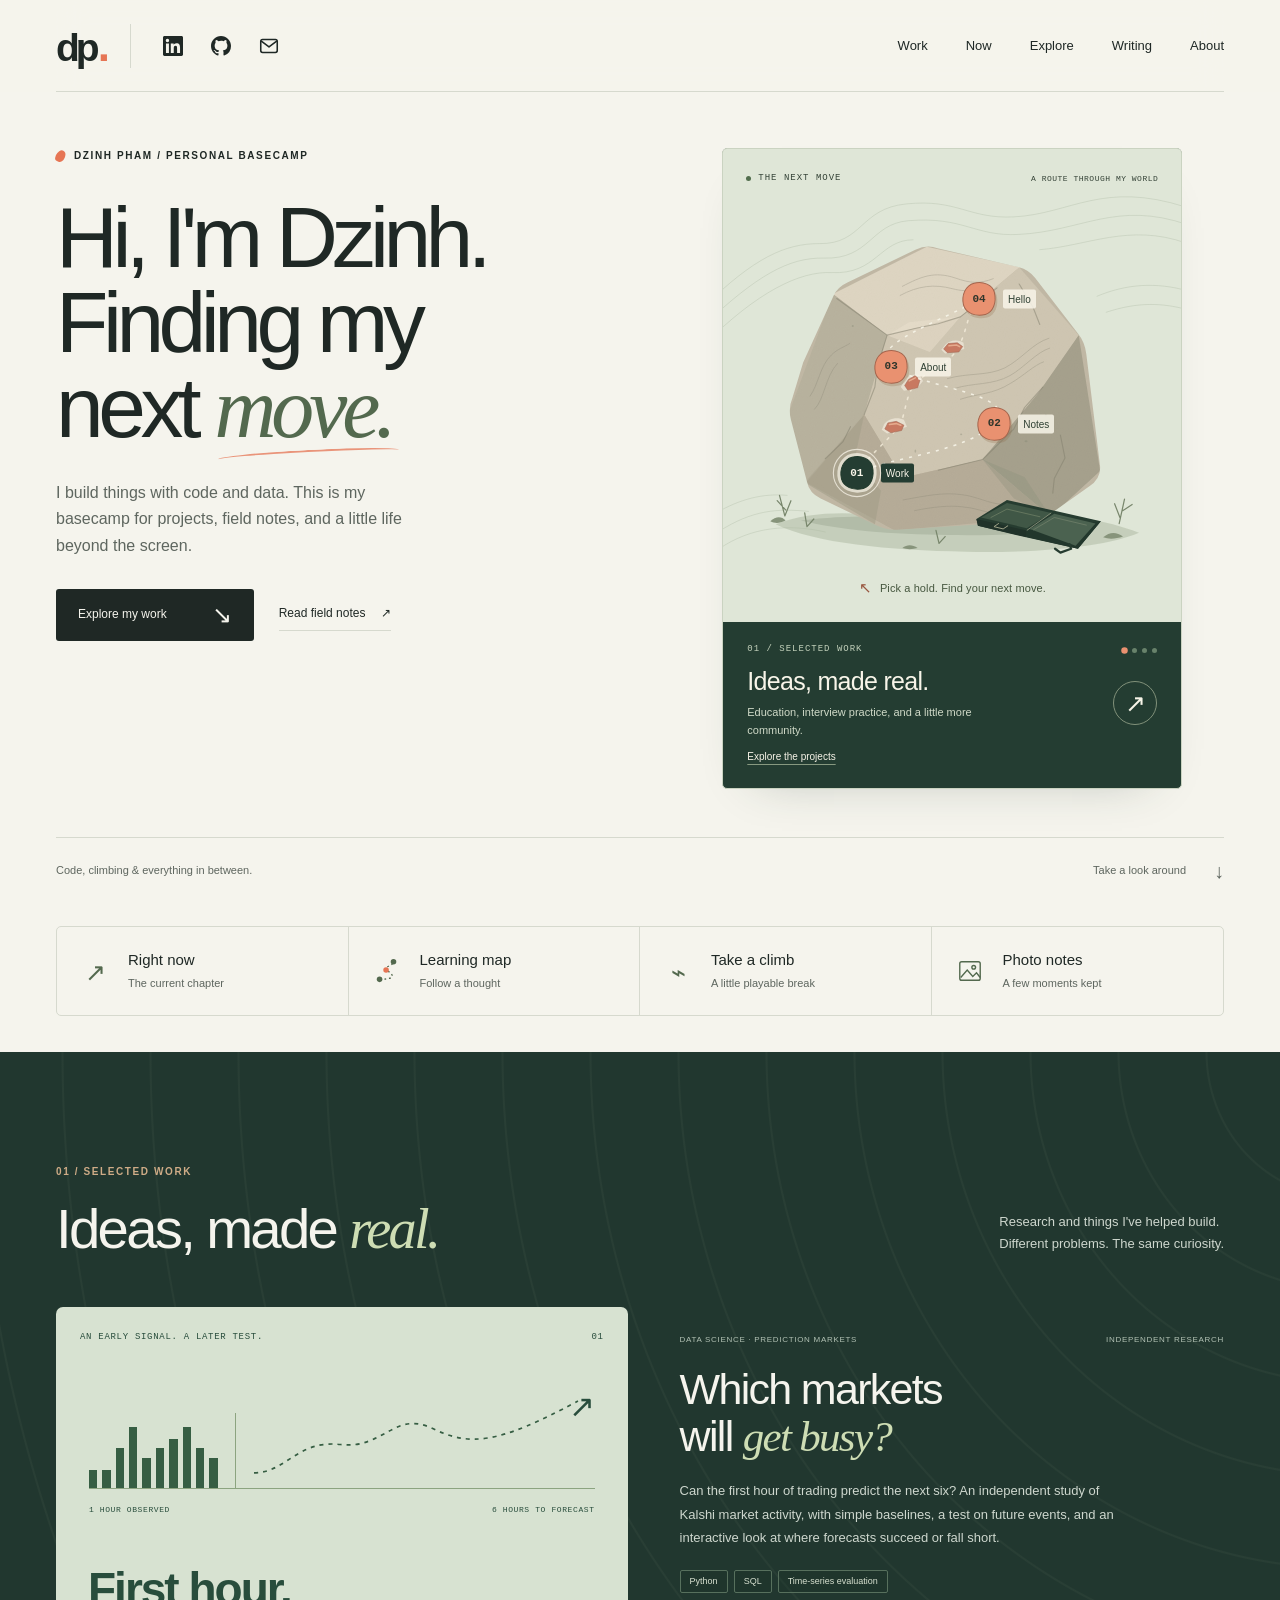
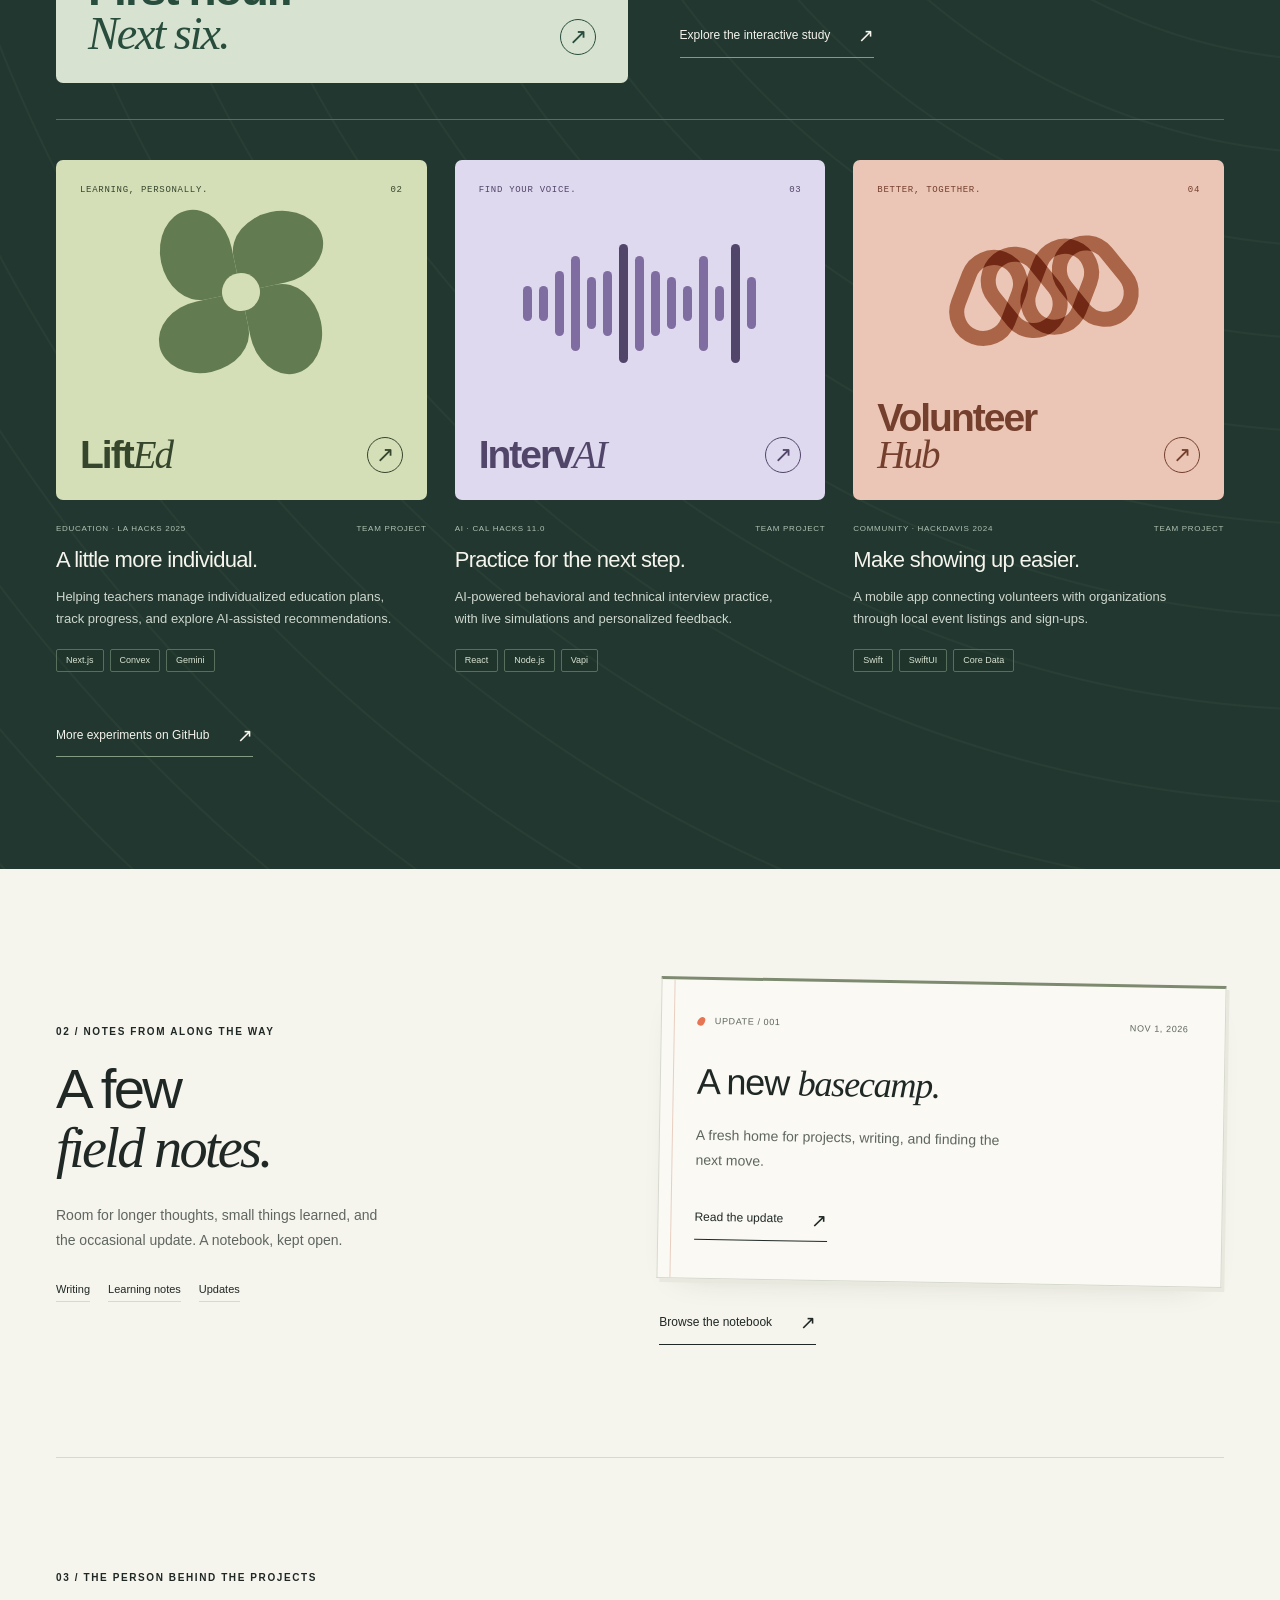
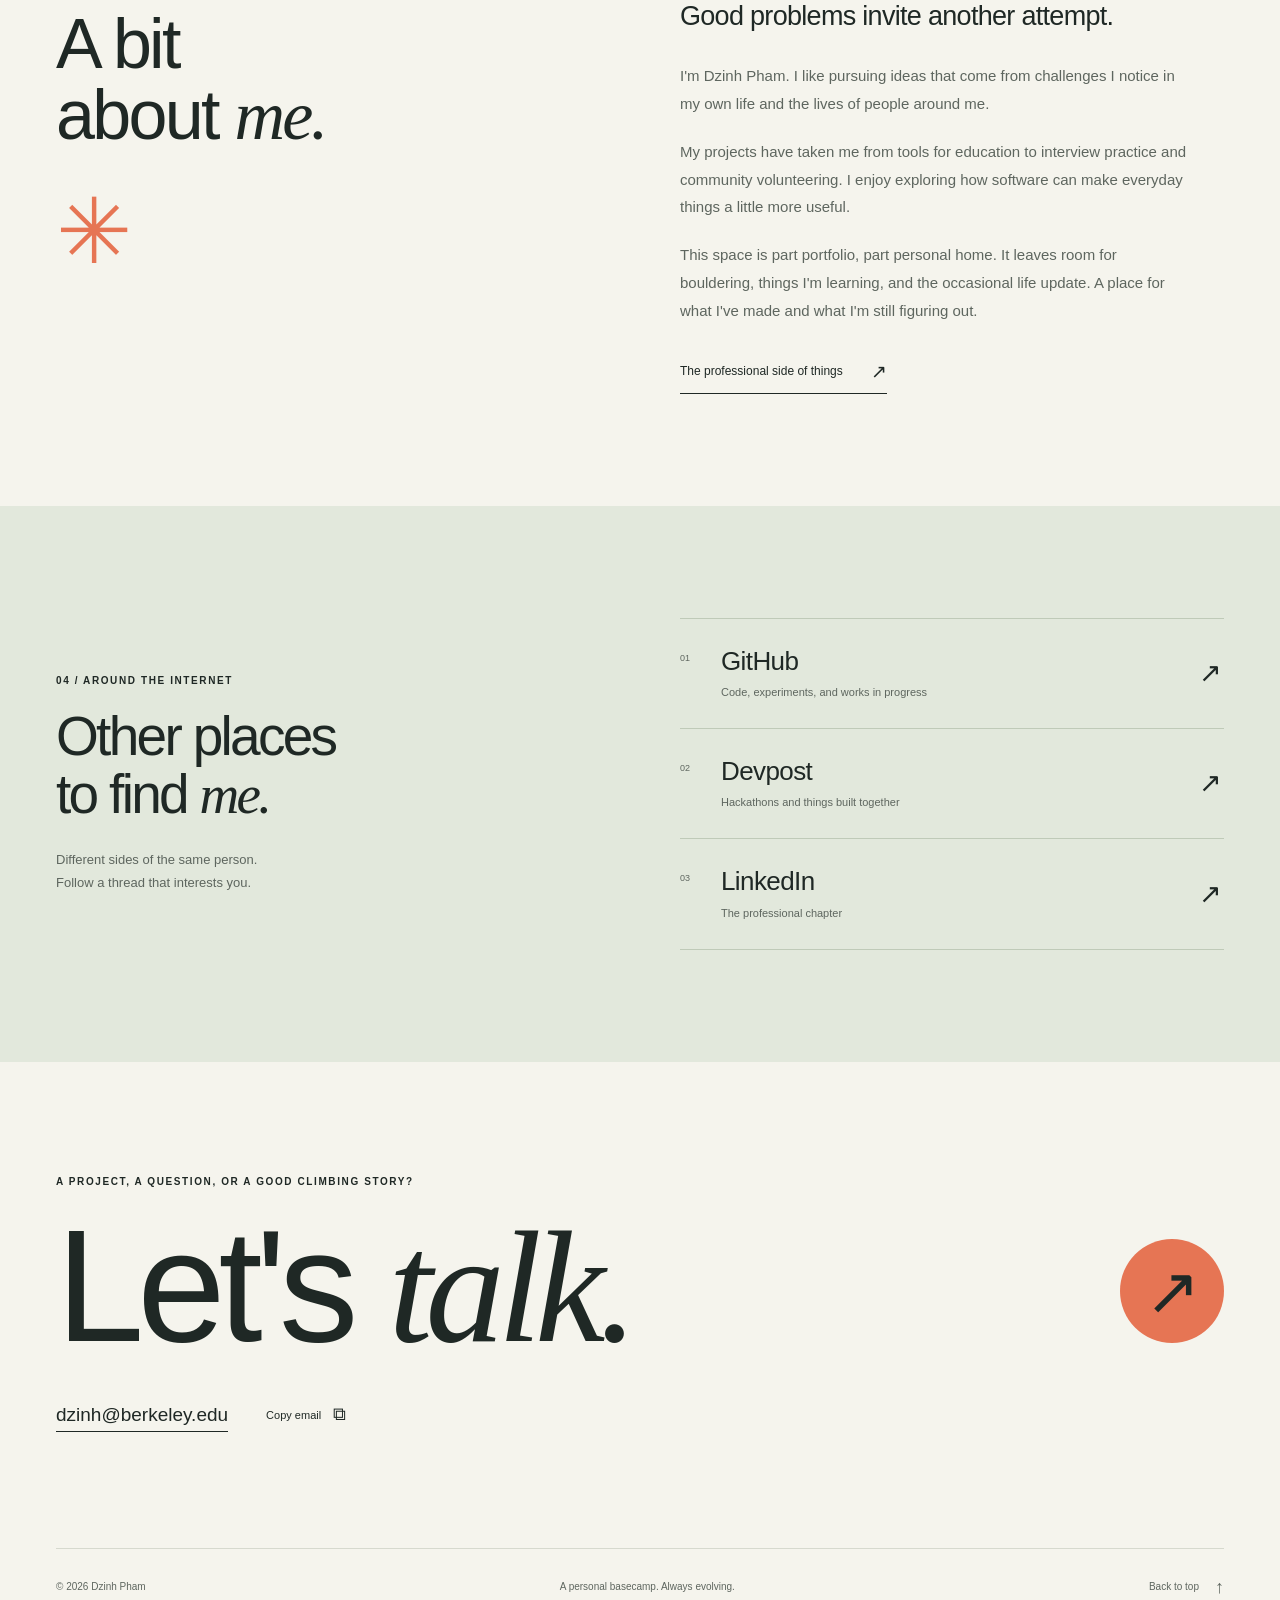
<file: index.html>
<!doctype html>
<html lang="en">
  <head>
    <meta charset="utf-8">
    <meta name="viewport" content="width=device-width, initial-scale=1">
    <meta name="theme-color" content="#f5f4ed">
    <meta name="description" content="Dzinh Pham's personal basecamp: projects, writing, learning notes, and occasional updates, with a little bouldering along the way.">
    <meta property="og:type" content="website">
    <meta property="og:title" content="Dzinh Pham — A personal basecamp">
    <meta property="og:description" content="Projects, field notes, and finding the next move.">
    <title>Dzinh Pham — A personal basecamp</title>
    <link rel="icon" href="favicon.svg" type="image/svg+xml">
    <link rel="stylesheet" href="styles.css">
    <link rel="stylesheet" href="experience.css">
    <link rel="stylesheet" href="basecamp.css">
    <link rel="stylesheet" href="route.css">
    <link rel="stylesheet" href="interactions.css">
    <script src="script.js" defer></script>
    <script src="route.js" defer></script>
    <script src="interactions.js" defer></script>
  </head>
  <body>
    <a class="skip-link" href="#main">Skip to content</a>
    <header class="site-header wrap">
      <a class="wordmark" href="#home" aria-label="Dzinh Pham, home">dp<span aria-hidden="true">.</span></a>
      <nav class="header-contact-links" aria-label="Contact and profiles">
        <a href="https://www.linkedin.com/in/dzinh-pham/" target="_blank" rel="noopener noreferrer" aria-label="LinkedIn (opens in a new tab)" title="LinkedIn">
          <svg viewBox="0 0 24 24" width="20" height="20" fill="currentColor" aria-hidden="true" focusable="false"><path d="M20.447 20.452h-3.554v-5.569c0-1.328-.027-3.037-1.852-3.037-1.853 0-2.136 1.445-2.136 2.939v5.667H9.351V9h3.414v1.561h.049c.476-.9 1.637-1.85 3.37-1.85 3.601 0 4.267 2.37 4.267 5.455v6.286ZM5.337 7.433a2.062 2.062 0 1 1 0-4.124 2.062 2.062 0 0 1 0 4.124Zm1.782 13.019H3.555V9h3.564v11.452ZM22.225 0H1.771C.792 0 0 .774 0 1.729v20.542C0 23.227.792 24 1.771 24h20.451C23.2 24 24 23.227 24 22.271V1.729C24 .774 23.2 0 22.222 0Z"/></svg>
        </a>
        <a href="https://github.com/DzinhP" target="_blank" rel="noopener noreferrer" aria-label="GitHub (opens in a new tab)" title="GitHub">
          <svg viewBox="0 0 16 16" width="20" height="20" fill="currentColor" aria-hidden="true" focusable="false"><path d="M8 0C3.58 0 0 3.58 0 8c0 3.54 2.29 6.53 5.47 7.59.4.07.55-.17.55-.38 0-.19-.01-.82-.01-1.49-2.01.37-2.53-.49-2.69-.94-.09-.23-.48-.94-.82-1.13-.28-.15-.68-.52-.01-.53.63-.01 1.08.58 1.23.82.72 1.21 1.87.87 2.33.66.07-.52.28-.87.51-1.07-1.78-.2-3.64-.89-3.64-3.95 0-.87.31-1.59.82-2.15-.08-.2-.36-1.02.08-2.12 0 0 .67-.21 2.2.82a7.65 7.65 0 0 1 2-.27c.68 0 1.36.09 2 .27 1.53-1.04 2.2-.82 2.2-.82.44 1.1.16 1.92.08 2.12.51.56.82 1.27.82 2.15 0 3.07-1.87 3.75-3.65 3.95.29.25.54.73.54 1.48 0 1.07-.01 1.93-.01 2.2 0 .21.15.46.55.38A8.01 8.01 0 0 0 16 8c0-4.42-3.58-8-8-8Z"/></svg>
        </a>
        <a href="mailto:dzinh@berkeley.edu" aria-label="Email Dzinh Pham" title="Email">
          <svg viewBox="0 0 24 24" width="22" height="22" fill="none" stroke="currentColor" stroke-width="1.7" stroke-linecap="round" stroke-linejoin="round" aria-hidden="true" focusable="false"><rect x="3" y="5" width="18" height="14" rx="2"/><path d="m4 7 8 6 8-6"/></svg>
        </a>
      </nav>
      <button class="menu-toggle" type="button" aria-expanded="false" aria-controls="site-nav">Menu <span aria-hidden="true">+</span></button>
      <nav id="site-nav" class="site-nav" aria-label="Main navigation">
        <a href="#work">Work</a>
        <a href="now/">Now</a>
        <a href="explore/">Explore</a>
        <a href="writing/">Writing</a>
        <a href="#about">About</a>
      </nav>
    </header>

    <main id="main">
      <section id="home" class="hero wrap" aria-labelledby="hero-heading">
        <div class="hero-copy">
          <p class="eyebrow"><span class="route-dot" aria-hidden="true"></span> Dzinh Pham / Personal basecamp</p>
          <h1 id="hero-heading">Hi, I'm Dzinh.<br>Finding my<br>next <em>move.</em></h1>
          <p class="hero-intro">I build things with code and data. This is my basecamp for projects, field notes, and a little life beyond the screen.</p>
          <div class="hero-actions"><a class="button button-dark" href="#work">Explore my work <span aria-hidden="true">↘</span></a><a class="hero-notes-link" href="writing/">Read field notes <span aria-hidden="true">↗</span></a></div>
        </div>
        <div class="climb-scene" aria-label="Explore the basecamp">
          <div class="route-wall">
            <img class="route-rock" src="assets/boulder.svg" alt="An illustrated boulder with a climbing route and a crash pad." width="600" height="620" fetchpriority="high">
            <div class="route-caption"><strong>THE NEXT MOVE</strong><span>A ROUTE THROUGH MY WORLD</span></div>
            <div class="route-controls" role="group" aria-label="Pick a climbing hold to explore the site" hidden>
              <svg class="route-line" viewBox="0 0 600 620" aria-hidden="true">
                <path class="route-track" d="M175 425C218 403 315 399 355 360S256 312 220 285S291 224 335 197"/>
                <path class="route-trace" pathLength="1" d="M175 425C218 403 315 399 355 360"/>
                <path class="route-trace" pathLength="1" d="M355 360C395 321 256 312 220 285"/>
                <path class="route-trace" pathLength="1" d="M220 285C184 258 291 224 335 197"/>
              </svg>
              <button class="route-hold" style="--hold-x:29.1667%;--hold-y:68.5484%" type="button" aria-label="01 Work — explore projects" aria-pressed="true" aria-controls="route-panel"><span class="route-hold-number" aria-hidden="true">01</span><span class="route-hold-label" aria-hidden="true">Work</span></button>
              <button class="route-hold" style="--hold-x:59.1667%;--hold-y:58.0645%" type="button" aria-label="02 Notes — explore field notes" aria-pressed="false" aria-controls="route-panel"><span class="route-hold-number" aria-hidden="true">02</span><span class="route-hold-label" aria-hidden="true">Notes</span></button>
              <button class="route-hold" style="--hold-x:36.6667%;--hold-y:45.9677%" type="button" aria-label="03 About — get to know me" aria-pressed="false" aria-controls="route-panel"><span class="route-hold-number" aria-hidden="true">03</span><span class="route-hold-label" aria-hidden="true">About</span></button>
              <button class="route-hold" style="--hold-x:55.8333%;--hold-y:31.7742%" type="button" aria-label="04 Hello — explore contact" aria-pressed="false" aria-controls="route-panel"><span class="route-hold-number" aria-hidden="true">04</span><span class="route-hold-label" aria-hidden="true">Hello</span></button>
            </div>
            <p class="route-invitation">A little chalk. A little curiosity.</p>
          </div>
          <div class="route-panel" id="route-panel">
            <div class="route-panel-topline"><span class="route-panel-category">01 / Selected work</span><span class="route-panel-markers" aria-hidden="true"><i class="is-current"></i><i></i><i></i><i></i></span></div>
            <div class="route-panel-content" aria-live="polite" aria-atomic="true">
              <h2 class="route-panel-title">Ideas, made real.</h2>
              <p class="route-panel-description">Education, interview practice, and a little more community.</p>
              <a class="route-destination" data-route-link href="#work"><span class="route-destination-label">Explore the projects</span><span aria-hidden="true">↗</span></a>
            </div>
            <a class="route-link-text" data-route-link href="#work">Explore the projects</a>
          </div>
        </div>
        <div class="hero-foot"><span>Code, climbing & everything in between.</span><a href="#work">Take a look around <span aria-hidden="true">↓</span></a></div>
      </section>

      <nav class="basecamp-links wrap" aria-label="Explore the personal side">
        <a href="now/"><span class="basecamp-link-mark" aria-hidden="true">↗</span><span><strong>Right now</strong><small>The current chapter</small></span></a>
        <a href="learning/"><span class="basecamp-link-mark" aria-hidden="true"><svg viewBox="0 0 28 28" fill="none"><path d="M6 23c21 0 13-7 7-10S21 9 21 4" stroke="currentColor" stroke-width="1.4" stroke-dasharray="2 3"/><circle cx="6" cy="23" r="3" fill="currentColor"/><circle cx="13" cy="13" r="3" fill="#e67554"/><circle cx="21" cy="4" r="3" fill="currentColor"/></svg></span><span><strong>Learning map</strong><small>Follow a thought</small></span></a>
        <a href="climb/"><span class="basecamp-link-mark" aria-hidden="true">⌁</span><span><strong>Take a climb</strong><small>A little playable break</small></span></a>
        <a href="photos/"><span class="basecamp-link-mark" aria-hidden="true"><svg viewBox="0 0 28 28" fill="none" stroke="currentColor" stroke-width="1.5"><rect x="3" y="4" width="22" height="20" rx="2"/><circle cx="18" cy="10" r="2"/><path d="m4 21 7-8 6 7 4-4 4 5"/></svg></span><span><strong>Photo notes</strong><small>A few moments kept</small></span></a>
      </nav>

      <section id="work" class="work section-pad" aria-labelledby="work-heading">
        <div class="wrap">
          <div class="section-heading">
            <div><p class="eyebrow">01 / Selected work</p><h2 id="work-heading">Ideas, made <em>real.</em></h2></div>
            <p>Research and things I've helped build. <br>Different problems. The same curiosity.</p>
          </div>
          <div class="project-grid">
            <article class="project project-research">
              <a class="project-visual visual-market-research" href="https://dzinh-market-activity.nodus-inc-0556.chatgpt.site" target="_blank" rel="noopener noreferrer" aria-label="Explore Which markets will get busy? — an independent research study (opens in new tab)">
                <div class="visual-topline"><span>AN EARLY SIGNAL. A LATER TEST.</span><span>01</span></div>
                <div class="market-research-art" aria-hidden="true"><div class="market-observed-bars"><i></i><i></i><i></i><i></i><i></i><i></i><i></i><i></i><i></i><i></i></div><div class="market-forecast-line"><svg viewBox="0 0 300 90" preserveAspectRatio="none"><path d="M0 75 C30 75 40 42 80 47 S130 13 165 31 S225 47 300 4"/></svg><span>↗</span></div></div>
                <div class="market-time-labels" aria-hidden="true"><span>1 HOUR OBSERVED</span><span>6 HOURS TO FORECAST</span></div>
                <div class="visual-title">First hour.<br><span>Next six.</span><span class="visual-arrow" aria-hidden="true">↗</span></div>
              </a>
              <div class="research-project-copy">
                <div class="project-meta"><span>DATA SCIENCE · PREDICTION MARKETS</span><span>INDEPENDENT RESEARCH</span></div>
                <h3><a href="https://dzinh-market-activity.nodus-inc-0556.chatgpt.site" target="_blank" rel="noopener noreferrer">Which markets<br>will <em>get busy?</em></a></h3>
                <p>Can the first hour of trading predict the next six? An independent study of Kalshi market activity, with simple baselines, a test on future events, and an interactive look at where forecasts succeed or fall short.</p>
                <ul class="tags" aria-label="Market activity research skills"><li>Python</li><li>SQL</li><li>Time-series evaluation</li></ul>
                <a class="text-link research-project-link" href="https://dzinh-market-activity.nodus-inc-0556.chatgpt.site" target="_blank" rel="noopener noreferrer">Explore the interactive study <span aria-hidden="true">↗</span></a>
              </div>
            </article>
            <article class="project">
              <a class="project-visual visual-lifted" href="https://devpost.com/software/lifted" target="_blank" rel="noopener noreferrer" aria-label="Explore LiftEd on Devpost (opens in new tab)">
                <div class="visual-topline"><span>LEARNING, PERSONALLY.</span><span>02</span></div>
                <div class="lifted-art" aria-hidden="true"><span class="petal p1"></span><span class="petal p2"></span><span class="petal p3"></span><span class="petal p4"></span><span class="petal-center"></span></div>
                <div class="visual-title">Lift<span>Ed</span><span class="visual-arrow" aria-hidden="true">↗</span></div>
              </a>
              <div class="project-meta"><span>EDUCATION · LA HACKS 2025</span><span>TEAM PROJECT</span></div>
              <h3><a href="https://devpost.com/software/lifted" target="_blank" rel="noopener noreferrer">A little more individual.</a></h3>
              <p>Helping teachers manage individualized education plans, track progress, and explore AI-assisted recommendations.</p>
              <ul class="tags" aria-label="LiftEd technologies"><li>Next.js</li><li>Convex</li><li>Gemini</li></ul>
            </article>
            <article class="project">
              <a class="project-visual visual-intervai" href="https://devpost.com/software/intervai" target="_blank" rel="noopener noreferrer" aria-label="Explore IntervAI on Devpost (opens in new tab)">
                <div class="visual-topline"><span>FIND YOUR VOICE.</span><span>03</span></div>
                <div class="waveform" aria-hidden="true"><i></i><i></i><i></i><i></i><i></i><i></i><i></i><i></i><i></i><i></i><i></i><i></i><i></i><i></i><i></i></div>
                <div class="visual-title">Interv<span>AI</span><span class="visual-arrow" aria-hidden="true">↗</span></div>
              </a>
              <div class="project-meta"><span>AI · CAL HACKS 11.0</span><span>TEAM PROJECT</span></div>
              <h3><a href="https://devpost.com/software/intervai" target="_blank" rel="noopener noreferrer">Practice for the next step.</a></h3>
              <p>AI-powered behavioral and technical interview practice, with live simulations and personalized feedback.</p>
              <ul class="tags" aria-label="IntervAI technologies"><li>React</li><li>Node.js</li><li>Vapi</li></ul>
            </article>
            <article class="project">
              <a class="project-visual visual-volunteer" href="https://devpost.com/software/volunteer-hub-ajgw8x" target="_blank" rel="noopener noreferrer" aria-label="Explore Volunteer Hub on Devpost (opens in new tab)">
                <div class="visual-topline"><span>BETTER, TOGETHER.</span><span>04</span></div>
                <div class="community-art" aria-hidden="true"><span></span><span></span><span></span><span></span></div>
                <div class="visual-title">Volunteer<br><span>Hub</span><span class="visual-arrow" aria-hidden="true">↗</span></div>
              </a>
              <div class="project-meta"><span>COMMUNITY · HACKDAVIS 2024</span><span>TEAM PROJECT</span></div>
              <h3><a href="https://devpost.com/software/volunteer-hub-ajgw8x" target="_blank" rel="noopener noreferrer">Make showing up easier.</a></h3>
              <p>A mobile app connecting volunteers with organizations through local event listings and sign-ups.</p>
              <ul class="tags" aria-label="Volunteer Hub technologies"><li>Swift</li><li>SwiftUI</li><li>Core Data</li></ul>
            </article>
          </div>
          <a class="text-link all-work" href="https://github.com/DzinhP" target="_blank" rel="noopener noreferrer">More experiments on GitHub <span aria-hidden="true">↗</span></a>
        </div>
      </section>

      <section id="notes" class="field-notes section-pad wrap" aria-labelledby="notes-heading">
        <div class="notebook-intro">
          <p class="eyebrow">02 / Notes from along the way</p>
          <h2 id="notes-heading">A few<br><em>field notes.</em></h2>
          <p>Room for longer thoughts, small things learned, and the occasional update. A notebook, kept open.</p>
          <div class="note-categories" aria-label="Browse writing categories"><a href="writing/?category=writing">Writing</a><a href="writing/?category=learning">Learning notes</a><a href="writing/?category=updates">Updates</a></div>
        </div>
        <div class="notebook-latest">
          <article class="field-note-entry">
            <div class="note-meta"><span><span class="route-dot" aria-hidden="true"></span> Update / 001</span><time datetime="2026-11-01">Nov 1, 2026</time></div>
            <h3><a href="writing/a-new-basecamp/">A new <em>basecamp.</em></a></h3>
            <p>A fresh home for projects, writing, and finding the next move.</p>
            <a class="text-link" href="writing/a-new-basecamp/">Read the update <span aria-hidden="true">↗</span></a>
          </article>
          <a class="text-link browse-notes" href="writing/">Browse the notebook <span aria-hidden="true">↗</span></a>
        </div>
      </section>

      <section id="about" class="about section-pad wrap" aria-labelledby="about-heading">
        <div class="about-heading"><p class="eyebrow">03 / The person behind the projects</p><h2 id="about-heading">A bit<br>about <em>me.</em></h2><span class="about-asterisk" aria-hidden="true">✳</span></div>
        <div class="about-copy">
          <p class="large-copy">Good problems invite another attempt.</p>
          <p>I'm Dzinh Pham. I like pursuing ideas that come from challenges I notice in my own life and the lives of people around me.</p>
          <p>My projects have taken me from tools for education to interview practice and community volunteering. I enjoy exploring how software can make everyday things a little more useful.</p>
          <p>This space is part portfolio, part personal home. It leaves room for bouldering, things I'm learning, and the occasional life update. A place for what I've made and what I'm still figuring out.</p>
          <a class="text-link" href="https://www.linkedin.com/in/dzinh-pham/" target="_blank" rel="noopener noreferrer">The professional side of things <span aria-hidden="true">↗</span></a>
        </div>
      </section>

      <section id="elsewhere" class="elsewhere section-pad" aria-labelledby="elsewhere-heading">
        <div class="wrap elsewhere-grid">
          <div><p class="eyebrow">04 / Around the internet</p><h2 id="elsewhere-heading">Other places<br>to find <em>me.</em></h2><p class="elsewhere-intro">Different sides of the same person.<br>Follow a thread that interests you.</p></div>
          <div class="social-list">
            <a href="https://github.com/DzinhP" target="_blank" rel="noopener noreferrer"><span class="social-number">01</span><span><strong>GitHub</strong><small>Code, experiments, and works in progress</small></span><span class="social-arrow" aria-hidden="true">↗</span></a>
            <a href="https://devpost.com/DzinhP" target="_blank" rel="noopener noreferrer"><span class="social-number">02</span><span><strong>Devpost</strong><small>Hackathons and things built together</small></span><span class="social-arrow" aria-hidden="true">↗</span></a>
            <a href="https://www.linkedin.com/in/dzinh-pham/" target="_blank" rel="noopener noreferrer"><span class="social-number">03</span><span><strong>LinkedIn</strong><small>The professional chapter</small></span><span class="social-arrow" aria-hidden="true">↗</span></a>
          </div>
        </div>
      </section>

      <section id="contact" class="contact wrap" aria-labelledby="contact-heading">
        <p class="eyebrow">A project, a question, or a good climbing story?</p>
        <div class="contact-title"><h2 id="contact-heading">Let's <em>talk.</em></h2><a class="contact-arrow" href="mailto:dzinh@berkeley.edu" aria-label="Email Dzinh Pham"><span aria-hidden="true">↗</span></a></div>
        <div class="contact-details"><a href="mailto:dzinh@berkeley.edu">dzinh@berkeley.edu</a><button class="copy-email" type="button" data-email="dzinh@berkeley.edu" aria-label="Copy email address">Copy email <span aria-hidden="true">⧉</span></button></div>
        <p id="copy-status" class="copy-status" role="status" aria-live="polite"></p>
      </section>
    </main>

    <footer class="site-footer wrap"><p>© <span id="year">2026</span> Dzinh Pham</p><p>A personal basecamp. Always evolving.</p><a href="#home">Back to top <span aria-hidden="true">↑</span></a></footer>
  </body>
</html>
</file>
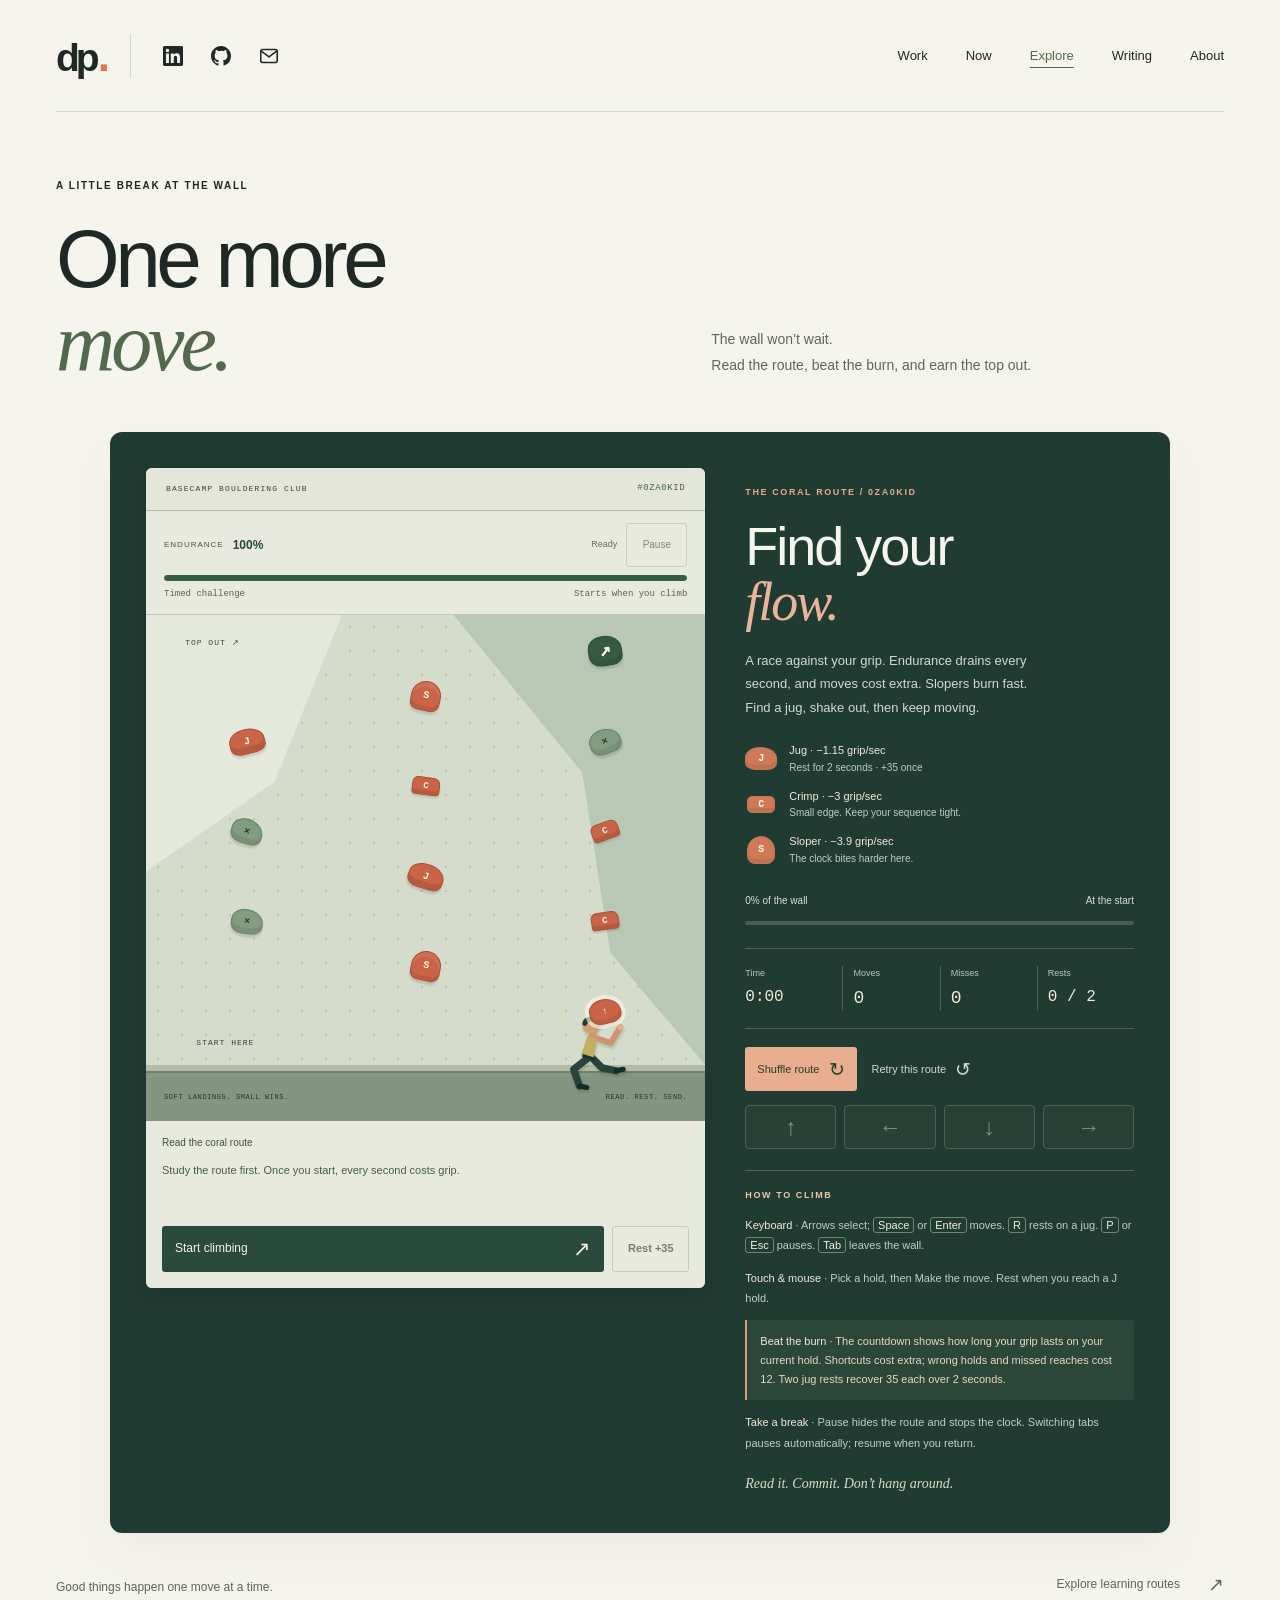
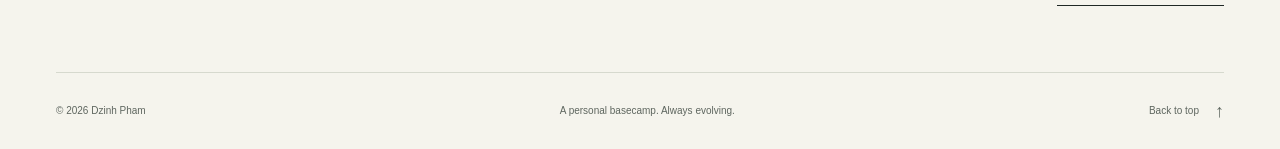
<file: climb/index.html>
<!doctype html>
<html lang="en">
  <head>
    <meta charset="utf-8">
    <meta name="viewport" content="width=device-width, initial-scale=1">
    <meta name="theme-color" content="#f5f4ed">
    <meta name="description" content="Take a little climbing break. Read the route, find your next hold, and reach the top of this miniature bouldering wall.">
    <title>One more move — Dzinh Pham</title>
    <link rel="icon" href="../favicon.svg" type="image/svg+xml">
    <link rel="stylesheet" href="../styles.css">
    <link rel="stylesheet" href="../basecamp.css">
    <link rel="stylesheet" href="climb.css?v=7">
    <script src="../script.js" defer></script>
    <script src="climb-logic.js?v=8" defer></script>
    <script src="climb.js?v=7" defer></script>
  </head>
  <body class="climbing-page">
    <a class="skip-link" href="#main">Skip to content</a>
    <header class="site-header wrap">
      <a class="wordmark" href="../" aria-label="Dzinh Pham, home">dp<span aria-hidden="true">.</span></a>
      <nav class="header-contact-links" aria-label="Contact and profiles">
        <a href="https://www.linkedin.com/in/dzinh-pham/" target="_blank" rel="noopener noreferrer" aria-label="LinkedIn (opens in a new tab)" title="LinkedIn">
          <svg viewBox="0 0 24 24" width="20" height="20" fill="currentColor" aria-hidden="true" focusable="false"><path d="M20.447 20.452h-3.554v-5.569c0-1.328-.027-3.037-1.852-3.037-1.853 0-2.136 1.445-2.136 2.939v5.667H9.351V9h3.414v1.561h.049c.476-.9 1.637-1.85 3.37-1.85 3.601 0 4.267 2.37 4.267 5.455v6.286ZM5.337 7.433a2.062 2.062 0 1 1 0-4.124 2.062 2.062 0 0 1 0 4.124Zm1.782 13.019H3.555V9h3.564v11.452ZM22.225 0H1.771C.792 0 0 .774 0 1.729v20.542C0 23.227.792 24 1.771 24h20.451C23.2 24 24 23.227 24 22.271V1.729C24 .774 23.2 0 22.222 0Z"/></svg>
        </a>
        <a href="https://github.com/DzinhP" target="_blank" rel="noopener noreferrer" aria-label="GitHub (opens in a new tab)" title="GitHub">
          <svg viewBox="0 0 16 16" width="20" height="20" fill="currentColor" aria-hidden="true" focusable="false"><path d="M8 0C3.58 0 0 3.58 0 8c0 3.54 2.29 6.53 5.47 7.59.4.07.55-.17.55-.38 0-.19-.01-.82-.01-1.49-2.01.37-2.53-.49-2.69-.94-.09-.23-.48-.94-.82-1.13-.28-.15-.68-.52-.01-.53.63-.01 1.08.58 1.23.82.72 1.21 1.87.87 2.33.66.07-.52.28-.87.51-1.07-1.78-.2-3.64-.89-3.64-3.95 0-.87.31-1.59.82-2.15-.08-.2-.36-1.02.08-2.12 0 0 .67-.21 2.2.82a7.65 7.65 0 0 1 2-.27c.68 0 1.36.09 2 .27 1.53-1.04 2.2-.82 2.2-.82.44 1.1.16 1.92.08 2.12.51.56.82 1.27.82 2.15 0 3.07-1.87 3.75-3.65 3.95.29.25.54.73.54 1.48 0 1.07-.01 1.93-.01 2.2 0 .21.15.46.55.38A8.01 8.01 0 0 0 16 8c0-4.42-3.58-8-8-8Z"/></svg>
        </a>
        <a href="mailto:dzinh@berkeley.edu" aria-label="Email Dzinh Pham" title="Email">
          <svg viewBox="0 0 24 24" width="22" height="22" fill="none" stroke="currentColor" stroke-width="1.7" stroke-linecap="round" stroke-linejoin="round" aria-hidden="true" focusable="false"><rect x="3" y="5" width="18" height="14" rx="2"/><path d="m4 7 8 6 8-6"/></svg>
        </a>
      </nav>
      <button class="menu-toggle" type="button" aria-expanded="false" aria-controls="site-nav">Menu <span aria-hidden="true">+</span></button>
      <nav id="site-nav" class="site-nav" aria-label="Main navigation">
        <a href="../#work">Work</a>
        <a href="../now/">Now</a>
        <a href="../explore/" aria-current="location">Explore</a>
        <a href="../writing/">Writing</a>
        <a href="../#about">About</a>
      </nav>
    </header>

    <main id="main" class="wrap climbing-main">
      <section class="climbing-intro" aria-labelledby="climbing-heading">
        <div>
          <p class="eyebrow">A little break at the wall</p>
          <h1 id="climbing-heading">One more <em>move.</em></h1>
        </div>
        <p>The wall won’t wait.<br>Read the route, beat the burn, and earn the top out.</p>
      </section>

      <section class="climb-game" aria-labelledby="game-heading">
        <div class="climb-wall-panel">
          <div class="climb-wall-topline"><span>BASECAMP BOULDERING CLUB</span><span id="climb-route-code">↗</span></div>
          <div class="climb-endurance" id="climb-endurance" hidden>
            <div class="climb-endurance-label"><span>Endurance</span><strong id="climb-endurance-value">100%</strong><span id="climb-endurance-note">Ready</span><button class="climb-pause" id="climb-pause" type="button" disabled>Pause</button></div>
            <div class="climb-endurance-track" id="climb-endurance-meter" role="meter" aria-label="Endurance" aria-valuemin="0" aria-valuemax="100" aria-valuenow="100"><span id="climb-endurance-fill"></span></div>
            <div class="climb-timing"><span id="climb-drain-rate">Timed challenge</span><span id="climb-seconds-left" role="timer" aria-live="off">Clock starts when you climb</span></div>
          </div>
          <div class="climb-stage" id="climb-stage" tabindex="0" role="group" aria-label="Climbing wall" aria-describedby="climb-keyboard-help" hidden>
            <div class="wall-facet wall-facet-one" aria-hidden="true"></div>
            <div class="wall-facet wall-facet-two" aria-hidden="true"></div>
            <span class="wall-finish-label" aria-hidden="true">TOP OUT ↗</span>
            <span class="wall-start-label" aria-hidden="true">START HERE</span>
            <svg class="climb-trail" viewBox="0 0 100 100" preserveAspectRatio="none" aria-hidden="true"><polyline id="climb-trail" points="32,83" fill="none" stroke="currentColor" stroke-width="2" vector-effect="non-scaling-stroke" stroke-linecap="round" stroke-linejoin="round"/></svg>
            <div id="climb-holds" class="climb-holds"></div>
            <div class="mini-climber" id="mini-climber" aria-hidden="true">
              <svg viewBox="-48 -8 96 132" fill="none">
                <path d="m-18 34 8-16 10-18M-15 36 8 44 21 22" stroke="#ce946e" stroke-width="8" stroke-linecap="round" stroke-linejoin="round"/>
                <path d="m-20 62-23 18 8 23m15-41 16 16 19 4" stroke="#29423c" stroke-width="10" stroke-linecap="round" stroke-linejoin="round"/>
                <path d="m-24 34 13 5-5 27-17-5Z" fill="#c3ae65"/>
                <path d="m-31 61 17 5" stroke="#15332c" stroke-width="4"/>
                <circle cx="-21" cy="21" r="10" fill="#d3a078"/>
                <path d="M-31 19c-1-14 21-16 21-2l-11-3-6 7Z" fill="#263a33"/>
                <path d="m-35 103 10 2M15 82l10-2" stroke="#152b25" stroke-width="7" stroke-linecap="round"/>
                <circle cx="0" cy="0" r="4" fill="#e2b38b"/><circle cx="21" cy="22" r="4" fill="#e2b38b"/>
              </svg>
            </div>
            <div class="climb-celebration" id="climb-celebration" aria-hidden="true"><span>✦</span><span>✧</span><span>✦</span><span>✧</span><span>✦</span></div>
            <div class="climb-result" id="climb-result" hidden><p class="eyebrow" id="climb-result-kicker"></p><h3 id="climb-result-title"></h3><p id="climb-result-summary"></p></div>
          </div>
          <div class="climb-nojs" id="climb-nojs">
            <span aria-hidden="true">↗</span>
            <p>This little climbing wall needs JavaScript to play.</p>
            <p>In the meantime, <a href="../learning/">explore the learning routes</a> or <a href="../writing/">read a field note</a>.</p>
          </div>
          <div class="climb-mat" aria-hidden="true"><span>SOFT LANDINGS. SMALL WINS.</span><span>READ. REST. SEND.</span></div>
          <div class="climb-board-toolbar" id="climb-board-toolbar" hidden>
            <div class="climb-board-readout"><p id="climb-board-selection">Read the coral route</p><strong id="climb-move-cost"></strong></div>
            <p class="climb-status" id="climb-status" role="status" aria-live="polite" aria-atomic="true">Study the route first. Once you start, every second costs grip.</p>
            <div class="climb-board-buttons">
              <button type="button" class="climb-board-action" id="climb-board-action">Start climbing <span aria-hidden="true">↗</span></button>
              <button type="button" class="climb-rest" id="climb-rest" disabled>Rest +35</button>
            </div>
            <div class="climb-rest-progress" id="climb-rest-progress" aria-hidden="true" hidden><span id="climb-rest-fill"></span></div>
          </div>
        </div>

        <div class="climb-console">
          <p class="eyebrow climb-route-number" id="climb-route-name">A new problem, every time</p>
          <h2 id="game-heading">Find your <em>flow.</em></h2>
          <p class="climb-description">A race against your grip. Endurance drains every second, and moves cost extra. Slopers burn fast. Find a jug, shake out, then keep moving.</p>
          <ul class="climb-legend" aria-label="Hold types">
            <li><span class="climb-legend-mark is-jug" aria-hidden="true">J</span><span><strong>Jug · −1.15 grip/sec</strong> Rest for 2 seconds · +35 once</span></li>
            <li><span class="climb-legend-mark is-crimp" aria-hidden="true">C</span><span><strong>Crimp · −3 grip/sec</strong> Small edge. Keep your sequence tight.</span></li>
            <li><span class="climb-legend-mark is-sloper" aria-hidden="true">S</span><span><strong>Sloper · −3.9 grip/sec</strong> The clock bites harder here.</span></li>
          </ul>
          <div class="climb-progress" aria-label="Route progress">
            <p><span id="climb-progress-label">0% of the wall</span><span id="climb-phase">At the start</span></p>
            <div class="climb-progress-track" aria-hidden="true"><span id="climb-progress-fill"></span></div>
          </div>
          <dl class="climb-session-stats"><div><dt>Time</dt><dd id="climb-stat-time" aria-live="off">0:00</dd></div><div><dt>Moves</dt><dd id="climb-stat-moves">0</dd></div><div><dt>Misses</dt><dd id="climb-stat-mistakes">0</dd></div><div><dt>Rests</dt><dd id="climb-stat-rests">0 / 2</dd></div></dl>
          <div class="climb-controls" id="climb-controls" hidden>
            <div class="climb-route-actions">
              <button class="climb-shuffle" id="climb-shuffle" type="button">Shuffle route <span aria-hidden="true">↻</span></button>
              <button class="climb-reset" id="climb-reset" type="button">Retry this route <span aria-hidden="true">↺</span></button>
            </div>
            <div class="climb-pad" role="group" aria-label="Choose a hold in a direction">
              <button type="button" data-direction="up" aria-label="Select hold above" disabled>↑</button>
              <button type="button" data-direction="left" aria-label="Select hold to the left" disabled>←</button>
              <button type="button" data-direction="down" aria-label="Select hold below" disabled>↓</button>
              <button type="button" data-direction="right" aria-label="Select hold to the right" disabled>→</button>
            </div>
          </div>
          <div class="climb-instructions" id="climb-instructions">
            <p class="eyebrow">How to climb</p>
            <p id="climb-keyboard-help"><strong>Keyboard</strong> · Arrows select; <kbd>Space</kbd> or <kbd>Enter</kbd> moves. <kbd>R</kbd> rests on a jug. <kbd>P</kbd> or <kbd>Esc</kbd> pauses. <kbd>Tab</kbd> leaves the wall.</p>
            <p><strong>Touch & mouse</strong> · Pick a hold, then Make the move. Rest when you reach a J hold.</p>
            <p class="climb-rule"><strong>Beat the burn</strong> · The countdown shows how long your grip lasts on your current hold. Shortcuts cost extra; wrong holds and missed reaches cost 12. Two jug rests recover 35 each over 2 seconds.</p>
            <p><strong>Take a break</strong> · Pause hides the route and stops the clock. Switching tabs pauses automatically; resume when you return.</p>
            <p class="climb-tip">Read it. Commit. Don’t hang around.</p>
          </div>
        </div>
      </section>

      <div class="climbing-signoff"><p>Good things happen one move at a time.</p><a class="text-link" href="../learning/">Explore learning routes <span aria-hidden="true">↗</span></a></div>
    </main>
    <footer class="site-footer wrap"><p>© <span id="year">2026</span> Dzinh Pham</p><p>A personal basecamp. Always evolving.</p><a href="#main">Back to top <span aria-hidden="true">↑</span></a></footer>
  </body>
</html>
</file>
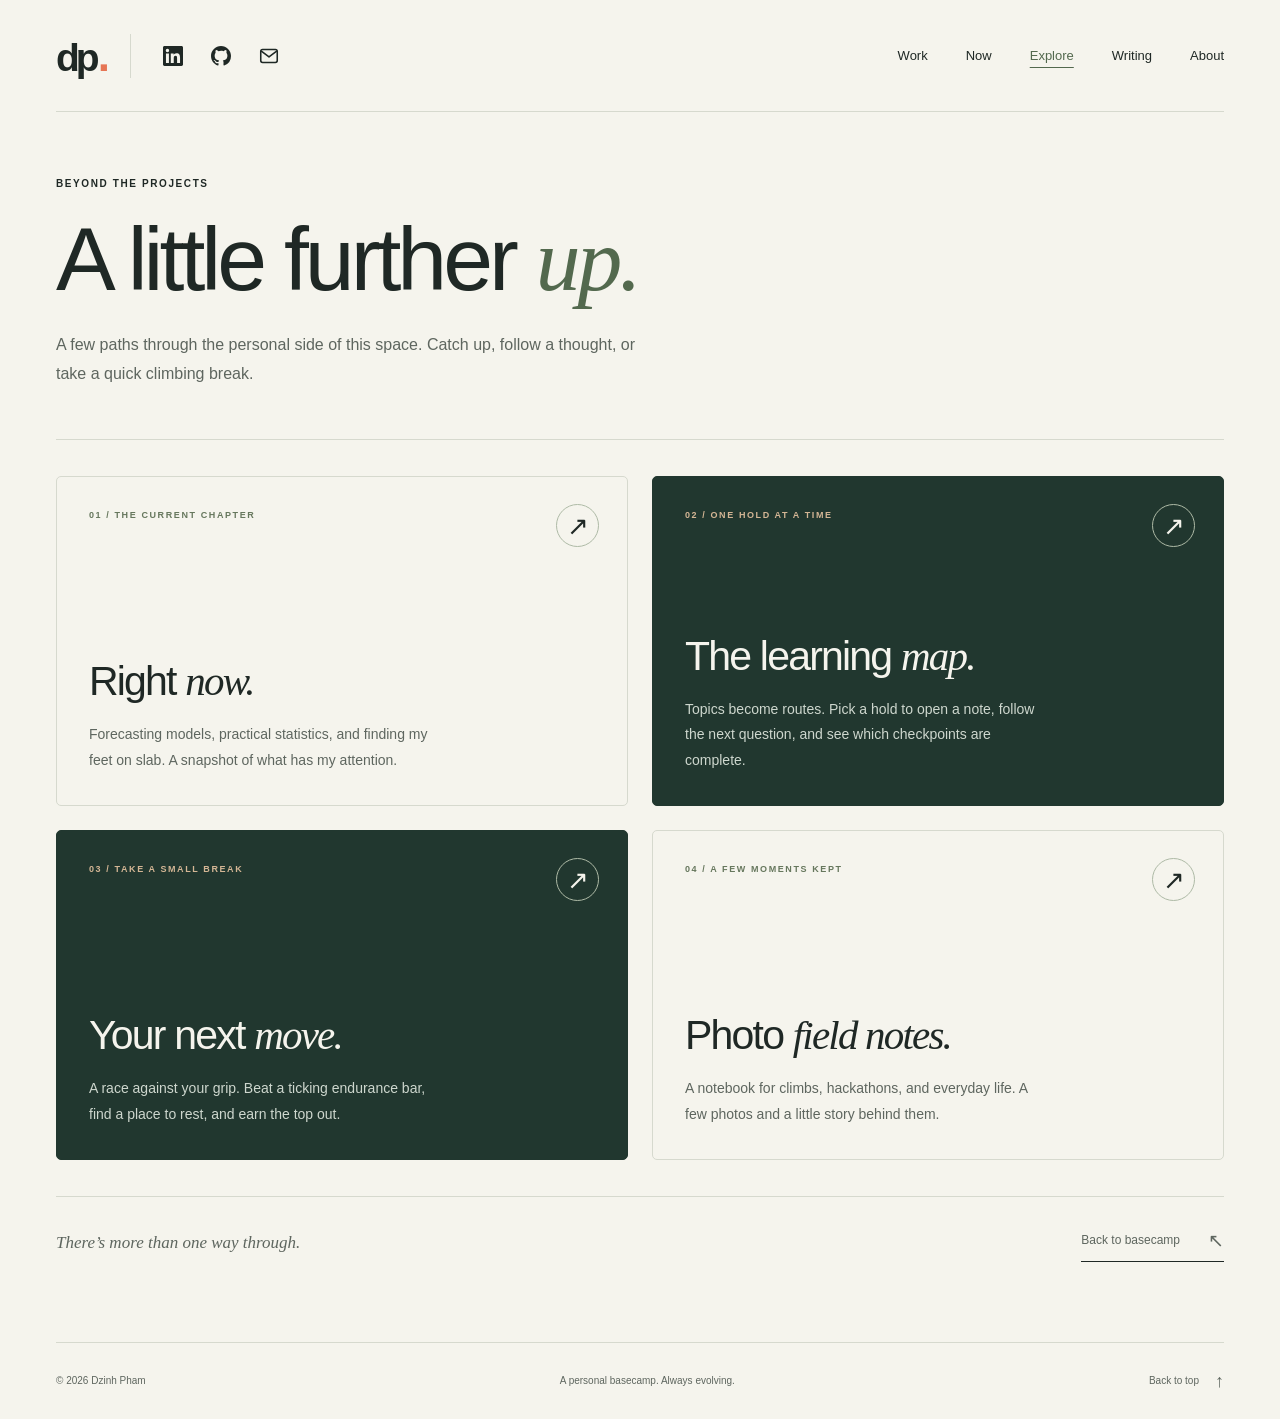
<file: explore/index.html>
<!doctype html>
<html lang="en">
  <head>
    <meta charset="utf-8">
    <meta name="viewport" content="width=device-width, initial-scale=1">
    <meta name="theme-color" content="#f5f4ed">
    <meta name="description" content="Explore the personal side of Dzinh Pham's basecamp: current interests, a learning map, photo field notes, and a small climbing game.">
    <title>Explore basecamp — Dzinh Pham</title>
    <link rel="icon" href="../favicon.svg" type="image/svg+xml">
    <link rel="stylesheet" href="../styles.css">
    <link rel="stylesheet" href="../basecamp.css">
    <script src="../script.js" defer></script>
  </head>
  <body class="basecamp-page">
    <a class="skip-link" href="#main">Skip to content</a>
    <header class="site-header wrap">
      <a class="wordmark" href="../" aria-label="Dzinh Pham, home">dp<span aria-hidden="true">.</span></a>
      <nav class="header-contact-links" aria-label="Contact and profiles">
        <a href="https://www.linkedin.com/in/dzinh-pham/" target="_blank" rel="noopener noreferrer" aria-label="LinkedIn (opens in a new tab)" title="LinkedIn">
          <svg viewBox="0 0 24 24" width="20" height="20" fill="currentColor" aria-hidden="true" focusable="false"><path d="M20.447 20.452h-3.554v-5.569c0-1.328-.027-3.037-1.852-3.037-1.853 0-2.136 1.445-2.136 2.939v5.667H9.351V9h3.414v1.561h.049c.476-.9 1.637-1.85 3.37-1.85 3.601 0 4.267 2.37 4.267 5.455v6.286ZM5.337 7.433a2.062 2.062 0 1 1 0-4.124 2.062 2.062 0 0 1 0 4.124Zm1.782 13.019H3.555V9h3.564v11.452ZM22.225 0H1.771C.792 0 0 .774 0 1.729v20.542C0 23.227.792 24 1.771 24h20.451C23.2 24 24 23.227 24 22.271V1.729C24 .774 23.2 0 22.222 0Z"/></svg>
        </a>
        <a href="https://github.com/DzinhP" target="_blank" rel="noopener noreferrer" aria-label="GitHub (opens in a new tab)" title="GitHub">
          <svg viewBox="0 0 16 16" width="20" height="20" fill="currentColor" aria-hidden="true" focusable="false"><path d="M8 0C3.58 0 0 3.58 0 8c0 3.54 2.29 6.53 5.47 7.59.4.07.55-.17.55-.38 0-.19-.01-.82-.01-1.49-2.01.37-2.53-.49-2.69-.94-.09-.23-.48-.94-.82-1.13-.28-.15-.68-.52-.01-.53.63-.01 1.08.58 1.23.82.72 1.21 1.87.87 2.33.66.07-.52.28-.87.51-1.07-1.78-.2-3.64-.89-3.64-3.95 0-.87.31-1.59.82-2.15-.08-.2-.36-1.02.08-2.12 0 0 .67-.21 2.2.82a7.65 7.65 0 0 1 2-.27c.68 0 1.36.09 2 .27 1.53-1.04 2.2-.82 2.2-.82.44 1.1.16 1.92.08 2.12.51.56.82 1.27.82 2.15 0 3.07-1.87 3.75-3.65 3.95.29.25.54.73.54 1.48 0 1.07-.01 1.93-.01 2.2 0 .21.15.46.55.38A8.01 8.01 0 0 0 16 8c0-4.42-3.58-8-8-8Z"/></svg>
        </a>
        <a href="mailto:dzinh@berkeley.edu" aria-label="Email Dzinh Pham" title="Email">
          <svg viewBox="0 0 24 24" width="22" height="22" fill="none" stroke="currentColor" stroke-width="1.7" stroke-linecap="round" stroke-linejoin="round" aria-hidden="true" focusable="false"><rect x="3" y="5" width="18" height="14" rx="2"/><path d="m4 7 8 6 8-6"/></svg>
        </a>
      </nav>
      <button class="menu-toggle" type="button" aria-expanded="false" aria-controls="site-nav">Menu <span aria-hidden="true">+</span></button>
      <nav id="site-nav" class="site-nav" aria-label="Main navigation">
        <a href="../#work">Work</a>
        <a href="../now/">Now</a>
        <a href="../explore/" aria-current="page">Explore</a>
        <a href="../writing/">Writing</a>
        <a href="../#about">About</a>
      </nav>
    </header>
    <main id="main" class="basecamp-main wrap">
      <div class="basecamp-intro"><p class="eyebrow">Beyond the projects</p><h1>A little further <em>up.</em></h1><p>A few paths through the personal side of this space. Catch up, follow a thought, or take a quick climbing break.</p></div>
      <div class="explore-grid">
        <a class="explore-card" href="../now/"><p class="eyebrow">01 / The current chapter</p><span class="card-arrow" aria-hidden="true">↗</span><h2>Right <em>now.</em></h2><p>Forecasting models, practical statistics, and finding my feet on slab. A snapshot of what has my attention.</p></a>
        <a class="explore-card is-forest" href="../learning/"><p class="eyebrow">02 / One hold at a time</p><span class="card-arrow" aria-hidden="true">↗</span><h2>The learning <em>map.</em></h2><p>Topics become routes. Pick a hold to open a note, follow the next question, and see which checkpoints are complete.</p></a>
        <a class="explore-card is-forest" href="../climb/"><p class="eyebrow">03 / Take a small break</p><span class="card-arrow" aria-hidden="true">↗</span><h2>Your next <em>move.</em></h2><p>A race against your grip. Beat a ticking endurance bar, find a place to rest, and earn the top out.</p></a>
        <a class="explore-card" href="../photos/"><p class="eyebrow">04 / A few moments kept</p><span class="card-arrow" aria-hidden="true">↗</span><h2>Photo <em>field notes.</em></h2><p>A notebook for climbs, hackathons, and everyday life. A few photos and a little story behind them.</p></a>
      </div>
      <div class="explore-signoff"><p>There’s more than one way through.</p><a class="text-link" href="../">Back to basecamp <span aria-hidden="true">↖</span></a></div>
    </main>
    <footer class="site-footer wrap"><p>© <span id="year">2026</span> Dzinh Pham</p><p>A personal basecamp. Always evolving.</p><a href="#main">Back to top <span aria-hidden="true">↑</span></a></footer>
  </body>
</html>
</file>
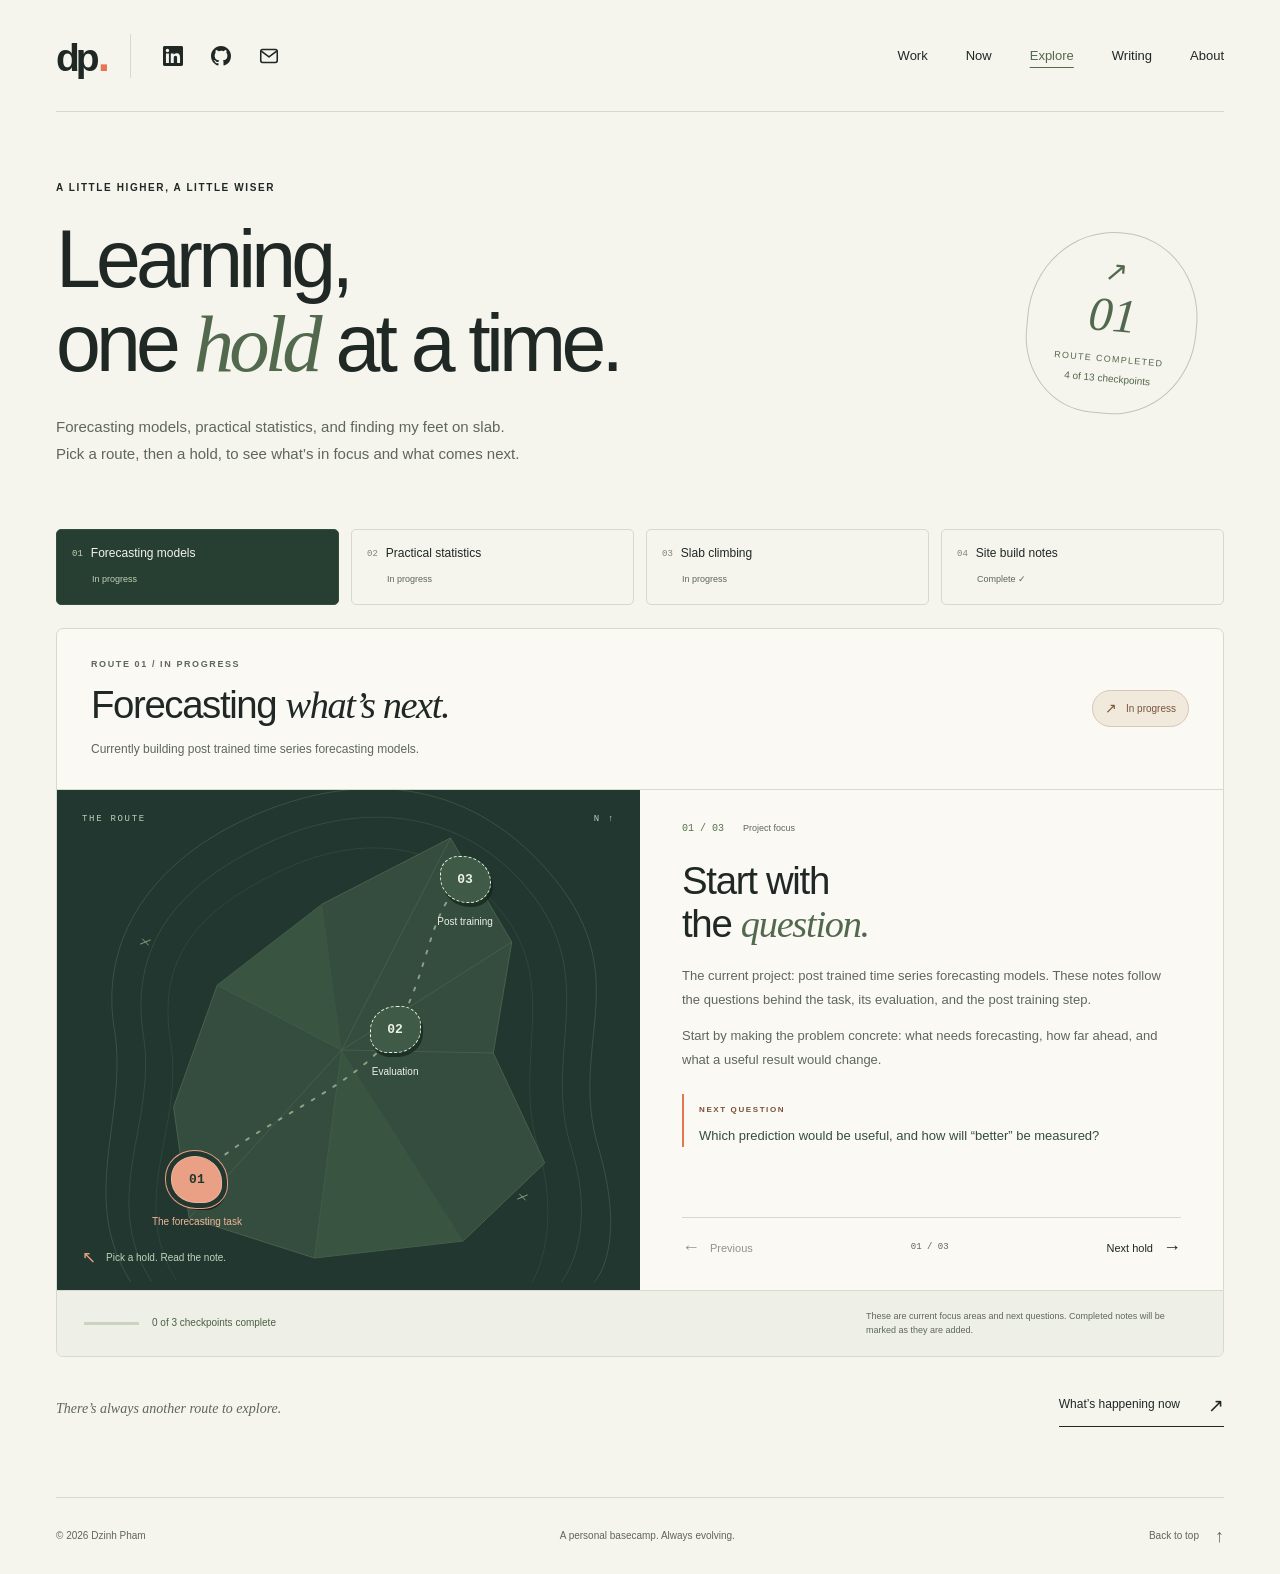
<file: learning/index.html>
<!doctype html>
<html lang="en">
  <head>
    <meta charset="utf-8">
    <meta name="viewport" content="width=device-width, initial-scale=1">
    <meta name="theme-color" content="#f5f4ed">
    <meta name="description" content="Learning routes through forecasting models, Practical Statistics for Data Scientists, slab climbing, and this personal site.">
    <meta property="og:type" content="website">
    <meta property="og:title" content="Learning routes — Dzinh Pham">
    <meta property="og:description" content="One idea, then the next. A climbing map of short notes and completed build checkpoints.">
    <title>Learning routes — Dzinh Pham</title>
    <link rel="icon" href="../favicon.svg" type="image/svg+xml">
    <link rel="stylesheet" href="../styles.css">
    <link rel="stylesheet" href="../basecamp.css">
    <link rel="stylesheet" href="learning.css">
    <script src="../script.js" defer></script>
    <script src="learning.js" defer></script>
  </head>
  <body class="learning-page">
    <a class="skip-link" href="#main">Skip to content</a>
    <header class="site-header wrap">
      <a class="wordmark" href="../" aria-label="Dzinh Pham, home">dp<span aria-hidden="true">.</span></a>
      <nav class="header-contact-links" aria-label="Contact and profiles">
        <a href="https://www.linkedin.com/in/dzinh-pham/" target="_blank" rel="noopener noreferrer" aria-label="LinkedIn (opens in a new tab)" title="LinkedIn">
          <svg viewBox="0 0 24 24" width="20" height="20" fill="currentColor" aria-hidden="true" focusable="false"><path d="M20.447 20.452h-3.554v-5.569c0-1.328-.027-3.037-1.852-3.037-1.853 0-2.136 1.445-2.136 2.939v5.667H9.351V9h3.414v1.561h.049c.476-.9 1.637-1.85 3.37-1.85 3.601 0 4.267 2.37 4.267 5.455v6.286ZM5.337 7.433a2.062 2.062 0 1 1 0-4.124 2.062 2.062 0 0 1 0 4.124Zm1.782 13.019H3.555V9h3.564v11.452ZM22.225 0H1.771C.792 0 0 .774 0 1.729v20.542C0 23.227.792 24 1.771 24h20.451C23.2 24 24 23.227 24 22.271V1.729C24 .774 23.2 0 22.222 0Z"/></svg>
        </a>
        <a href="https://github.com/DzinhP" target="_blank" rel="noopener noreferrer" aria-label="GitHub (opens in a new tab)" title="GitHub">
          <svg viewBox="0 0 16 16" width="20" height="20" fill="currentColor" aria-hidden="true" focusable="false"><path d="M8 0C3.58 0 0 3.58 0 8c0 3.54 2.29 6.53 5.47 7.59.4.07.55-.17.55-.38 0-.19-.01-.82-.01-1.49-2.01.37-2.53-.49-2.69-.94-.09-.23-.48-.94-.82-1.13-.28-.15-.68-.52-.01-.53.63-.01 1.08.58 1.23.82.72 1.21 1.87.87 2.33.66.07-.52.28-.87.51-1.07-1.78-.2-3.64-.89-3.64-3.95 0-.87.31-1.59.82-2.15-.08-.2-.36-1.02.08-2.12 0 0 .67-.21 2.2.82a7.65 7.65 0 0 1 2-.27c.68 0 1.36.09 2 .27 1.53-1.04 2.2-.82 2.2-.82.44 1.1.16 1.92.08 2.12.51.56.82 1.27.82 2.15 0 3.07-1.87 3.75-3.65 3.95.29.25.54.73.54 1.48 0 1.07-.01 1.93-.01 2.2 0 .21.15.46.55.38A8.01 8.01 0 0 0 16 8c0-4.42-3.58-8-8-8Z"/></svg>
        </a>
        <a href="mailto:dzinh@berkeley.edu" aria-label="Email Dzinh Pham" title="Email">
          <svg viewBox="0 0 24 24" width="22" height="22" fill="none" stroke="currentColor" stroke-width="1.7" stroke-linecap="round" stroke-linejoin="round" aria-hidden="true" focusable="false"><rect x="3" y="5" width="18" height="14" rx="2"/><path d="m4 7 8 6 8-6"/></svg>
        </a>
      </nav>
      <button class="menu-toggle" type="button" aria-expanded="false" aria-controls="site-nav">Menu <span aria-hidden="true">+</span></button>
      <nav id="site-nav" class="site-nav" aria-label="Main navigation">
        <a href="../#work">Work</a>
        <a href="../now/">Now</a>
        <a href="../explore/" aria-current="location">Explore</a>
        <a href="../writing/">Writing</a>
        <a href="../#about">About</a>
      </nav>
    </header>

    <main id="main" class="learning-main wrap">
      <section class="learning-intro" aria-labelledby="learning-title">
        <div>
          <p class="eyebrow">A little higher, a little wiser</p>
          <h1 id="learning-title">Learning,<br>one <em>hold</em> at a time.</h1>
          <p class="learning-deck">Forecasting models, practical statistics, and finding my feet on slab. Pick a route, then a hold, to see what’s in focus and what comes next.</p>
        </div>
        <div class="learning-stamp" aria-label="1 of 4 routes completed, with 4 of 13 checkpoints complete">
          <span aria-hidden="true">↗</span>
          <strong data-route-total>01</strong>
          <p>route completed</p>
          <small data-checkpoint-total>4 of 13 checkpoints</small>
        </div>
      </section>

      <nav class="learning-route-picker" aria-label="Choose a learning route">
        <a href="#forecasting-models"><span>01</span> Forecasting models <small>In progress</small></a>
        <a href="#practical-statistics"><span>02</span> Practical statistics <small>In progress</small></a>
        <a href="#slab-climbing"><span>03</span> Slab climbing <small>In progress</small></a>
        <a href="#building-basecamp"><span>04</span> Site build notes <small>Complete ✓</small></a>
      </nav>
      <p class="learning-sr-only" data-learning-status role="status" aria-live="polite" aria-atomic="true"></p>

      <section class="learning-route" id="forecasting-models" aria-labelledby="forecasting-models-title" data-learning-route data-route-name="Forecasting models">
        <header class="learning-route-heading"><div><p class="eyebrow">Route 01 / In progress</p><h2 id="forecasting-models-title">Forecasting <em>what’s next.</em></h2><p class="learning-route-deck">Currently building post trained time series forecasting models.</p></div><span class="route-complete route-in-progress"><span aria-hidden="true">↗</span> <span data-route-state>In progress</span></span></header>
        <div class="learning-route-layout"><div class="learning-map"><div class="learning-map-heading"><span>THE ROUTE</span><span aria-hidden="true">N ↑</span></div><svg class="learning-topo" viewBox="0 0 600 500" fill="none" preserveAspectRatio="none" aria-hidden="true" focusable="false">
              <path d="M76 492C21 408 74 326 59 239S94 70 206 24 431-9 513 90s13 166 44 267-4 135-4 135" stroke="#54715d" opacity=".48"/>
              <path d="M97 491C43 409 103 332 89 246S118 97 219 52s206-30 272 55 9 160 38 250-10 135-10 135" stroke="#54715d" opacity=".36"/>
              <path d="M123 491C72 410 131 337 117 253S142 122 230 81s173-28 230 44 9 146 35 232-6 135-6 135" stroke="#54715d" opacity=".28"/>
              <path d="m136 428-16-111 45-122 108-81L405 48l63 104-19 111 53 110-84 78-153 17Z" fill="#344d3e" stroke="#49614d"/>
              <path d="m165 195 128 65 112-212M293 260l-28 208m28-208 156 3M136 428l157-168m175-108-175 108" stroke="#547059" opacity=".5"/>
              <path d="m165 195 108-81 20 146Zm100 273 28-208 125 191Z" fill="#3d5743" opacity=".7"/>
              <path d="M144 390C194 335 311 300 348 240S380 123 420 90" stroke="#b6c4a3" stroke-width="2" stroke-linecap="round" stroke-dasharray="3 10" opacity=".7"/>
              <path d="m476 404 6 6m-8-1 10-4M88 149l6 6m-8-1 10-4" stroke="#8d9f7f" stroke-linecap="round"/>
            </svg>
            <nav class="learning-holds" aria-label="Explore forecasting models checkpoints"><a class="learning-hold" href="#forecasting-task" data-checkpoint="forecasting-task" data-state="in-progress" style="--hold-x:24%;--hold-y:78%"><span class="hold-rock" aria-hidden="true">01</span><span class="hold-name">The forecasting task</span><span class="learning-sr-only"> — planned checkpoint</span></a><a class="learning-hold" href="#forecasting-evaluation" data-checkpoint="forecasting-evaluation" data-state="in-progress" style="--hold-x:58%;--hold-y:48%"><span class="hold-rock" aria-hidden="true">02</span><span class="hold-name">Evaluation</span><span class="learning-sr-only"> — planned checkpoint</span></a><a class="learning-hold" href="#forecasting-post-training" data-checkpoint="forecasting-post-training" data-state="in-progress" style="--hold-x:70%;--hold-y:18%"><span class="hold-rock" aria-hidden="true">03</span><span class="hold-name">Post training</span><span class="learning-sr-only"> — planned checkpoint</span></a></nav>
            <p class="learning-map-caption"><span aria-hidden="true">↖</span> <span data-map-instruction>Follow a hold to its note.</span></p></div>
          <div class="learning-details"><div class="learning-note-window"><article class="learning-note" id="forecasting-task" aria-labelledby="forecasting-task-title">
                <p class="learning-note-number">01 / 03 <span>Project focus</span></p>
                <h3 id="forecasting-task-title">Start with<br>the <em>question.</em></h3>
                <p>The current project: post trained time series forecasting models. These notes follow the questions behind the task, its evaluation, and the post training step.</p><p>Start by making the problem concrete: what needs forecasting, how far ahead, and what a useful result would change.</p>
                <div class="learning-takeaway"><span class="eyebrow">Next question</span><p>Which prediction would be useful, and how will “better” be measured?</p></div>
              </article><article class="learning-note" id="forecasting-evaluation" aria-labelledby="forecasting-evaluation-title">
                <p class="learning-note-number">02 / 03 <span>Project focus</span></p>
                <h3 id="forecasting-evaluation-title">Give the comparison<br>a <em>fair test.</em></h3>
                <p>A next question for this project is how to separate the past used for training from the future used for evaluation.</p><p>Write down a simple baseline, the evaluation window, and the metric that matters. Together, they give future experiments a clear point of comparison.</p>
                <div class="learning-takeaway"><span class="eyebrow">Next question</span><p>What baseline and time-based evaluation would make the results meaningful?</p></div>
              </article><article class="learning-note" id="forecasting-post-training" aria-labelledby="forecasting-post-training-title">
                <p class="learning-note-number">03 / 03 <span>Project focus</span></p>
                <h3 id="forecasting-post-training-title">Find out what<br><em>actually changes.</em></h3>
                <p>The post training step raises a useful set of questions: what is the starting model, what new information should it adapt to, and which behaviors should improve?</p><p>Compare before and after, including places where the change helps and where it does not. A useful result should be explainable beyond a single overall score.</p>
                <div class="learning-takeaway"><span class="eyebrow">Next question</span><p>What would count as a clear improvement after post training?</p></div>
              </article></div>
            <div class="learning-note-controls" hidden><button type="button" data-note-step="-1" disabled><span aria-hidden="true">←</span> Previous</button><span data-note-position>01 / 03</span><button type="button" data-note-step="1">Next hold <span aria-hidden="true">→</span></button></div>
          </div></div>
        <div class="learning-route-footer"><div class="learning-progress"><span class="learning-progress-line" aria-hidden="true" style="--progress:0%"><span></span></span><span data-progress-label>0 of 3 checkpoints complete</span></div><p>These are current focus areas and next questions. Completed notes will be marked as they are added.</p></div>
      </section>

      <section class="learning-route" id="practical-statistics" aria-labelledby="practical-statistics-title" data-learning-route data-route-name="Practical statistics">
        <header class="learning-route-heading"><div><p class="eyebrow">Route 02 / In progress</p><h2 id="practical-statistics-title">A little more <em>statistical intuition.</em></h2><p class="learning-route-deck">Currently reading Practical Statistics for Data Scientists.</p></div><span class="route-complete route-in-progress"><span aria-hidden="true">↗</span> <span data-route-state>In progress</span></span></header>
        <div class="learning-route-layout"><div class="learning-map"><div class="learning-map-heading"><span>THE ROUTE</span><span aria-hidden="true">N ↑</span></div><svg class="learning-topo" viewBox="0 0 600 500" fill="none" preserveAspectRatio="none" aria-hidden="true" focusable="false">
              <path d="M76 492C21 408 74 326 59 239S94 70 206 24 431-9 513 90s13 166 44 267-4 135-4 135" stroke="#54715d" opacity=".48"/>
              <path d="M97 491C43 409 103 332 89 246S118 97 219 52s206-30 272 55 9 160 38 250-10 135-10 135" stroke="#54715d" opacity=".36"/>
              <path d="M123 491C72 410 131 337 117 253S142 122 230 81s173-28 230 44 9 146 35 232-6 135-6 135" stroke="#54715d" opacity=".28"/>
              <path d="m136 428-16-111 45-122 108-81L405 48l63 104-19 111 53 110-84 78-153 17Z" fill="#344d3e" stroke="#49614d"/>
              <path d="m165 195 128 65 112-212M293 260l-28 208m28-208 156 3M136 428l157-168m175-108-175 108" stroke="#547059" opacity=".5"/>
              <path d="m165 195 108-81 20 146Zm100 273 28-208 125 191Z" fill="#3d5743" opacity=".7"/>
              <path d="M144 390C194 335 311 300 348 240S380 123 420 90" stroke="#b6c4a3" stroke-width="2" stroke-linecap="round" stroke-dasharray="3 10" opacity=".7"/>
              <path d="m476 404 6 6m-8-1 10-4M88 149l6 6m-8-1 10-4" stroke="#8d9f7f" stroke-linecap="round"/>
            </svg>
            <nav class="learning-holds" aria-label="Explore practical statistics checkpoints"><a class="learning-hold" href="#statistics-questions" data-checkpoint="statistics-questions" data-state="in-progress" style="--hold-x:24%;--hold-y:78%"><span class="hold-rock" aria-hidden="true">01</span><span class="hold-name">Good questions</span><span class="learning-sr-only"> — planned checkpoint</span></a><a class="learning-hold" href="#statistics-shape" data-checkpoint="statistics-shape" data-state="in-progress" style="--hold-x:58%;--hold-y:48%"><span class="hold-rock" aria-hidden="true">02</span><span class="hold-name">Shape &amp; variation</span><span class="learning-sr-only"> — planned checkpoint</span></a><a class="learning-hold" href="#statistics-practice" data-checkpoint="statistics-practice" data-state="in-progress" style="--hold-x:70%;--hold-y:18%"><span class="hold-rock" aria-hidden="true">03</span><span class="hold-name">Try an example</span><span class="learning-sr-only"> — planned checkpoint</span></a></nav>
            <p class="learning-map-caption"><span aria-hidden="true">↖</span> <span data-map-instruction>Follow a hold to its note.</span></p></div>
          <div class="learning-details"><div class="learning-note-window"><article class="learning-note" id="statistics-questions" aria-labelledby="statistics-questions-title">
                <p class="learning-note-number">01 / 03 <span>Reading prompt</span></p>
                <h3 id="statistics-questions-title">Read with<br>a <em>question in mind.</em></h3>
                <p>The current book is Practical Statistics for Data Scientists. This route collects questions to carry into the reading and ideas to connect back to projects.</p><p>Which statistical idea would make a current project easier to reason about? A short note can connect a passage or example to that question.</p>
                <div class="learning-takeaway"><span class="eyebrow">Next question</span><p>Which question do I want this reading to help me answer?</p></div>
              </article><article class="learning-note" id="statistics-shape" aria-labelledby="statistics-shape-title">
                <p class="learning-note-number">02 / 03 <span>Reading prompt</span></p>
                <h3 id="statistics-shape-title">Look beyond<br>a <em>single number.</em></h3>
                <p>A note to develop while reading: how do shape, spread, and unusual observations change the story told by a summary?</p><p>Try a small example or sketch. Look for an explanation that makes the difference between a typical observation and an unusual one feel clear.</p>
                <div class="learning-takeaway"><span class="eyebrow">Next question</span><p>What would a plot reveal that an average could hide?</p></div>
              </article><article class="learning-note" id="statistics-practice" aria-labelledby="statistics-practice-title">
                <p class="learning-note-number">03 / 03 <span>Reading prompt</span></p>
                <h3 id="statistics-practice-title">Make one idea<br><em>concrete.</em></h3>
                <p>The next step after a useful idea is a small example that can be explained in plain language.</p><p>Write down the question, the approach, and what the result does and does not support. Keep the example small enough to explain without hiding behind terminology.</p>
                <div class="learning-takeaway"><span class="eyebrow">Next question</span><p>Can I explain one concept with a small example and a clear limitation?</p></div>
              </article></div>
            <div class="learning-note-controls" hidden><button type="button" data-note-step="-1" disabled><span aria-hidden="true">←</span> Previous</button><span data-note-position>01 / 03</span><button type="button" data-note-step="1">Next hold <span aria-hidden="true">→</span></button></div>
          </div></div>
        <div class="learning-route-footer"><div class="learning-progress"><span class="learning-progress-line" aria-hidden="true" style="--progress:0%"><span></span></span><span data-progress-label>0 of 3 checkpoints complete</span></div><p>These are current focus areas and next questions. Completed notes will be marked as they are added.</p></div>
      </section>

      <section class="learning-route" id="slab-climbing" aria-labelledby="slab-climbing-title" data-learning-route data-route-name="Slab climbing">
        <header class="learning-route-heading"><div><p class="eyebrow">Route 03 / In progress</p><h2 id="slab-climbing-title">Finding balance<br>on <em>slab.</em></h2><p class="learning-route-deck">Currently working on getting better at climbing slab.</p></div><span class="route-complete route-in-progress"><span aria-hidden="true">↗</span> <span data-route-state>In progress</span></span></header>
        <div class="learning-route-layout"><div class="learning-map"><div class="learning-map-heading"><span>THE ROUTE</span><span aria-hidden="true">N ↑</span></div><svg class="learning-topo" viewBox="0 0 600 500" fill="none" preserveAspectRatio="none" aria-hidden="true" focusable="false">
              <path d="M76 492C21 408 74 326 59 239S94 70 206 24 431-9 513 90s13 166 44 267-4 135-4 135" stroke="#54715d" opacity=".48"/>
              <path d="M97 491C43 409 103 332 89 246S118 97 219 52s206-30 272 55 9 160 38 250-10 135-10 135" stroke="#54715d" opacity=".36"/>
              <path d="M123 491C72 410 131 337 117 253S142 122 230 81s173-28 230 44 9 146 35 232-6 135-6 135" stroke="#54715d" opacity=".28"/>
              <path d="m136 428-16-111 45-122 108-81L405 48l63 104-19 111 53 110-84 78-153 17Z" fill="#344d3e" stroke="#49614d"/>
              <path d="m165 195 128 65 112-212M293 260l-28 208m28-208 156 3M136 428l157-168m175-108-175 108" stroke="#547059" opacity=".5"/>
              <path d="m165 195 108-81 20 146Zm100 273 28-208 125 191Z" fill="#3d5743" opacity=".7"/>
              <path d="M144 390C194 335 311 300 348 240S380 123 420 90" stroke="#b6c4a3" stroke-width="2" stroke-linecap="round" stroke-dasharray="3 10" opacity=".7"/>
              <path d="m476 404 6 6m-8-1 10-4M88 149l6 6m-8-1 10-4" stroke="#8d9f7f" stroke-linecap="round"/>
            </svg>
            <nav class="learning-holds" aria-label="Explore slab climbing checkpoints"><a class="learning-hold" href="#slab-balance" data-checkpoint="slab-balance" data-state="in-progress" style="--hold-x:24%;--hold-y:78%"><span class="hold-rock" aria-hidden="true">01</span><span class="hold-name">Balance</span><span class="learning-sr-only"> — planned checkpoint</span></a><a class="learning-hold" href="#slab-footwork" data-checkpoint="slab-footwork" data-state="in-progress" style="--hold-x:58%;--hold-y:48%"><span class="hold-rock" aria-hidden="true">02</span><span class="hold-name">Footwork</span><span class="learning-sr-only"> — planned checkpoint</span></a><a class="learning-hold" href="#slab-reflection" data-checkpoint="slab-reflection" data-state="in-progress" style="--hold-x:70%;--hold-y:18%"><span class="hold-rock" aria-hidden="true">03</span><span class="hold-name">A small takeaway</span><span class="learning-sr-only"> — planned checkpoint</span></a></nav>
            <p class="learning-map-caption"><span aria-hidden="true">↖</span> <span data-map-instruction>Follow a hold to its note.</span></p></div>
          <div class="learning-details"><div class="learning-note-window"><article class="learning-note" id="slab-balance" aria-labelledby="slab-balance-title">
                <p class="learning-note-number">01 / 03 <span>Climbing focus</span></p>
                <h3 id="slab-balance-title">Find the<br><em>quiet position.</em></h3>
                <p>Slab is the current climbing focus. This route is a place to notice what feels more balanced, what feels uncertain, and what changes from one attempt to the next.</p><p>After a session, capture one move and a small adjustment that changed how it felt. A few specific details can be more useful than a long recap.</p>
                <div class="learning-takeaway"><span class="eyebrow">Next question</span><p>Where did I feel balanced, and what changed just before I moved?</p></div>
              </article><article class="learning-note" id="slab-footwork" aria-labelledby="slab-footwork-title">
                <p class="learning-note-number">02 / 03 <span>Climbing focus</span></p>
                <h3 id="slab-footwork-title">Pay attention<br>to the <em>feet.</em></h3>
                <p>A focus for the next gym note: what was happening at the feet during a move that felt tricky?</p><p>A photo or short description can help capture the detail. Focus on what was noticeable: placement, pace, and where the movement felt settled or rushed.</p>
                <div class="learning-takeaway"><span class="eyebrow">Next question</span><p>Which foot placement felt deliberate, and which one felt rushed?</p></div>
              </article><article class="learning-note" id="slab-reflection" aria-labelledby="slab-reflection-title">
                <p class="learning-note-number">03 / 03 <span>Climbing focus</span></p>
                <h3 id="slab-reflection-title">Keep one<br><em>useful detail.</em></h3>
                <p>An occasional reflection can be just a few sentences: the move, what felt different, and something worth remembering.</p><p>Keep the takeaway small and specific. Give the next session one question to return to.</p>
                <div class="learning-takeaway"><span class="eyebrow">Next question</span><p>What is one thing from this session I want to carry into the next?</p></div>
              </article></div>
            <div class="learning-note-controls" hidden><button type="button" data-note-step="-1" disabled><span aria-hidden="true">←</span> Previous</button><span data-note-position>01 / 03</span><button type="button" data-note-step="1">Next hold <span aria-hidden="true">→</span></button></div>
          </div></div>
        <div class="learning-route-footer"><div class="learning-progress"><span class="learning-progress-line" aria-hidden="true" style="--progress:0%"><span></span></span><span data-progress-label>0 of 3 checkpoints complete</span></div><p>These are current focus areas and next questions. Completed notes will be marked as they are added.</p></div>
      </section>

      <section class="learning-route" id="building-basecamp" aria-labelledby="route-title" data-learning-route data-route-name="Site build notes">
        <header class="learning-route-heading">
          <div>
            <p class="eyebrow">Route 04 / Site build notes</p>
            <h2 id="route-title">Building this <em>basecamp.</em></h2>
          </div>
          <span class="route-complete"><span aria-hidden="true">✓</span> <span data-route-state>Route complete</span></span>
        </header>
        <div class="learning-route-layout">
          <div class="learning-map">
            <div class="learning-map-heading"><span>THE ROUTE</span><span aria-hidden="true">N ↑</span></div>
            <svg class="learning-topo" viewBox="0 0 600 500" fill="none" preserveAspectRatio="none" aria-hidden="true" focusable="false">
              <path d="M76 492C21 408 74 326 59 239S94 70 206 24 431-9 513 90s13 166 44 267-4 135-4 135" stroke="#54715d" opacity=".48"/>
              <path d="M97 491C43 409 103 332 89 246S118 97 219 52s206-30 272 55 9 160 38 250-10 135-10 135" stroke="#54715d" opacity=".36"/>
              <path d="M123 491C72 410 131 337 117 253S142 122 230 81s173-28 230 44 9 146 35 232-6 135-6 135" stroke="#54715d" opacity=".28"/>
              <path d="m136 428-16-111 45-122 108-81L405 48l63 104-19 111 53 110-84 78-153 17Z" fill="#344d3e" stroke="#49614d"/>
              <path d="m165 195 128 65 112-212M293 260l-28 208m28-208 156 3M136 428l157-168m175-108-175 108" stroke="#547059" opacity=".5"/>
              <path d="m165 195 108-81 20 146Zm100 273 28-208 125 191Z" fill="#3d5743" opacity=".7"/>
              <path d="M144 390C174 354 290 341 348 300S199 224 240 190 362 131 420 90" stroke="#d7e2b9" stroke-width="2" stroke-linecap="round" stroke-dasharray="3 10"/>
              <path d="m476 404 6 6m-8-1 10-4M88 149l6 6m-8-1 10-4" stroke="#8d9f7f" stroke-linecap="round"/>
            </svg>
            <nav class="learning-holds" aria-label="Explore the four build checkpoints">
              <a class="learning-hold" href="#semantic-html" data-checkpoint="semantic-html" data-state="complete" style="--hold-x:24%;--hold-y:78%">
                <span class="hold-rock" aria-hidden="true">01<span class="hold-check">✓</span></span>
                <span class="hold-name">Semantic HTML</span>
                <span class="learning-sr-only"> — completed checkpoint</span>
              </a>
              <a class="learning-hold" href="#responsive-layout" data-checkpoint="responsive-layout" data-state="complete" style="--hold-x:58%;--hold-y:60%">
                <span class="hold-rock" aria-hidden="true">02<span class="hold-check">✓</span></span>
                <span class="hold-name">Responsive layout</span>
                <span class="learning-sr-only"> — completed checkpoint</span>
              </a>
              <a class="learning-hold" href="#keyboard-controls" data-checkpoint="keyboard-controls" data-state="complete" style="--hold-x:40%;--hold-y:38%">
                <span class="hold-rock" aria-hidden="true">03<span class="hold-check">✓</span></span>
                <span class="hold-name">Keyboard controls</span>
                <span class="learning-sr-only"> — completed checkpoint</span>
              </a>
              <a class="learning-hold" href="#static-publishing" data-checkpoint="static-publishing" data-state="complete" style="--hold-x:70%;--hold-y:18%">
                <span class="hold-rock" aria-hidden="true">04<span class="hold-check">✓</span></span>
                <span class="hold-name">Static publishing</span>
                <span class="learning-sr-only"> — completed checkpoint</span>
              </a>
            </nav>
            <p class="learning-map-caption"><span aria-hidden="true">↖</span> <span data-map-instruction>Follow a hold to its note.</span></p>
          </div>

          <div class="learning-details">
            <div class="learning-note-window">
              <article class="learning-note" id="semantic-html" aria-labelledby="semantic-title">
                <p class="learning-note-number">01 / 04 <span>Completed build checkpoint</span></p>
                <h3 id="semantic-title">Give the page<br>a <em>good foundation.</em></h3>
                <p>A site is easier to navigate when its structure says what each part is for. This basecamp uses a header, navigation, main content, sections, and a footer instead of treating every block as a generic container.</p>
                <p>Headings make the outline readable. Links take you somewhere; buttons perform an action. The skip link gets straight to the main content.</p>
                <div class="learning-takeaway"><span class="eyebrow">The useful bit</span><p>Start with meaningful HTML. Add the visual personality on top.</p></div>
                <a class="text-link" href="../#work">See the page in action <span aria-hidden="true">↗</span></a>
              </article>
              <article class="learning-note" id="responsive-layout" aria-labelledby="responsive-title">
                <p class="learning-note-number">02 / 04 <span>Completed build checkpoint</span></p>
                <h3 id="responsive-title">Same route.<br><em>Different reach.</em></h3>
                <p>The homepage’s desktop columns become a single stack on small screens. Flexible widths, wrapping rows, and a few layout breakpoints let the same content fit the available space.</p>
                <p>The map follows the same idea: hold positions scale with the wall, while their touch targets stay large enough to use. The notes move underneath when the columns get too narrow.</p>
                <div class="learning-takeaway"><span class="eyebrow">The useful bit</span><p>Keep the content comfortable to read, and let the layout change around it.</p></div>
                <a class="text-link" href="../">Explore the responsive homepage <span aria-hidden="true">↗</span></a>
              </article>
              <article class="learning-note" id="keyboard-controls" aria-labelledby="keyboard-title">
                <p class="learning-note-number">03 / 04 <span>Completed build checkpoint</span></p>
                <h3 id="keyboard-title">More than one way<br>to <em>make a move.</em></h3>
                <p>The climbing holds can be reached with Tab and selected with Enter. With a hold focused, arrow keys move between checkpoints; Home and End reach the first and last hold.</p>
                <p>A visible focus ring shows where you are. The selected note is announced, and motion preferences are respected. Without JavaScript, the holds still link to readable notes below the map.</p>
                <div class="learning-takeaway"><span class="eyebrow">The useful bit</span><p>Interaction should make the route easier to follow, however you navigate.</p></div>
                <a class="text-link" href="../#home">Try the homepage holds <span aria-hidden="true">↗</span></a>
              </article>
              <article class="learning-note" id="static-publishing" aria-labelledby="publishing-title">
                <p class="learning-note-number">04 / 04 <span>Completed build checkpoint</span></p>
                <h3 id="publishing-title">A small site,<br><em>out in the world.</em></h3>
                <p>This basecamp is plain HTML, CSS, and JavaScript, hosted with GitHub Pages. There is no package installation or build step between the source files and the site.</p>
                <p>The core content lives in the HTML. JavaScript adds the route selection and other interactions, while the pages stay useful on their own.</p>
                <div class="learning-takeaway"><span class="eyebrow">The useful bit</span><p>Choose the smallest setup that does the job and stays easy to update.</p></div>
                <a class="text-link" href="https://github.com/DzinhP/DzinhP.github.io" target="_blank" rel="noopener noreferrer">See the source <span aria-hidden="true">↗</span></a>
              </article>
            </div>
            <div class="learning-note-controls" hidden>
              <button type="button" data-note-step="-1" disabled><span aria-hidden="true">←</span> Previous</button>
              <span data-note-position>01 / 04</span>
              <button type="button" data-note-step="1">Next hold <span aria-hidden="true">→</span></button>
            </div>
          </div>
        </div>
        <div class="learning-route-footer">
          <div class="learning-progress"><span class="learning-progress-line" aria-hidden="true"><span></span></span><span data-progress-label>4 of 4 build checkpoints complete</span></div>
          <p>Checkmarks record completed work on this site. Opening a note doesn’t change progress.</p>
        </div>
      </section>

      <div class="learning-signoff"><p>There’s always another route to explore.</p><a class="text-link" href="../now/">What’s happening now <span aria-hidden="true">↗</span></a></div>
    </main>

    <footer class="site-footer wrap"><p>© <span id="year">2026</span> Dzinh Pham</p><p>A personal basecamp. Always evolving.</p><a href="#main">Back to top <span aria-hidden="true">↑</span></a></footer>
  </body>
</html>
</file>
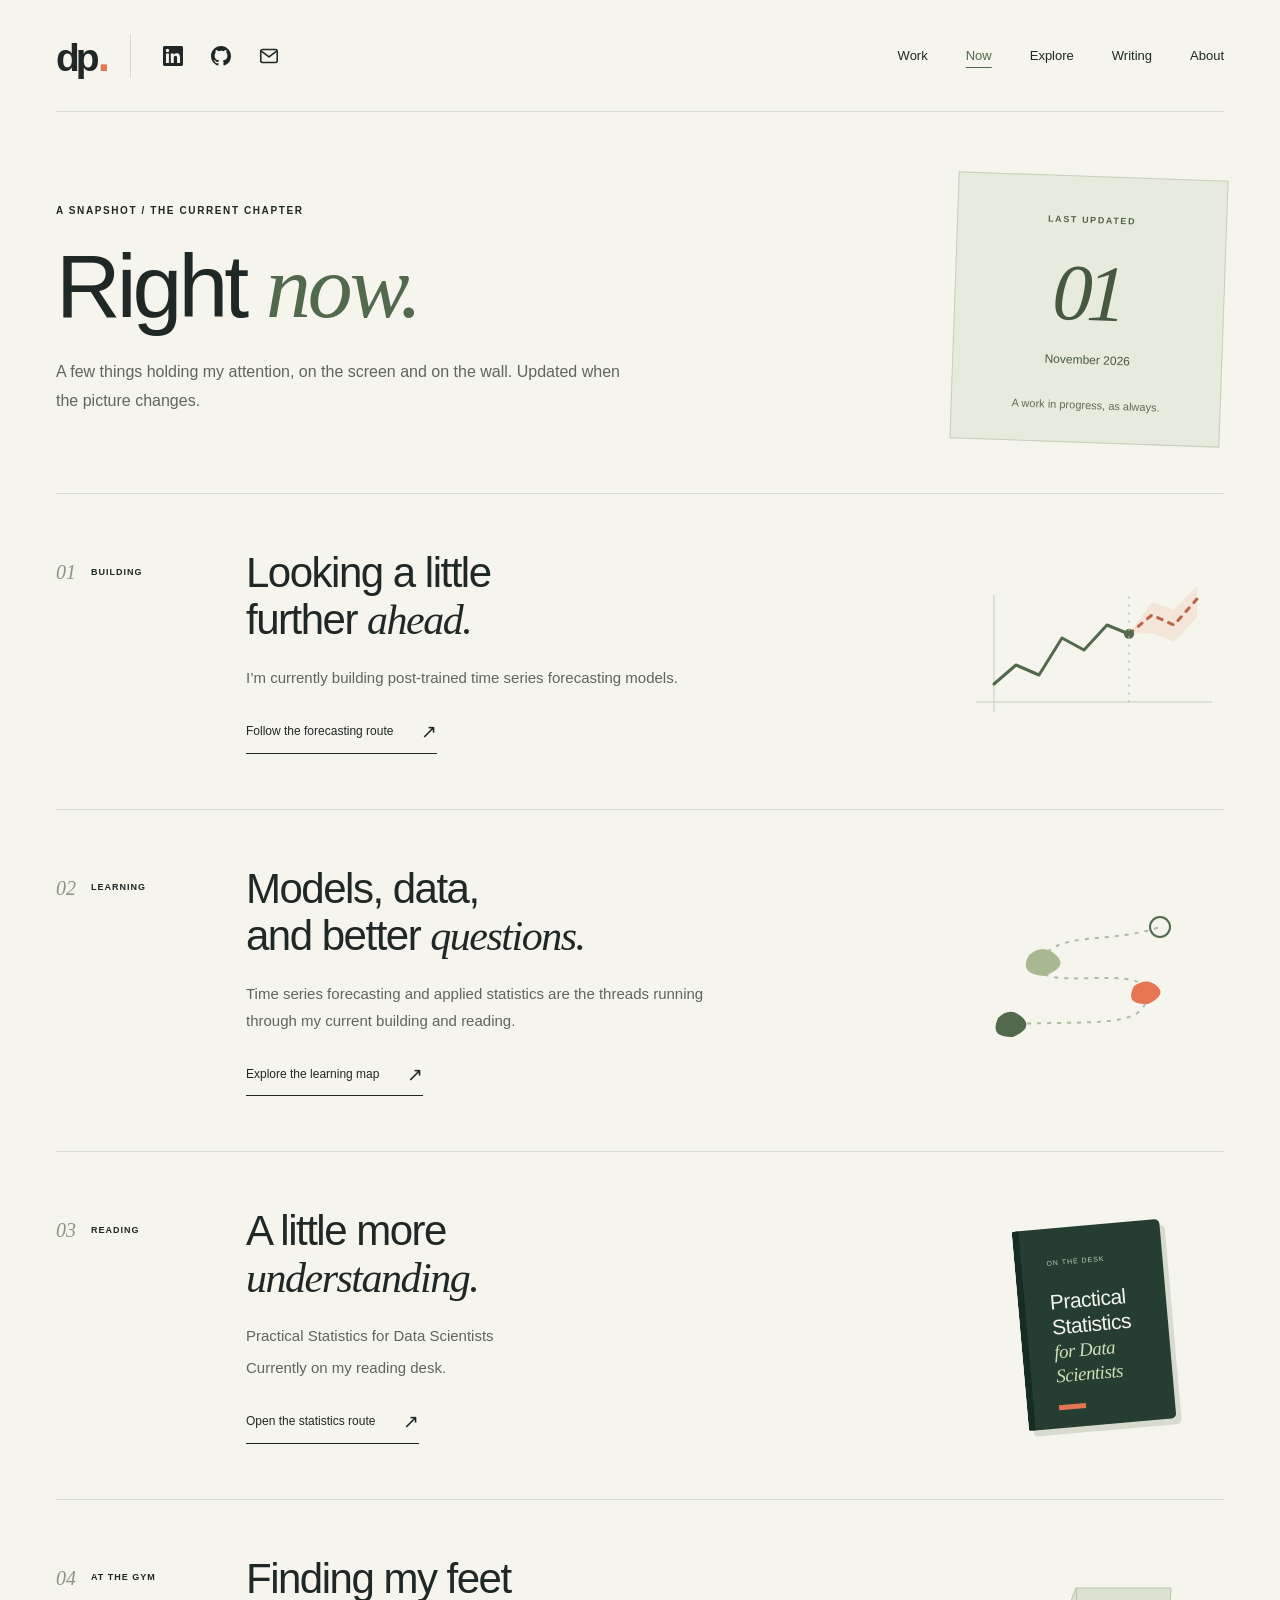
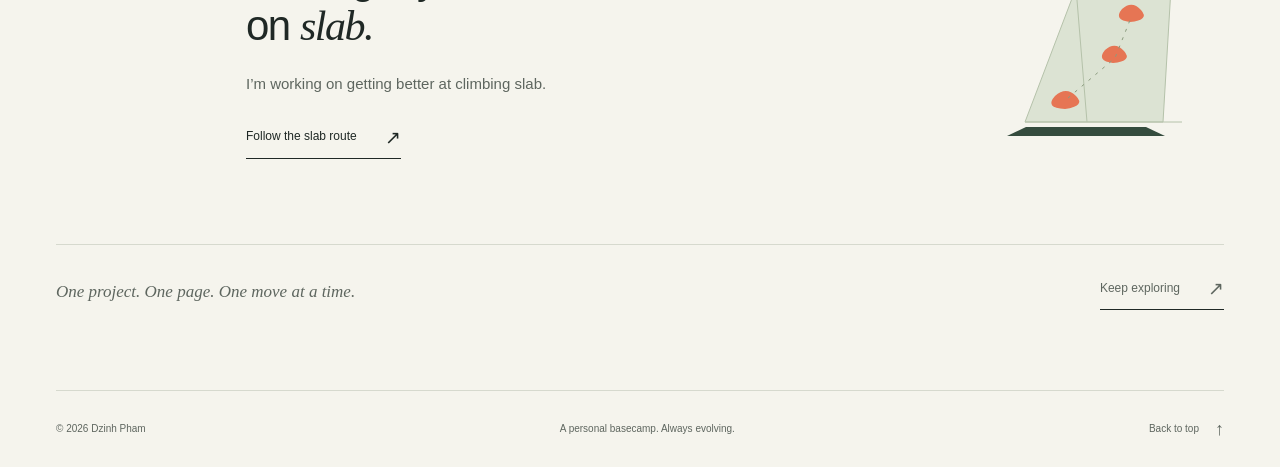
<file: now/index.html>
<!doctype html>
<html lang="en">
  <head>
    <meta charset="utf-8">
    <meta name="viewport" content="width=device-width, initial-scale=1">
    <meta name="theme-color" content="#f5f4ed">
    <meta name="description" content="What has Dzinh Pham's attention right now: time series forecasting, practical statistics, and slab climbing.">
    <meta property="og:title" content="Right now — Dzinh Pham">
    <meta property="og:description" content="Forecasting models, practical statistics, and finding balance on slab.">
    <title>Right now — Dzinh Pham</title>
    <link rel="icon" href="../favicon.svg" type="image/svg+xml">
    <link rel="stylesheet" href="../styles.css">
    <link rel="stylesheet" href="../basecamp.css">
    <link rel="stylesheet" href="now.css">
    <script src="../script.js" defer></script>
  </head>
  <body class="basecamp-page">
    <a class="skip-link" href="#main">Skip to content</a>
    <header class="site-header wrap">
      <a class="wordmark" href="../" aria-label="Dzinh Pham, home">dp<span aria-hidden="true">.</span></a>
      <nav class="header-contact-links" aria-label="Contact and profiles">
        <a href="https://www.linkedin.com/in/dzinh-pham/" target="_blank" rel="noopener noreferrer" aria-label="LinkedIn (opens in a new tab)" title="LinkedIn">
          <svg viewBox="0 0 24 24" width="20" height="20" fill="currentColor" aria-hidden="true" focusable="false"><path d="M20.447 20.452h-3.554v-5.569c0-1.328-.027-3.037-1.852-3.037-1.853 0-2.136 1.445-2.136 2.939v5.667H9.351V9h3.414v1.561h.049c.476-.9 1.637-1.85 3.37-1.85 3.601 0 4.267 2.37 4.267 5.455v6.286ZM5.337 7.433a2.062 2.062 0 1 1 0-4.124 2.062 2.062 0 0 1 0 4.124Zm1.782 13.019H3.555V9h3.564v11.452ZM22.225 0H1.771C.792 0 0 .774 0 1.729v20.542C0 23.227.792 24 1.771 24h20.451C23.2 24 24 23.227 24 22.271V1.729C24 .774 23.2 0 22.222 0Z"/></svg>
        </a>
        <a href="https://github.com/DzinhP" target="_blank" rel="noopener noreferrer" aria-label="GitHub (opens in a new tab)" title="GitHub">
          <svg viewBox="0 0 16 16" width="20" height="20" fill="currentColor" aria-hidden="true" focusable="false"><path d="M8 0C3.58 0 0 3.58 0 8c0 3.54 2.29 6.53 5.47 7.59.4.07.55-.17.55-.38 0-.19-.01-.82-.01-1.49-2.01.37-2.53-.49-2.69-.94-.09-.23-.48-.94-.82-1.13-.28-.15-.68-.52-.01-.53.63-.01 1.08.58 1.23.82.72 1.21 1.87.87 2.33.66.07-.52.28-.87.51-1.07-1.78-.2-3.64-.89-3.64-3.95 0-.87.31-1.59.82-2.15-.08-.2-.36-1.02.08-2.12 0 0 .67-.21 2.2.82a7.65 7.65 0 0 1 2-.27c.68 0 1.36.09 2 .27 1.53-1.04 2.2-.82 2.2-.82.44 1.1.16 1.92.08 2.12.51.56.82 1.27.82 2.15 0 3.07-1.87 3.75-3.65 3.95.29.25.54.73.54 1.48 0 1.07-.01 1.93-.01 2.2 0 .21.15.46.55.38A8.01 8.01 0 0 0 16 8c0-4.42-3.58-8-8-8Z"/></svg>
        </a>
        <a href="mailto:dzinh@berkeley.edu" aria-label="Email Dzinh Pham" title="Email">
          <svg viewBox="0 0 24 24" width="22" height="22" fill="none" stroke="currentColor" stroke-width="1.7" stroke-linecap="round" stroke-linejoin="round" aria-hidden="true" focusable="false"><rect x="3" y="5" width="18" height="14" rx="2"/><path d="m4 7 8 6 8-6"/></svg>
        </a>
      </nav>
      <button class="menu-toggle" type="button" aria-expanded="false" aria-controls="site-nav">Menu <span aria-hidden="true">+</span></button>
      <nav id="site-nav" class="site-nav" aria-label="Main navigation">
        <a href="../#work">Work</a>
        <a href="../now/" aria-current="page">Now</a>
        <a href="../explore/">Explore</a>
        <a href="../writing/">Writing</a>
        <a href="../#about">About</a>
      </nav>
    </header>
    <main id="main" class="basecamp-main wrap">
      <div class="now-intro">
        <div class="basecamp-intro">
          <p class="eyebrow">A snapshot / The current chapter</p>
          <h1>Right <em>now.</em></h1>
          <p>A few things holding my attention, on the screen and on the wall. Updated when the picture changes.</p>
        </div>
        <aside class="now-date" aria-label="Last updated November 1, 2026">
          <span class="eyebrow">Last updated</span>
          <time datetime="2026-11-01"><span>01</span> November 2026</time>
          <p>A work in progress, as always.</p>
        </aside>
      </div>
      <!-- Edit these four entries and the date above when your focus changes. -->
      <div class="now-entries">
        <section class="now-entry" aria-labelledby="building-heading">
          <div class="now-label"><span>01</span><p class="eyebrow">Building</p></div>
          <div class="now-entry-copy"><h2 id="building-heading">Looking a little <br>further <em>ahead.</em></h2><p>I’m currently building post-trained time series forecasting models.</p><a class="text-link" href="../learning/#forecasting-models">Follow the forecasting route <span aria-hidden="true">↗</span></a></div>
          <svg class="now-sketch forecast-sketch" viewBox="0 0 260 150" fill="none" aria-hidden="true"><path d="M12 125H248M30 135V18" stroke="#c3cdbb"/><path d="m30 107 22-19 23 10 23-37 22 12 23-25 22 9" stroke="#53694e" stroke-width="3" stroke-linecap="round" stroke-linejoin="round"/><path d="m165 57 23-19 22 10 23-26" stroke="#b56347" stroke-width="3" stroke-linecap="round" stroke-dasharray="5 7"/><path d="m165 57 23-32 22 8 23-24v31l-23 25-22-9Z" fill="#e6755420"/><circle cx="165" cy="57" r="5" fill="#53694e"/><path d="M165 19v110" stroke="#b5c2aa" stroke-dasharray="3 5"/></svg>
        </section>
        <section class="now-entry" aria-labelledby="learning-heading">
          <div class="now-label"><span>02</span><p class="eyebrow">Learning</p></div>
          <div class="now-entry-copy"><h2 id="learning-heading">Models, data, <br>and better <em>questions.</em></h2><p>Time series forecasting and applied statistics are the threads running through my current building and reading.</p><a class="text-link" href="../learning/">Explore the learning map <span aria-hidden="true">↗</span></a></div>
          <svg class="now-sketch" viewBox="0 0 260 150" fill="none" aria-hidden="true"><path d="M43 119C136 116 182 123 183 89S66 91 77 58s65-18 119-36" stroke="#adbba3" stroke-width="2" stroke-dasharray="4 6"/><path d="M34 113q12-12 24-1t-9 20q-24 1-15-19" fill="#53694e"/><path d="M170 81q13-9 23 0t-9 18q-24 1-14-18" fill="#e67554"/><path d="M65 50q14-12 27 0t-12 21q-26-2-15-21" fill="#a8b891"/><circle cx="196" cy="22" r="10" stroke="#53694e" stroke-width="2"/></svg>
        </section>
        <section class="now-entry" aria-labelledby="reading-heading">
          <div class="now-label"><span>03</span><p class="eyebrow">Reading</p></div>
          <div class="now-entry-copy"><h2 id="reading-heading">A little more <br><em>understanding.</em></h2><p class="current-book">Practical Statistics for Data Scientists</p><p>Currently on my reading desk.</p><a class="text-link" href="../learning/#practical-statistics">Open the statistics route <span aria-hidden="true">↗</span></a></div>
          <div class="now-book" aria-hidden="true"><span>ON THE DESK</span><strong>Practical <br>Statistics <br><em>for Data <br>Scientists</em></strong><i></i></div>
        </section>
        <section class="now-entry" aria-labelledby="climbing-heading">
          <div class="now-label"><span>04</span><p class="eyebrow">At the gym</p></div>
          <div class="now-entry-copy"><h2 id="climbing-heading">Finding my feet <br>on <em>slab.</em></h2><p>I’m working on getting better at climbing slab.</p><a class="text-link" href="../learning/#slab-climbing">Follow the slab route <span aria-hidden="true">↗</span></a></div>
          <svg class="now-sketch" viewBox="0 0 260 180" fill="none" aria-hidden="true"><path d="m61 155 51-134h95l-8 134Z" fill="#dce3d3" stroke="#b5c2aa"/><path d="m112 21 11 134M61 155h157" stroke="#b5c2aa"/><path d="M91 129q11-10 21 0t-11 13q-21-1-10-13M141 83q10-9 19 1t-11 12q-17-2-8-13M158 42q10-9 19 1t-11 12q-17-2-8-13" fill="#e67554"/><path d="m104 131 47-40 17-43" stroke="#8b9b7e" stroke-dasharray="3 6"/><path d="m62 160 120 0 19 9H43Z" fill="#354c3e"/></svg>
        </section>
      </div>
      <div class="explore-signoff"><p>One project. One page. One move at a time.</p><a class="text-link" href="../explore/">Keep exploring <span aria-hidden="true">↗</span></a></div>
    </main>
    <footer class="site-footer wrap"><p>© <span id="year">2026</span> Dzinh Pham</p><p>A personal basecamp. Always evolving.</p><a href="#main">Back to top <span aria-hidden="true">↑</span></a></footer>
  </body>
</html>
</file>
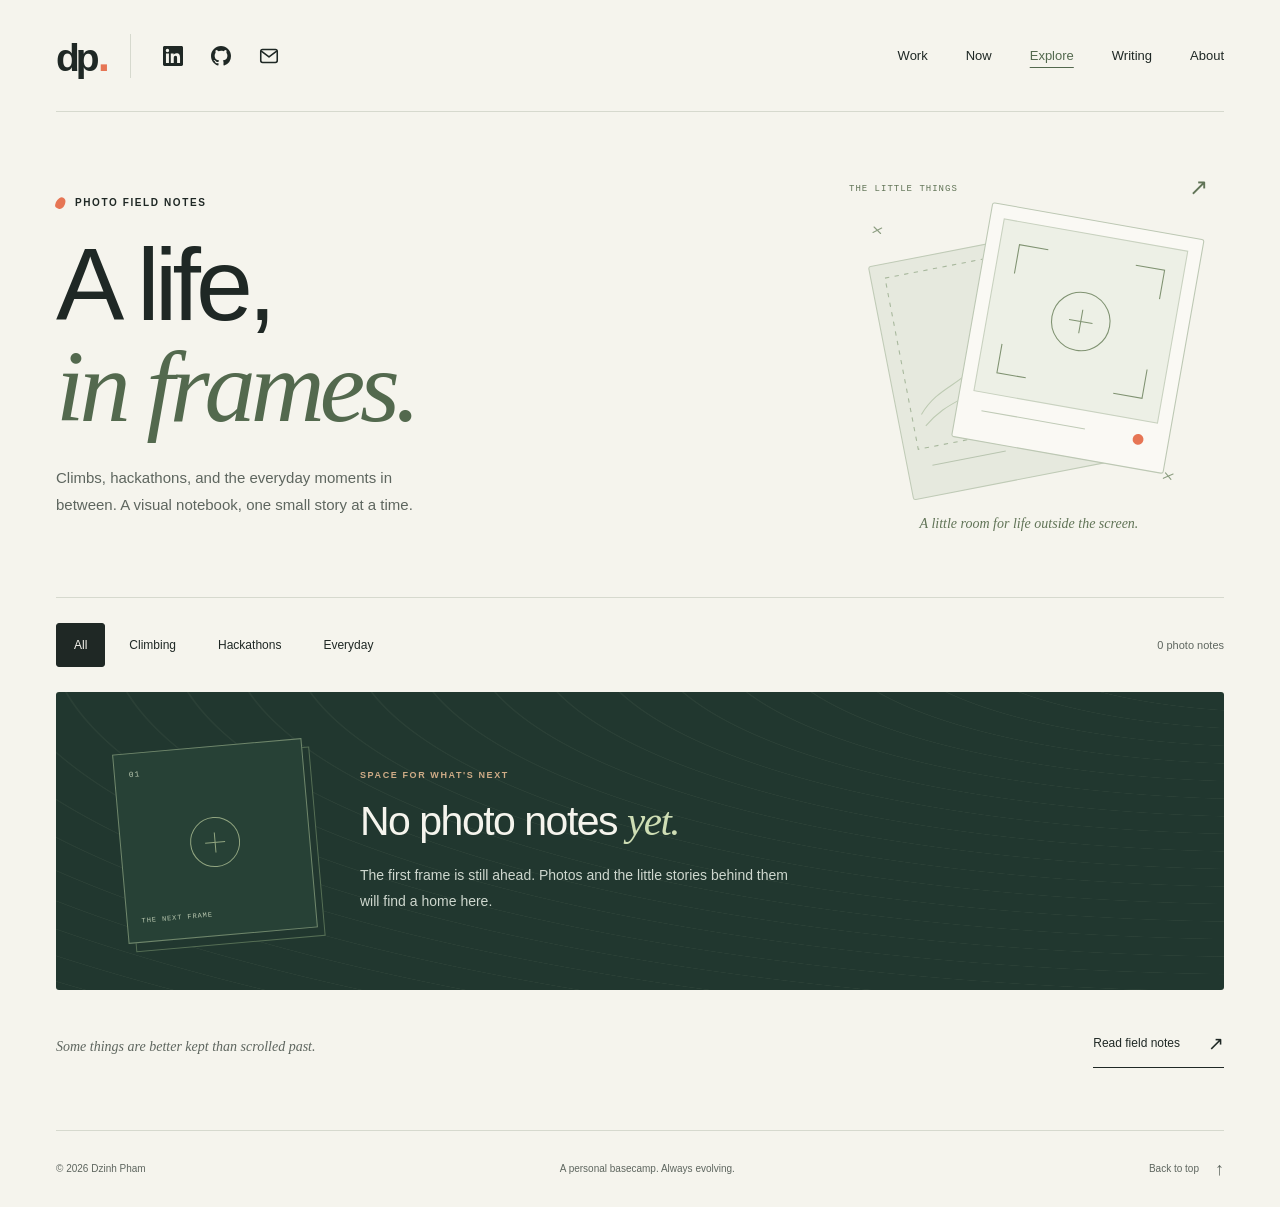
<file: photos/index.html>
<!doctype html>
<html lang="en">
  <head>
    <meta charset="utf-8">
    <meta name="viewport" content="width=device-width, initial-scale=1">
    <meta name="theme-color" content="#f5f4ed">
    <meta name="description" content="Photo field notes from Dzinh Pham: climbs, hackathons, and everyday moments.">
    <meta property="og:type" content="website">
    <meta property="og:title" content="Photo field notes — Dzinh Pham">
    <meta property="og:description" content="A visual notebook, one small story at a time.">
    <title>Photo field notes — Dzinh Pham</title>
    <link rel="icon" href="../favicon.svg" type="image/svg+xml">
    <link rel="stylesheet" href="../styles.css">
    <link rel="stylesheet" href="../basecamp.css">
    <link rel="stylesheet" href="photos.css">
    <script src="../script.js" defer></script>
    <script src="photos.js" defer></script>
  </head>
  <body class="photos-page">
    <a class="skip-link" href="#main">Skip to content</a>
    <header class="site-header wrap">
      <a class="wordmark" href="../" aria-label="Dzinh Pham, home">dp<span aria-hidden="true">.</span></a>
      <nav class="header-contact-links" aria-label="Contact and profiles">
        <a href="https://www.linkedin.com/in/dzinh-pham/" target="_blank" rel="noopener noreferrer" aria-label="LinkedIn (opens in a new tab)" title="LinkedIn">
          <svg viewBox="0 0 24 24" width="20" height="20" fill="currentColor" aria-hidden="true" focusable="false"><path d="M20.447 20.452h-3.554v-5.569c0-1.328-.027-3.037-1.852-3.037-1.853 0-2.136 1.445-2.136 2.939v5.667H9.351V9h3.414v1.561h.049c.476-.9 1.637-1.85 3.37-1.85 3.601 0 4.267 2.37 4.267 5.455v6.286ZM5.337 7.433a2.062 2.062 0 1 1 0-4.124 2.062 2.062 0 0 1 0 4.124Zm1.782 13.019H3.555V9h3.564v11.452ZM22.225 0H1.771C.792 0 0 .774 0 1.729v20.542C0 23.227.792 24 1.771 24h20.451C23.2 24 24 23.227 24 22.271V1.729C24 .774 23.2 0 22.222 0Z"/></svg>
        </a>
        <a href="https://github.com/DzinhP" target="_blank" rel="noopener noreferrer" aria-label="GitHub (opens in a new tab)" title="GitHub">
          <svg viewBox="0 0 16 16" width="20" height="20" fill="currentColor" aria-hidden="true" focusable="false"><path d="M8 0C3.58 0 0 3.58 0 8c0 3.54 2.29 6.53 5.47 7.59.4.07.55-.17.55-.38 0-.19-.01-.82-.01-1.49-2.01.37-2.53-.49-2.69-.94-.09-.23-.48-.94-.82-1.13-.28-.15-.68-.52-.01-.53.63-.01 1.08.58 1.23.82.72 1.21 1.87.87 2.33.66.07-.52.28-.87.51-1.07-1.78-.2-3.64-.89-3.64-3.95 0-.87.31-1.59.82-2.15-.08-.2-.36-1.02.08-2.12 0 0 .67-.21 2.2.82a7.65 7.65 0 0 1 2-.27c.68 0 1.36.09 2 .27 1.53-1.04 2.2-.82 2.2-.82.44 1.1.16 1.92.08 2.12.51.56.82 1.27.82 2.15 0 3.07-1.87 3.75-3.65 3.95.29.25.54.73.54 1.48 0 1.07-.01 1.93-.01 2.2 0 .21.15.46.55.38A8.01 8.01 0 0 0 16 8c0-4.42-3.58-8-8-8Z"/></svg>
        </a>
        <a href="mailto:dzinh@berkeley.edu" aria-label="Email Dzinh Pham" title="Email">
          <svg viewBox="0 0 24 24" width="22" height="22" fill="none" stroke="currentColor" stroke-width="1.7" stroke-linecap="round" stroke-linejoin="round" aria-hidden="true" focusable="false"><rect x="3" y="5" width="18" height="14" rx="2"/><path d="m4 7 8 6 8-6"/></svg>
        </a>
      </nav>
      <button class="menu-toggle" type="button" aria-expanded="false" aria-controls="site-nav">Menu <span aria-hidden="true">+</span></button>
      <nav id="site-nav" class="site-nav" aria-label="Main navigation">
        <a href="../#work">Work</a>
        <a href="../now/">Now</a>
        <a href="../explore/" aria-current="location">Explore</a>
        <a href="../writing/">Writing</a>
        <a href="../#about">About</a>
      </nav>
    </header>

    <main id="main" class="photos-main wrap">
      <section class="photos-intro" aria-labelledby="photos-heading">
        <div class="photos-intro-copy">
          <p class="eyebrow"><span class="route-dot" aria-hidden="true"></span> Photo field notes</p>
          <h1 id="photos-heading">A life,<br><em>in frames.</em></h1>
          <p class="photos-description">Climbs, hackathons, and the everyday moments in between. A visual notebook, one small story at a time.</p>
        </div>
        <div class="contact-sheet-art" aria-hidden="true">
          <div class="contact-sheet-label"><span>THE LITTLE THINGS</span><span>↗</span></div>
          <svg viewBox="0 0 360 280" fill="none" focusable="false">
            <g transform="translate(51 40) rotate(-11 99 110)">
              <rect x="0" y="0" width="198" height="219" rx="2" fill="#e6e9de" stroke="#c0cbb7"/>
              <rect x="13" y="13" width="172" height="161" stroke="#a8b89d" stroke-dasharray="4 5"/>
              <path d="M22 143c22-25 48-19 62-43s28-43 48-36 35 44 44 42M24 154c29-23 45-12 64-37s28-37 43-31 29 42 43 37" stroke="#becbb3"/>
              <path d="M23 191h69" stroke="#b9c5b0"/>
            </g>
            <g transform="translate(126 17) rotate(10 99 110)">
              <rect x="0" y="0" width="198" height="219" rx="2" fill="#faf9f4" stroke="#bdc8b4"/>
              <rect x="13" y="13" width="172" height="161" fill="#edf0e6" stroke="#c9d2c0"/>
              <path d="M31 61V34h27m109 27V34h-27M31 127v27h27m109-27v27h-27" stroke="#809372"/>
              <circle cx="99" cy="94" r="27" stroke="#809372"/>
              <path d="M99 83v22m-11-11h22" stroke="#809372"/>
              <path d="M23 191h97" stroke="#c0cbb7"/>
              <circle cx="170" cy="192" r="5" fill="#e67554"/>
            </g>
            <path d="m37 24 6 6m-7-1 8-4M306 251l5 6m-7-1 9-4" stroke="#8d9e82" stroke-linecap="round"/>
          </svg>
          <p>A little room for life outside the screen.</p>
        </div>
      </section>

      <section class="photo-notebook" aria-label="Browse photo field notes">
        <div class="photos-toolbar">
          <div class="photo-filters" role="group" aria-label="Filter photo notes" hidden>
            <button type="button" data-category="all" aria-pressed="true">All</button>
            <button type="button" data-category="climbing" aria-pressed="false">Climbing</button>
            <button type="button" data-category="hackathons" aria-pressed="false">Hackathons</button>
            <button type="button" data-category="everyday" aria-pressed="false">Everyday</button>
          </div>
          <p class="photos-count" role="status" aria-live="polite" aria-atomic="true">The notebook is open.</p>
        </div>
        <div class="photo-entries" aria-busy="false"></div>
        <div class="photos-empty">
          <div class="empty-frame-mark" aria-hidden="true"><span>01</span><i></i><span>THE NEXT FRAME</span></div>
          <div>
            <p class="eyebrow">Space for what's next</p>
            <h2>No photo notes <em>yet.</em></h2>
            <p class="photos-empty-copy">The first frame is still ahead. Photos and the little stories behind them will find a home here.</p>
            <button type="button" class="photos-reset" hidden>View all photo notes <span aria-hidden="true">↗</span></button>
          </div>
        </div>
        <div class="photos-error" role="alert" hidden>
          <h2>The notebook is taking a moment.</h2>
          <p>Photo notes couldn't load. Please try again.</p>
          <button type="button" class="photos-retry">Try again <span aria-hidden="true">↻</span></button>
        </div>
        <noscript><p class="photos-no-script">Enable JavaScript to browse the photo notebook. You can also read the <a href="../writing/">written field notes</a>.</p></noscript>
      </section>

      <div class="photos-signoff">
        <p>Some things are better kept than scrolled past.</p>
        <a class="text-link" href="../writing/">Read field notes <span aria-hidden="true">↗</span></a>
      </div>
    </main>

    <dialog class="photo-lightbox" aria-labelledby="lightbox-title" aria-describedby="lightbox-help">
      <div class="lightbox-heading">
        <p id="lightbox-title"></p>
        <button type="button" class="lightbox-close" aria-label="Close photo viewer" autofocus><span aria-hidden="true">×</span></button>
      </div>
      <figure class="lightbox-figure">
        <div class="lightbox-stage">
          <img class="lightbox-image" alt="">
          <p class="lightbox-unavailable" hidden>This photo couldn't load.</p>
        </div>
        <figcaption class="lightbox-caption"></figcaption>
      </figure>
      <div class="lightbox-footer">
        <p id="lightbox-help">Arrow keys or swipe to explore · Esc to close</p>
        <div class="lightbox-controls">
          <button type="button" class="lightbox-previous" aria-label="Previous photo"><span aria-hidden="true">←</span></button>
          <p class="lightbox-counter" role="status" aria-live="polite" aria-atomic="true"></p>
          <button type="button" class="lightbox-next" aria-label="Next photo"><span aria-hidden="true">→</span></button>
        </div>
      </div>
    </dialog>

    <footer class="site-footer wrap"><p>© <span id="year">2026</span> Dzinh Pham</p><p>A personal basecamp. Always evolving.</p><a href="#main">Back to top <span aria-hidden="true">↑</span></a></footer>
  </body>
</html>
</file>
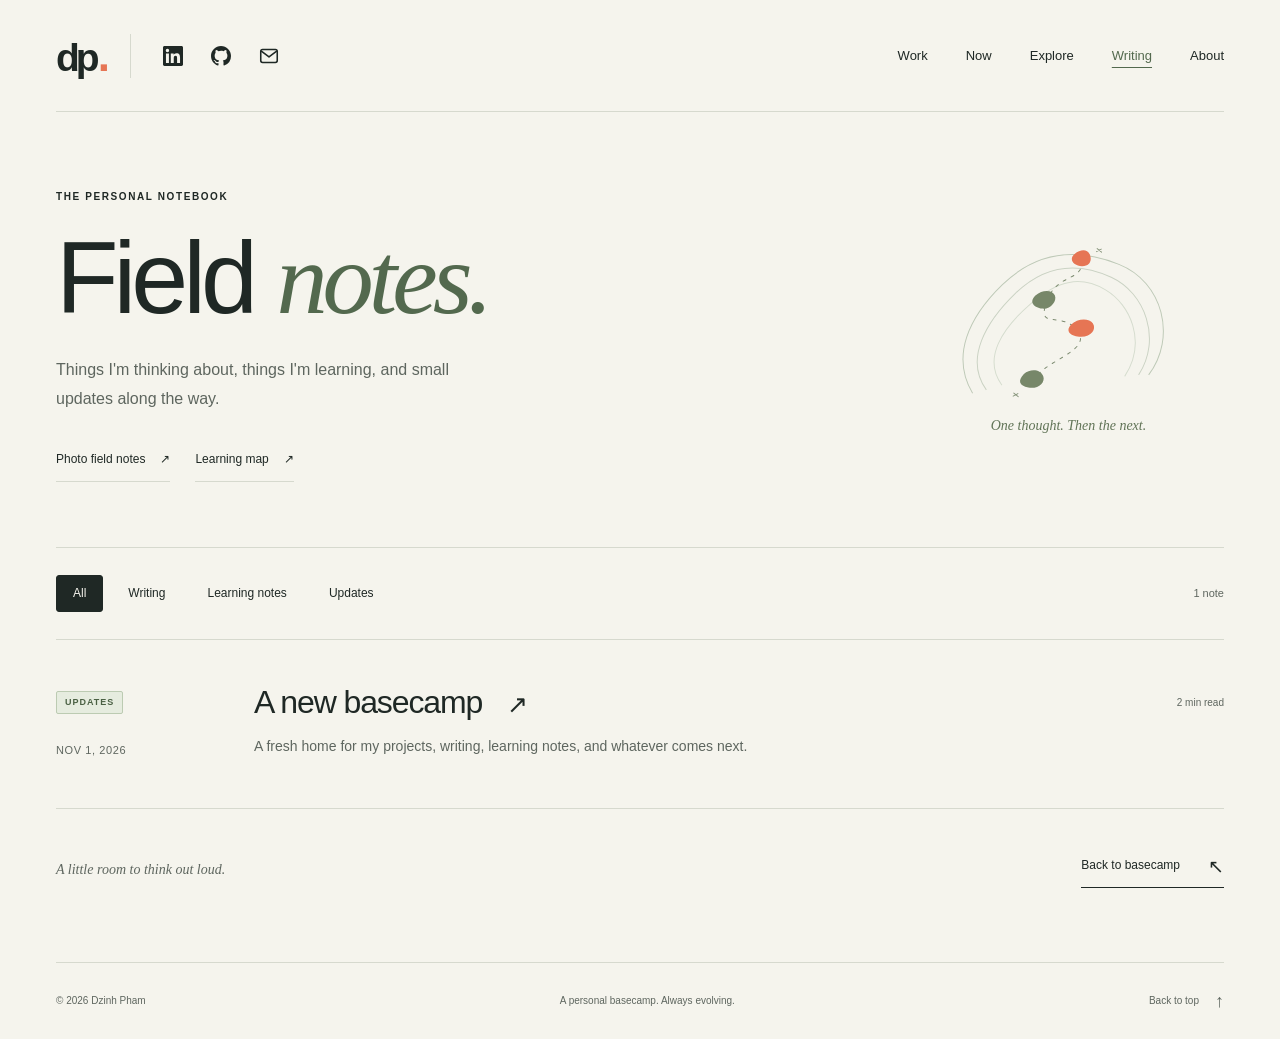
<file: writing/index.html>
<!doctype html>
<html lang="en">
  <head>
    <meta charset="utf-8">
    <meta name="viewport" content="width=device-width, initial-scale=1">
    <meta name="theme-color" content="#f5f4ed">
    <meta name="description" content="Writing, learning notes, and occasional updates from Dzinh Pham.">
    <meta property="og:type" content="website">
    <meta property="og:title" content="Field notes — Dzinh Pham">
    <meta property="og:description" content="A notebook for ideas, things I'm learning, and small updates along the way.">
    <title>Field notes — Dzinh Pham</title>
    <link rel="icon" href="../favicon.svg" type="image/svg+xml">
    <link rel="stylesheet" href="../styles.css">
    <link rel="stylesheet" href="../basecamp.css">
    <link rel="stylesheet" href="writing.css">
    <script src="../script.js" defer></script>
    <script src="writing.js" defer></script>
  </head>
  <body class="writing-page">
    <a class="skip-link" href="#main">Skip to content</a>
    <header class="site-header wrap">
      <a class="wordmark" href="../" aria-label="Dzinh Pham, home">dp<span aria-hidden="true">.</span></a>
      <nav class="header-contact-links" aria-label="Contact and profiles">
        <a href="https://www.linkedin.com/in/dzinh-pham/" target="_blank" rel="noopener noreferrer" aria-label="LinkedIn (opens in a new tab)" title="LinkedIn">
          <svg viewBox="0 0 24 24" width="20" height="20" fill="currentColor" aria-hidden="true" focusable="false"><path d="M20.447 20.452h-3.554v-5.569c0-1.328-.027-3.037-1.852-3.037-1.853 0-2.136 1.445-2.136 2.939v5.667H9.351V9h3.414v1.561h.049c.476-.9 1.637-1.85 3.37-1.85 3.601 0 4.267 2.37 4.267 5.455v6.286ZM5.337 7.433a2.062 2.062 0 1 1 0-4.124 2.062 2.062 0 0 1 0 4.124Zm1.782 13.019H3.555V9h3.564v11.452ZM22.225 0H1.771C.792 0 0 .774 0 1.729v20.542C0 23.227.792 24 1.771 24h20.451C23.2 24 24 23.227 24 22.271V1.729C24 .774 23.2 0 22.222 0Z"/></svg>
        </a>
        <a href="https://github.com/DzinhP" target="_blank" rel="noopener noreferrer" aria-label="GitHub (opens in a new tab)" title="GitHub">
          <svg viewBox="0 0 16 16" width="20" height="20" fill="currentColor" aria-hidden="true" focusable="false"><path d="M8 0C3.58 0 0 3.58 0 8c0 3.54 2.29 6.53 5.47 7.59.4.07.55-.17.55-.38 0-.19-.01-.82-.01-1.49-2.01.37-2.53-.49-2.69-.94-.09-.23-.48-.94-.82-1.13-.28-.15-.68-.52-.01-.53.63-.01 1.08.58 1.23.82.72 1.21 1.87.87 2.33.66.07-.52.28-.87.51-1.07-1.78-.2-3.64-.89-3.64-3.95 0-.87.31-1.59.82-2.15-.08-.2-.36-1.02.08-2.12 0 0 .67-.21 2.2.82a7.65 7.65 0 0 1 2-.27c.68 0 1.36.09 2 .27 1.53-1.04 2.2-.82 2.2-.82.44 1.1.16 1.92.08 2.12.51.56.82 1.27.82 2.15 0 3.07-1.87 3.75-3.65 3.95.29.25.54.73.54 1.48 0 1.07-.01 1.93-.01 2.2 0 .21.15.46.55.38A8.01 8.01 0 0 0 16 8c0-4.42-3.58-8-8-8Z"/></svg>
        </a>
        <a href="mailto:dzinh@berkeley.edu" aria-label="Email Dzinh Pham" title="Email">
          <svg viewBox="0 0 24 24" width="22" height="22" fill="none" stroke="currentColor" stroke-width="1.7" stroke-linecap="round" stroke-linejoin="round" aria-hidden="true" focusable="false"><rect x="3" y="5" width="18" height="14" rx="2"/><path d="m4 7 8 6 8-6"/></svg>
        </a>
      </nav>
      <button class="menu-toggle" type="button" aria-expanded="false" aria-controls="site-nav">Menu <span aria-hidden="true">+</span></button>
      <nav id="site-nav" class="site-nav" aria-label="Main navigation">
        <a href="../#work">Work</a>
        <a href="../now/">Now</a>
        <a href="../explore/">Explore</a>
        <a href="../writing/" aria-current="page">Writing</a>
        <a href="../#about">About</a>
      </nav>
    </header>

    <main id="main" class="wrap notes-main">
      <section class="notes-intro" aria-labelledby="notes-heading">
        <div>
          <p class="eyebrow">The personal notebook</p>
          <h1 id="notes-heading">Field <em>notes.</em></h1>
          <p class="notes-description">Things I'm thinking about, things I'm learning, and small updates along the way.</p>
          <nav class="writing-extras" aria-label="More from the notebook"><a href="../photos/">Photo field notes <span aria-hidden="true">↗</span></a><a href="../learning/">Learning map <span aria-hidden="true">↗</span></a></nav>
        </div>
        <div class="notebook-sketch" aria-hidden="true">
          <svg viewBox="0 0 240 180" fill="none">
            <path d="M28 151C10 112 32 75 69 46S145 16 187 38 237 117 205 151" stroke="#bfcab8"/>
            <path d="M42 149C23 116 49 81 81 56S146 31 178 50 222 117 195 150" stroke="#cbd3c4"/>
            <path d="M58 146C41 117 65 89 95 68S148 45 171 62 207 118 181 150" stroke="#d6ddcf"/>
            <path d="M91 147C93 127 153 123 139 100S98 96 111 68 148 52 151 31" stroke="#7d8c71" stroke-dasharray="3 6" stroke-linecap="round"/>
            <path d="M81 137c7-5 17-3 19 4s-7 13-16 10-10-8-3-14Z" fill="#778769"/>
            <path d="M133 93c7-6 19-5 22 1s-3 13-13 12-16-7-9-13Z" fill="#e67554"/>
            <path d="M101 60c7-5 17-4 19 2s-6 14-14 12-13-8-5-14Z" fill="#778769"/>
            <path d="M144 23c6-4 13-4 15 2s-1 12-9 11-13-8-6-13Z" fill="#e67554"/>
            <path d="m69 155 4 4m-5-1 5-2M167 20l4 4m-5-1 5-2" stroke="#89977e" stroke-linecap="round"/>
          </svg>
          <p>One thought. Then the next.</p>
        </div>
      </section>

      <section class="notes-collection" aria-label="Browse field notes">
        <div class="notes-toolbar">
          <div class="note-filters" role="group" aria-label="Filter field notes" hidden>
            <button type="button" data-filter="all" aria-pressed="true">All</button>
            <button type="button" data-filter="writing" aria-pressed="false">Writing</button>
            <button type="button" data-filter="learning" aria-pressed="false">Learning notes</button>
            <button type="button" data-filter="updates" aria-pressed="false">Updates</button>
          </div>
          <p class="filter-status" role="status" aria-live="polite" aria-atomic="true">1 note</p>
        </div>
        <div class="notes-list">
          <!-- Add a new note here, using data-category="writing", "learning", or "updates". -->
          <article class="note-entry" data-category="updates">
            <div class="note-meta"><span class="note-category">Updates</span><time datetime="2026-11-01">Nov 1, 2026</time></div>
            <div class="note-summary">
              <h2><a href="a-new-basecamp/">A new basecamp <span aria-hidden="true">↗</span></a></h2>
              <p>A fresh home for my projects, writing, learning notes, and whatever comes next.</p>
            </div>
            <span class="note-read-time">2 min read</span>
          </article>
        </div>
        <div class="notes-empty" hidden>
          <span class="empty-mark" aria-hidden="true">↗</span>
          <h2>No writing yet.</h2>
          <p>There's room for the next thought.</p>
          <button class="text-link" type="button" data-reset-filter>View all notes <span aria-hidden="true">↗</span></button>
        </div>
      </section>
      <div class="notes-signoff"><p>A little room to think out loud.</p><a class="text-link" href="../">Back to basecamp <span aria-hidden="true">↖</span></a></div>
    </main>

    <footer class="site-footer wrap"><p>© <span id="year">2026</span> Dzinh Pham</p><p>A personal basecamp. Always evolving.</p><a href="#main">Back to top <span aria-hidden="true">↑</span></a></footer>
  </body>
</html>
</file>
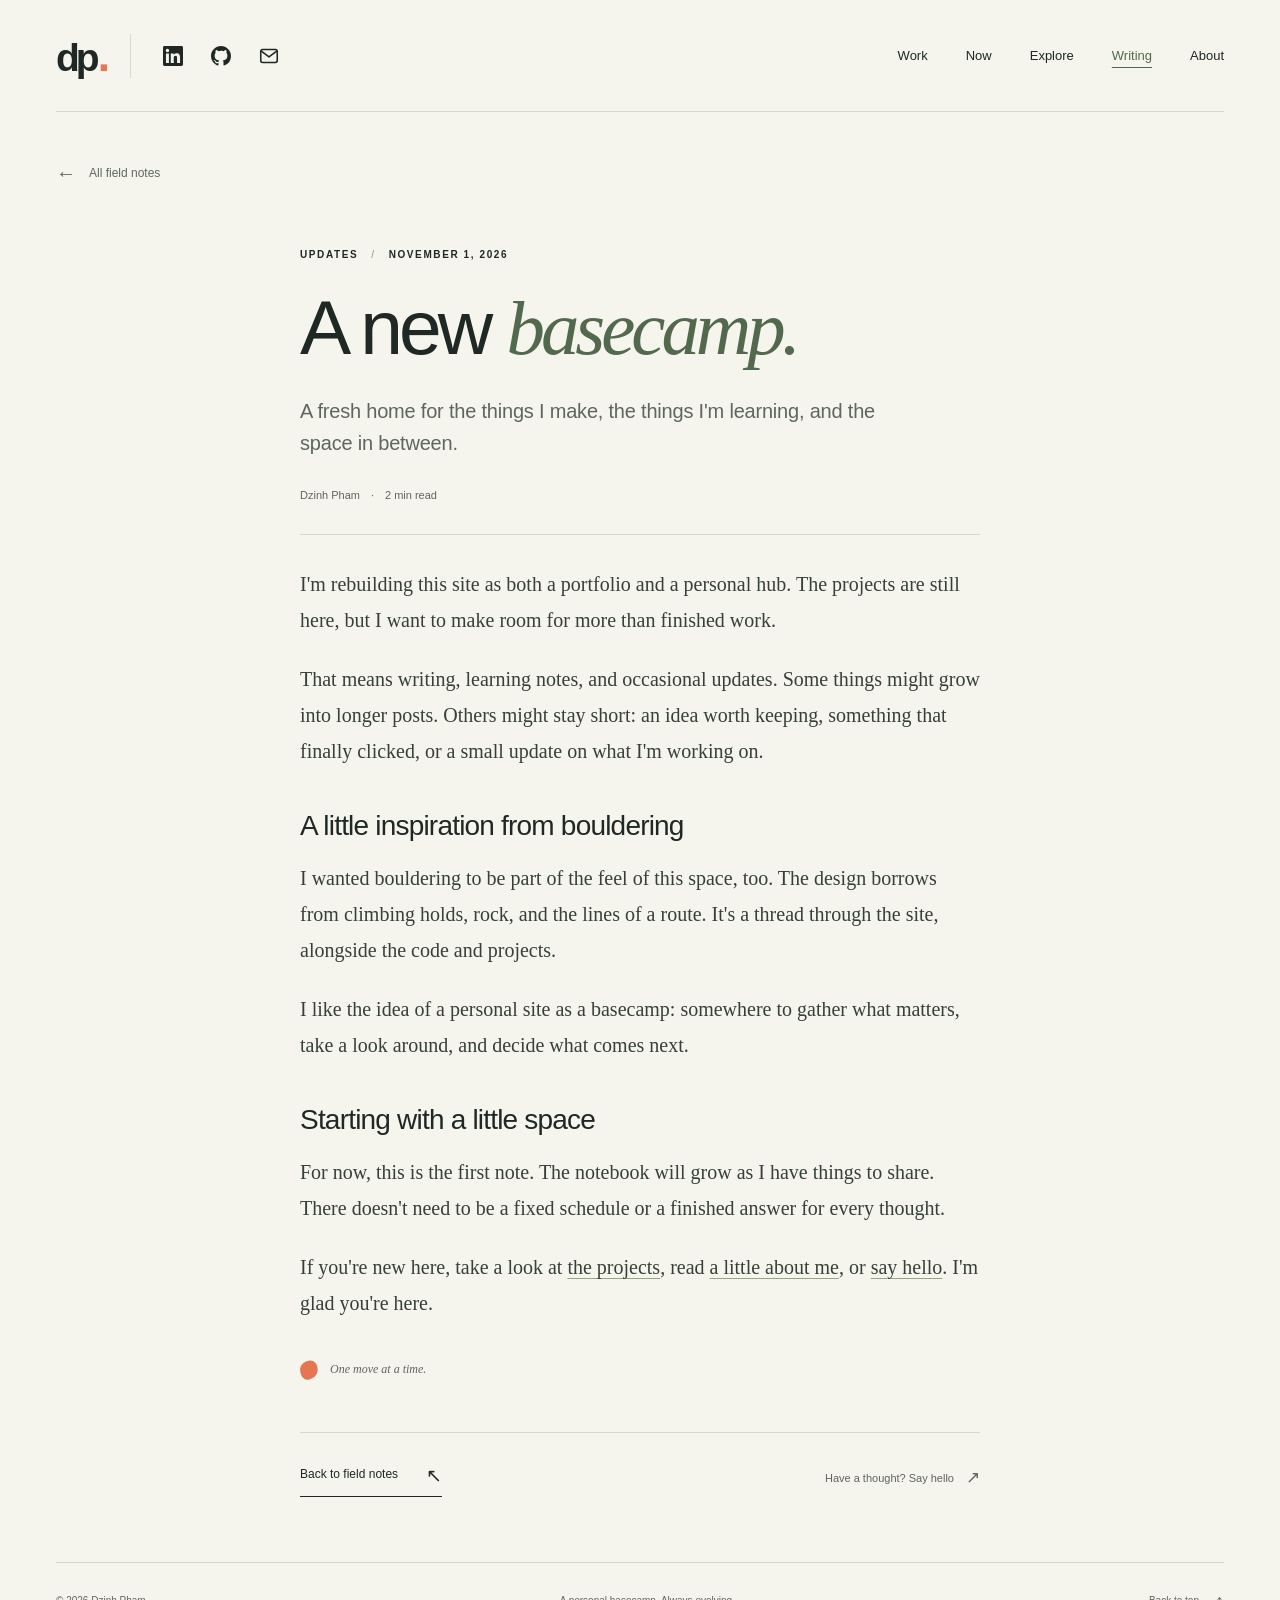
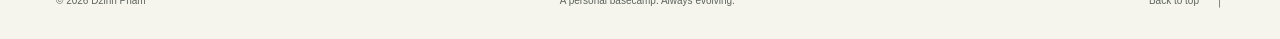
<file: writing/a-new-basecamp/index.html>
<!doctype html>
<html lang="en">
  <head>
    <meta charset="utf-8">
    <meta name="viewport" content="width=device-width, initial-scale=1">
    <meta name="theme-color" content="#f5f4ed">
    <meta name="description" content="A fresh home for my projects, writing, learning notes, and occasional updates, with a little inspiration from bouldering.">
    <meta property="og:type" content="article">
    <meta property="og:title" content="A new basecamp — Dzinh Pham">
    <meta property="og:description" content="A fresh home for my projects, writing, learning notes, and whatever comes next.">
    <meta property="article:published_time" content="2026-11-01">
    <title>A new basecamp — Dzinh Pham</title>
    <link rel="icon" href="../../favicon.svg" type="image/svg+xml">
    <link rel="stylesheet" href="../../styles.css">
    <link rel="stylesheet" href="../../basecamp.css">
    <link rel="stylesheet" href="../writing.css">
    <script src="../../script.js" defer></script>
  </head>
  <body class="writing-page">
    <a class="skip-link" href="#main">Skip to content</a>
    <header class="site-header wrap">
      <a class="wordmark" href="../../" aria-label="Dzinh Pham, home">dp<span aria-hidden="true">.</span></a>
      <nav class="header-contact-links" aria-label="Contact and profiles">
        <a href="https://www.linkedin.com/in/dzinh-pham/" target="_blank" rel="noopener noreferrer" aria-label="LinkedIn (opens in a new tab)" title="LinkedIn">
          <svg viewBox="0 0 24 24" width="20" height="20" fill="currentColor" aria-hidden="true" focusable="false"><path d="M20.447 20.452h-3.554v-5.569c0-1.328-.027-3.037-1.852-3.037-1.853 0-2.136 1.445-2.136 2.939v5.667H9.351V9h3.414v1.561h.049c.476-.9 1.637-1.85 3.37-1.85 3.601 0 4.267 2.37 4.267 5.455v6.286ZM5.337 7.433a2.062 2.062 0 1 1 0-4.124 2.062 2.062 0 0 1 0 4.124Zm1.782 13.019H3.555V9h3.564v11.452ZM22.225 0H1.771C.792 0 0 .774 0 1.729v20.542C0 23.227.792 24 1.771 24h20.451C23.2 24 24 23.227 24 22.271V1.729C24 .774 23.2 0 22.222 0Z"/></svg>
        </a>
        <a href="https://github.com/DzinhP" target="_blank" rel="noopener noreferrer" aria-label="GitHub (opens in a new tab)" title="GitHub">
          <svg viewBox="0 0 16 16" width="20" height="20" fill="currentColor" aria-hidden="true" focusable="false"><path d="M8 0C3.58 0 0 3.58 0 8c0 3.54 2.29 6.53 5.47 7.59.4.07.55-.17.55-.38 0-.19-.01-.82-.01-1.49-2.01.37-2.53-.49-2.69-.94-.09-.23-.48-.94-.82-1.13-.28-.15-.68-.52-.01-.53.63-.01 1.08.58 1.23.82.72 1.21 1.87.87 2.33.66.07-.52.28-.87.51-1.07-1.78-.2-3.64-.89-3.64-3.95 0-.87.31-1.59.82-2.15-.08-.2-.36-1.02.08-2.12 0 0 .67-.21 2.2.82a7.65 7.65 0 0 1 2-.27c.68 0 1.36.09 2 .27 1.53-1.04 2.2-.82 2.2-.82.44 1.1.16 1.92.08 2.12.51.56.82 1.27.82 2.15 0 3.07-1.87 3.75-3.65 3.95.29.25.54.73.54 1.48 0 1.07-.01 1.93-.01 2.2 0 .21.15.46.55.38A8.01 8.01 0 0 0 16 8c0-4.42-3.58-8-8-8Z"/></svg>
        </a>
        <a href="mailto:dzinh@berkeley.edu" aria-label="Email Dzinh Pham" title="Email">
          <svg viewBox="0 0 24 24" width="22" height="22" fill="none" stroke="currentColor" stroke-width="1.7" stroke-linecap="round" stroke-linejoin="round" aria-hidden="true" focusable="false"><rect x="3" y="5" width="18" height="14" rx="2"/><path d="m4 7 8 6 8-6"/></svg>
        </a>
      </nav>
      <button class="menu-toggle" type="button" aria-expanded="false" aria-controls="site-nav">Menu <span aria-hidden="true">+</span></button>
      <nav id="site-nav" class="site-nav" aria-label="Main navigation">
        <a href="../../#work">Work</a>
        <a href="../../now/">Now</a>
        <a href="../../explore/">Explore</a>
        <a href="../../writing/" aria-current="page">Writing</a>
        <a href="../../#about">About</a>
      </nav>
    </header>

    <main id="main" class="wrap article-main">
      <a class="article-back" href="../"><span aria-hidden="true">←</span> All field notes</a>
      <article class="note-article">
        <header class="article-heading">
          <p class="eyebrow">Updates <span aria-hidden="true">/</span> <time datetime="2026-11-01">November 1, 2026</time></p>
          <h1>A new <em>basecamp.</em></h1>
          <p class="article-deck">A fresh home for the things I make, the things I'm learning, and the space in between.</p>
          <p class="article-byline">Dzinh Pham <span aria-hidden="true">·</span> 2 min read</p>
        </header>
        <!-- Edit the article below; keep the title, description, and index entry in sync. -->
        <div class="article-body">
          <p>I'm rebuilding this site as both a portfolio and a personal hub. The projects are still here, but I want to make room for more than finished work.</p>
          <p>That means writing, learning notes, and occasional updates. Some things might grow into longer posts. Others might stay short: an idea worth keeping, something that finally clicked, or a small update on what I'm working on.</p>
          <h2>A little inspiration from bouldering</h2>
          <p>I wanted bouldering to be part of the feel of this space, too. The design borrows from climbing holds, rock, and the lines of a route. It's a thread through the site, alongside the code and projects.</p>
          <p>I like the idea of a personal site as a basecamp: somewhere to gather what matters, take a look around, and decide what comes next.</p>
          <h2>Starting with a little space</h2>
          <p>For now, this is the first note. The notebook will grow as I have things to share. There doesn't need to be a fixed schedule or a finished answer for every thought.</p>
          <p>If you're new here, take a look at <a href="../../#work">the projects</a>, read <a href="../../#about">a little about me</a>, or <a href="../../#contact">say hello</a>. I'm glad you're here.</p>
        </div>
        <footer class="article-end"><span class="article-end-mark" aria-hidden="true"></span><p>One move at a time.</p></footer>
      </article>
      <div class="article-bottom"><a class="text-link" href="../">Back to field notes <span aria-hidden="true">↖</span></a><a class="article-contact" href="mailto:dzinh@berkeley.edu">Have a thought? Say hello <span aria-hidden="true">↗</span></a></div>
    </main>

    <footer class="site-footer wrap"><p>© <span id="year">2026</span> Dzinh Pham</p><p>A personal basecamp. Always evolving.</p><a href="#main">Back to top <span aria-hidden="true">↑</span></a></footer>
  </body>
</html>
</file>
<file: styles.css>
@charset "UTF-8";

:root{--paper:#f5f4ed;--ink:#1f2825;--muted:#5e665f;--line:#d6d9ce;--accent:#e67554;--mint:#d7e2d1;--serif:Georgia,"Times New Roman",serif;--sans:"Helvetica Neue",Helvetica,Arial,sans-serif}
*{box-sizing:border-box}
html{scroll-behavior:smooth;scroll-padding-top:32px}
body{margin:0;background:var(--paper);color:var(--ink);font-family:var(--sans);font-size:16px;line-height:1.65;-webkit-font-smoothing:antialiased}
::selection{background:#cdddaf;color:var(--ink)}
a{color:inherit;text-decoration:none}
button{font:inherit;color:inherit;cursor:pointer}
button,a{-webkit-tap-highlight-color:transparent}
button:focus-visible,a:focus-visible{outline:2px solid var(--ink);outline-offset:6px}
h1,h2,h3,p{margin:0}
h1,h2,h3{font-weight:500;line-height:1.05}
em{font-family:var(--serif);font-weight:400}
.wrap{width:min(1320px,calc(100% - 112px));margin-inline:auto}
.section-pad{padding-block:112px}
.eyebrow{text-transform:uppercase;font-size:10px;line-height:1.5;letter-spacing:1.6px;font-weight:600}
.skip-link{position:fixed;top:12px;left:12px;transform:translateY(-160%);z-index:20;background:var(--ink);color:var(--paper);padding:10px 20px}
.skip-link:focus{transform:translateY(0)}
.site-header{height:112px;display:flex;align-items:center;justify-content:space-between;border-bottom:1px solid var(--line)}
.wordmark{font-size:39px;line-height:1;letter-spacing:-4px;font-weight:700;display:inline-flex;align-items:baseline}
.wordmark span{color:var(--accent);font-size:44px;margin-left:2px}
.site-nav{display:flex;gap:38px;align-items:center;font-size:13px}
.site-nav a{transition:color .2s}
.site-nav a:hover{color:#a2472e}
.nav-contact{margin-left:20px;border-bottom:1px solid var(--ink);padding-block:6px}
.nav-contact span{margin-left:18px;font-size:19px}
.menu-toggle{display:none}
.hero{padding-top:72px;display:grid;grid-template-columns:1.2fr 1fr;column-gap:68px}
.hero-copy .eyebrow{display:flex;align-items:center;gap:9px}
.route-dot{display:inline-block;width:9px;height:12px;border-radius:60% 45% 50% 35%;background:var(--accent);transform:rotate(22deg);flex-shrink:0}
h1{font-size:clamp(66px,6.9vw,104px);letter-spacing:-5.5px;margin-top:32px;line-height:.99}
h1 em{color:#53694e;letter-spacing:-5px}
.hero-intro{max-width:360px;margin-top:28px;color:var(--muted);font-size:16px;line-height:1.65}
.button{display:inline-flex;align-items:center;justify-content:space-between;gap:45px;min-height:52px;padding:12px 22px;font-size:12px;transition:background .2s,transform .2s}
.button-dark{background:var(--ink);color:var(--paper);margin-top:30px}
.button-dark:hover{background:#3f5144;transform:translateY(-2px)}
.button span{font-size:24px;line-height:1}
.hero-art{position:relative;align-self:center;height:490px;background:#dfe6d7;overflow:hidden;color:#344236;border-radius:2px;isolation:isolate}
.art-caption,.art-footer{position:absolute;left:25px;right:25px;display:flex;justify-content:space-between;font-family:monospace;font-size:9px;letter-spacing:1px;z-index:3}
.art-caption{top:22px}
.art-footer{bottom:21px;align-items:center}
.art-footer span:last-child{font-size:26px;line-height:1}
.boulder-illustration{display:block;width:100%;height:100%;object-fit:contain}
.hero-foot{grid-column:1/-1;margin-top:64px;padding-block:23px;border-top:1px solid var(--line);display:flex;justify-content:space-between;font-size:11px;color:var(--muted)}
.hero-foot a{display:flex;gap:28px;align-items:center}
.hero-foot a span{font-size:20px;line-height:1}
.work{background:#eceee5;margin-top:30px}
.section-heading{display:flex;justify-content:space-between;align-items:flex-end;margin-bottom:48px;gap:28px}
h2{font-size:clamp(42px,4.4vw,65px);letter-spacing:-2.7px;margin-top:20px}
.section-heading>p{font-size:13px;color:var(--muted);padding-bottom:5px}
.project-grid{display:grid;grid-template-columns:1fr 1fr 1fr;gap:28px}
.project-visual{height:340px;display:block;position:relative;overflow:hidden;transition:transform .3s}
.project-visual:hover{transform:translateY(-5px)}
.visual-topline{position:absolute;top:23px;left:24px;right:24px;display:flex;justify-content:space-between;font-family:monospace;font-size:9px;letter-spacing:.7px}
.visual-title{position:absolute;bottom:27px;left:24px;right:24px;font-size:39px;letter-spacing:-2px;line-height:.95;font-weight:600}
.visual-title>span:not(.visual-arrow){font-family:var(--serif);font-style:italic;font-weight:400}
.visual-arrow{position:absolute;right:0;bottom:0;width:36px;height:36px;border:1px solid currentColor;border-radius:50%;display:grid;place-items:center;font-size:22px;font-weight:400;letter-spacing:0;transition:background .2s}
.project-visual:hover .visual-arrow{background:#ffffff3d}
.project-research{grid-column:1/-1;display:grid;grid-template-columns:1.05fr 1fr;gap:52px;align-items:center;padding-bottom:36px;border-bottom:1px solid var(--line);margin-bottom:12px}
.project-research .project-visual{height:376px}
.visual-market-research{background:#d7e2d1;color:#284d3c}
.market-research-art{position:absolute;top:91px;left:33px;right:33px;height:91px;display:flex;align-items:end;border-bottom:1px solid #8ca480}
.market-observed-bars{display:flex;gap:5px;align-items:end;width:29%;height:75px;padding-right:17px;border-right:1px solid #8ca480}
.market-observed-bars i{background:#365e43;flex:1;height:25%}.market-observed-bars i:nth-child(3n){height:54%}.market-observed-bars i:nth-child(4n){height:82%}.market-observed-bars i:nth-child(5n){height:40%}.market-observed-bars i:nth-child(7n){height:66%}
.market-forecast-line{height:91px;width:71%;position:relative;padding-left:18px}
.market-forecast-line svg{width:calc(100% - 17px);height:100%;overflow:visible}.market-forecast-line path{stroke:#365e43;stroke-width:1.7;stroke-dasharray:4 5;fill:none;vector-effect:non-scaling-stroke}.market-forecast-line>span{position:absolute;top:-16px;right:0;font-size:31px}
.market-time-labels{position:absolute;top:196px;left:33px;right:33px;display:flex;justify-content:space-between;font-family:monospace;font-size:8px;letter-spacing:.6px}
.project-research .visual-title{font-size:46px;bottom:28px;left:32px;right:32px}
.research-project-copy .project-meta{margin-top:0;font-size:8px;gap:14px}
.project-research .research-project-copy h3{font-size:43px;line-height:1.08;letter-spacing:-1.7px;margin-top:20px}.project-research .research-project-copy h3 em{color:#365e43}
.research-project-copy>p{font-size:13px;line-height:1.8;color:var(--muted);margin-top:19px;max-width:440px}
.research-project-copy .tags{margin-top:21px}.research-project-link{margin-top:27px!important;font-size:11px}
@media(max-width:1100px){.project-research{gap:34px}.project-research .project-visual{height:360px}.project-research .research-project-copy h3{font-size:36px}.research-project-copy .project-meta{font-size:7px;letter-spacing:.4px}.research-project-copy>p{font-size:12px}.research-project-link{margin-top:22px!important}}
@media(max-width:800px){.project-research{gap:27px;grid-template-columns:1fr 1fr}.project-research .project-visual{height:365px}.project-research .research-project-copy h3{font-size:31px}.research-project-copy .project-meta{display:block;line-height:1.8}.research-project-copy .project-meta>span:last-child{display:block}.research-project-copy>p{font-size:11px;margin-top:15px}.research-project-copy .tags{gap:5px;margin-top:17px}.research-project-copy .tags li{font-size:8px;padding:3px 6px}.research-project-link{font-size:10px;gap:12px}.project-research .visual-title{font-size:39px;left:24px;right:24px}.market-research-art{left:23px;right:23px;top:100px;height:80px}.market-forecast-line{height:80px;padding-left:12px}.market-observed-bars{gap:3px;padding-right:10px}.market-time-labels{left:23px;right:23px;font-size:6px;letter-spacing:.3px}}
@media(max-width:600px){.project-research{display:block;grid-column:1/-1;padding-bottom:31px;margin-bottom:0}.project-research .project-visual{height:335px}.research-project-copy .project-meta{display:flex;margin-top:20px;font-size:7px;line-height:1.5}.research-project-copy .project-meta>span:last-child{display:block;text-align:right}.project-research .research-project-copy h3{font-size:35px;margin-top:15px;letter-spacing:-1px}.research-project-copy>p{font-size:13px;margin-top:15px;line-height:1.75;max-width:none}.research-project-copy .tags{margin-top:17px}.research-project-copy .tags li{font-size:9px;padding:3px 8px}.research-project-link{font-size:11px;margin-top:23px!important;gap:27px}.project-research .visual-title{font-size:43px}.market-research-art{top:80px;height:80px;left:25px;right:25px}.market-time-labels{top:175px;font-size:7px;left:25px;right:25px}}
.visual-lifted{background:#d5dfb7;color:#35462d}
.lifted-art{position:absolute;width:156px;height:156px;left:50%;top:54px;transform:translateX(-50%) rotate(-12deg);transition:transform .6s}
.project-visual:hover .lifted-art{transform:translateX(-50%) rotate(8deg)}
.petal{position:absolute;background:#5d764b;width:72px;height:91px;border-radius:50% 50% 15% 50%;transform-origin:100% 100%;left:6px;top:-13px;opacity:.95}
.p2{transform:rotate(90deg)}.p3{transform:rotate(180deg)}.p4{transform:rotate(270deg)}
.petal-center{position:absolute;top:59px;left:59px;width:38px;height:38px;background:#d5dfb7;border-radius:50%}
.visual-intervai{background:#ded9ee;color:#51456a}
.waveform{height:126px;position:absolute;left:28px;right:28px;top:80px;display:flex;gap:7px;align-items:center;justify-content:center}
.waveform i{display:block;width:9px;border-radius:10px;background:#7f6ca1;height:28%;transition:height .5s}
.waveform i:nth-child(3n){height:52%}.waveform i:nth-child(4n){height:75%}.waveform i:nth-child(5n){height:41%}.waveform i:nth-child(7n){height:94%;background:#51456a}
.project-visual:hover .waveform i:nth-child(odd){height:70%}
.visual-volunteer{background:#ebc6b6;color:#743f2d}
.community-art{position:absolute;left:50%;top:80px;width:170px;height:100px;transform:translateX(-50%) rotate(-9deg);display:flex;align-items:center}
.community-art span{position:absolute;height:98px;width:68px;border:15px solid #aa6548;border-radius:50px;transform:rotate(30deg);mix-blend-mode:multiply}
.community-art span:nth-child(2){left:36px;transform:rotate(-30deg)}.community-art span:nth-child(3){left:72px;transform:rotate(30deg)}.community-art span:nth-child(4){left:108px;transform:rotate(-30deg)}
.project-meta{display:flex;justify-content:space-between;gap:8px;font-size:8px;letter-spacing:.7px;margin-top:22px;color:var(--muted)}
.project h3{font-size:22px;letter-spacing:-.7px;margin-top:12px;line-height:1.2}
.project h3 a:hover{text-decoration:underline;text-underline-offset:4px}
.project>p{font-size:13px;line-height:1.7;color:var(--muted);margin-top:12px;max-width:340px}
.tags{list-style:none;padding:0;margin:19px 0 0;display:flex;gap:6px;flex-wrap:wrap}
.tags li{border:1px solid #cbd1c1;padding:3px 9px;border-radius:2px;font-size:9px;color:#4e594a}
.text-link{display:inline-flex;align-items:center;justify-content:space-between;gap:28px;border-bottom:1px solid var(--ink);padding-bottom:5px;font-size:12px}
.text-link span{font-size:19px}
.text-link:hover{color:#9b452e;border-color:#9b452e}
.all-work{margin-top:48px}
.about{display:grid;grid-template-columns:1fr 1fr;gap:80px}
.about h2{font-size:70px;line-height:1.02;margin-top:24px}
.about-asterisk{display:inline-block;font-size:91px;color:var(--accent);line-height:1;margin-top:35px}
.about-copy{padding-top:28px;max-width:510px}
.about-copy p{color:var(--muted);margin-bottom:20px;font-size:15px;line-height:1.85}
.about-copy .large-copy{font-size:27px;letter-spacing:-.7px;line-height:1.4;color:var(--ink);margin-bottom:27px}
.about-copy .text-link{margin-top:12px}
.elsewhere{background:#e2e8dc}
.elsewhere-grid{display:grid;grid-template-columns:1fr 1fr;gap:80px;align-items:center}
.elsewhere h2{font-size:55px}
.elsewhere-intro{font-size:13px;color:var(--muted);line-height:1.8;margin-top:24px}
.social-list>a{display:grid;grid-template-columns:24px 1fr 25px;align-items:center;gap:17px;padding:27px 0;border-bottom:1px solid #bfcab8;transition:padding .2s}
.social-list>a:first-child{border-top:1px solid #bfcab8}
.social-list>a:hover{padding-inline:8px}
.social-number{font-size:9px;color:var(--muted);align-self:start;padding-top:5px}
.social-list strong{font-size:26px;letter-spacing:-.6px;font-weight:400;line-height:1.2;display:block}
.social-list small{display:block;font-size:11px;color:var(--muted);margin-top:6px}
.social-arrow{font-size:27px}
.contact{padding-top:112px;padding-bottom:78px}
.contact-title{display:flex;align-items:center;justify-content:space-between}
.contact-title h2{font-size:clamp(88px,12.4vw,172px);letter-spacing:-7px;margin:18px 0 25px;line-height:1}
.contact-arrow{display:grid;place-items:center;height:104px;width:104px;border-radius:50%;background:var(--accent);font-size:66px;line-height:1;transition:transform .25s}
.contact-arrow:hover{transform:rotate(10deg)}
.contact-details{display:flex;gap:30px;align-items:center}
.contact-details>a{font-size:19px;border-bottom:1px solid var(--ink);line-height:1.7}
.copy-email{background:transparent;border:0;display:none;gap:12px;align-items:center;font-size:11px;padding:8px}
.js .copy-email{display:flex}
.copy-email span{font-size:18px}
.copy-email:hover{color:#9b452e}
.copy-status{font-size:11px;min-height:18px;margin-top:14px;color:var(--muted)}
.site-footer{border-top:1px solid var(--line);display:flex;justify-content:space-between;align-items:center;gap:20px;padding-block:29px;font-size:10px;color:var(--muted)}
.site-footer a{display:flex;gap:16px;align-items:center}
.site-footer a span{font-size:18px;line-height:1}

/* Basecamp and field notebook */
.hero-actions{display:flex;align-items:center;gap:25px;flex-wrap:wrap;margin-top:30px}
.hero-actions .button-dark{margin-top:0}
.hero-notes-link{font-size:12px;border-bottom:1px solid var(--line);padding-block:6px}
.hero-notes-link span{margin-left:12px}
.hero-notes-link:hover{border-color:var(--ink)}
.field-notes{display:grid;grid-template-columns:1fr 1.1fr;gap:90px;align-items:center;border-bottom:1px solid var(--line)}
.notebook-intro>p:not(.eyebrow){max-width:340px;color:var(--muted);font-size:14px;line-height:1.8;margin-top:25px}
.note-categories{display:flex;flex-wrap:wrap;gap:10px 18px;margin-top:24px}
.note-categories a{font-size:11px;border-bottom:1px solid var(--line);padding-block:3px}
.note-categories a:hover{border-color:var(--ink)}
.field-note-entry{padding:34px 36px 38px;border:1px solid var(--line);border-top:3px solid #7d8a70;background:#faf9f4;position:relative}
.field-note-entry::before{content:"";position:absolute;left:12px;top:0;bottom:0;border-left:1px solid #e9cfc1;pointer-events:none}
.note-meta{display:flex;justify-content:space-between;gap:12px;font-size:9px;letter-spacing:.6px;text-transform:uppercase;color:var(--muted)}
.note-meta>span{display:flex;align-items:center;gap:10px}
.note-meta .route-dot{width:7px;height:9px}
.field-note-entry h3{font-size:36px;letter-spacing:-1.2px;line-height:1.15;margin-top:32px}
.field-note-entry h3 a{display:block}
.field-note-entry h3 a:hover{color:#53694e}
.field-note-entry>p{font-size:14px;color:var(--muted);margin-top:20px;max-width:320px;line-height:1.8}
.field-note-entry .text-link{margin-top:29px}
.browse-notes{margin-top:24px}

@media(max-width:1100px){.hero-actions{gap:18px}.field-notes{gap:50px}.field-note-entry{padding:28px}.field-note-entry h3{font-size:32px}}
@media(max-width:800px){.hero-actions{gap:16px;margin-top:26px}.hero-actions .button{gap:24px}.field-notes{gap:32px}.field-note-entry h3{font-size:29px}.note-meta{font-size:8px}.field-note-entry{padding:25px}.notebook-intro>p:not(.eyebrow){font-size:13px}}
@media(max-width:600px){.hero-actions{gap:20px;margin-top:26px}.hero-actions .button{gap:25px}.hero-notes-link{font-size:11px}.hero-notes-link span{margin-left:4px}.field-notes{grid-template-columns:1fr;gap:31px}.field-notes h2{font-size:47px}.notebook-intro>p:not(.eyebrow){margin-top:20px}.note-categories{margin-top:19px}.field-note-entry{padding:25px 27px 29px}.field-note-entry h3{font-size:31px;margin-top:25px}.field-note-entry>p{font-size:13px}.note-meta{font-size:8px}.browse-notes{margin-top:20px}}

@media(min-width:1500px){.hero-art{height:530px}}
@media(max-width:1100px){.wrap{width:calc(100% - 72px)}.hero{gap:40px;padding-top:55px}h1{font-size:76px;letter-spacing:-4px}.hero-art{height:450px}.project-grid{gap:20px}.project-visual{height:300px}.project-meta{font-size:7px;letter-spacing:.4px}.project h3{font-size:20px}.visual-title{font-size:32px}.waveform{gap:5px}.about,.elsewhere-grid{gap:55px}.section-pad{padding-block:88px}.about h2{font-size:62px}}
@media(max-width:800px){.wrap{width:calc(100% - 48px)}.site-header{height:90px}.site-nav{gap:23px}.nav-contact{margin-left:0}.hero{gap:26px}.hero-art{height:400px}.hero-copy .eyebrow{font-size:8px;letter-spacing:1px}h1{font-size:65px;letter-spacing:-3.5px}.hero-intro{font-size:14px}.art-caption,.art-footer{left:17px;right:17px;font-size:7px;letter-spacing:.5px}.hero-foot{margin-top:44px}.section-heading{align-items:start}.section-heading>p{font-size:11px;padding-top:26px}h2{font-size:47px}.project-grid{grid-template-columns:1fr 1fr;gap:36px 24px}.project-featured{grid-column:1/-1;display:grid;grid-template-columns:1.1fr 1fr;column-gap:34px}.project-featured .project-visual{grid-row:1/5;height:330px}.project-featured .project-meta{margin-top:60px;align-self:end}.project-featured h3{margin-top:12px}.project-featured>p{margin-top:12px}.project-featured .tags{margin:16px 0 45px;align-content:start}.project-meta{font-size:8px}.project-visual{height:300px}.about,.elsewhere-grid{gap:35px}.about .eyebrow{font-size:8px}.about h2{font-size:58px}.about-copy .large-copy{font-size:23px}.about-copy p{font-size:13px}.elsewhere h2{font-size:44px}.social-list strong{font-size:23px}.social-list small{font-size:10px}.contact{padding-top:85px}.contact-arrow{width:82px;height:82px;font-size:50px}.site-footer{font-size:9px}}
@media(max-width:600px){html{scroll-padding-top:20px}.wrap{width:calc(100% - 40px)}.site-header{height:82px;position:relative;flex-wrap:wrap}.wordmark{font-size:34px}.wordmark span{font-size:38px}.js .menu-toggle{display:flex;align-items:center;gap:14px;font-size:12px;background:transparent;border:0;padding:8px 0 8px 12px}.menu-toggle span{font-size:23px;font-weight:300}.site-nav{width:100%;justify-content:space-between;gap:12px;font-size:12px;padding:16px 0;border-bottom:1px solid var(--line)}.site-header:has(.site-nav){height:auto;min-height:82px;padding-block:18px}.site-header:has(.site-nav) .wordmark{min-height:43px;align-items:center}.js .site-nav{display:none}.js .site-nav.is-open{display:flex}.nav-contact{border:0;padding:0}.nav-contact span{margin-left:3px;font-size:16px}.hero{grid-template-columns:1fr;gap:0;padding-top:42px}.hero-copy .eyebrow{font-size:9px;letter-spacing:1.1px}h1{font-size:clamp(65px,15.6vw,87px);letter-spacing:-3.8px;margin-top:28px;line-height:1.01}h1 em{letter-spacing:-3px}.hero-intro{font-size:15px;max-width:350px;margin-top:24px}.button-dark{margin-top:25px}.hero-art{height:340px;margin-top:43px}.art-caption,.art-footer{left:20px;right:20px;font-size:8px}.art-caption{top:18px}.art-footer{bottom:18px}.hero-foot{margin-top:27px;font-size:9px;gap:20px;padding-block:18px}.hero-foot a{gap:10px}.hero-foot>span{max-width:160px}.work{margin-top:18px}.section-pad{padding-block:66px}.section-heading{display:block;margin-bottom:32px}.eyebrow{font-size:9px}h2{font-size:43px;letter-spacing:-2px;margin-top:17px}.section-heading>p{padding-top:0;font-size:12px;margin-top:20px}.section-heading>p br{display:none}.project-grid{grid-template-columns:1fr;gap:40px}.project-featured{display:block;grid-column:auto}.project-visual,.project-featured .project-visual{height:350px}.project-meta,.project-featured .project-meta{margin-top:19px;font-size:8px}.project h3{font-size:23px;margin-top:12px}.project>p{font-size:13px;max-width:none}.project-featured .tags,.tags{margin:17px 0 0}.visual-title{font-size:41px}.lifted-art{top:65px;width:156px;height:156px}.waveform{top:85px;gap:8px}.community-art{top:84px}.all-work{margin-top:35px}.about{grid-template-columns:1fr;gap:20px}.about-heading{position:relative}.about .eyebrow{font-size:9px}.about h2{font-size:51px;line-height:1.05}.about-asterisk{position:absolute;right:17px;top:26px;font-size:86px;transform:rotate(12deg)}.about-copy{padding-top:7px}.about-copy .large-copy{font-size:23px;max-width:290px;margin-bottom:22px}.about-copy p{font-size:14px;margin-bottom:17px}.about-copy .text-link{margin-top:10px}.elsewhere-grid{grid-template-columns:1fr;gap:32px}.elsewhere h2{font-size:44px}.elsewhere-intro{font-size:12px;margin-top:20px}.social-list>a{padding-block:24px}.social-list strong{font-size:25px}.social-list small{font-size:11px}.contact{padding-top:65px;padding-bottom:43px}.contact-title h2{font-size:83px;letter-spacing:-5px;margin:24px 0 25px}.contact-arrow{width:61px;height:61px;font-size:39px;flex-shrink:0}.contact-details{align-items:start;gap:8px;flex-direction:column}.contact-details>a{font-size:18px}.copy-email{padding-left:0}.copy-status{margin-top:3px}.site-footer{display:grid;grid-template-columns:1fr auto;gap:9px;font-size:9px;padding-block:23px}.site-footer p:nth-child(2){grid-column:1;grid-row:2}.site-footer a{grid-column:2;grid-row:1/3;gap:8px}}
@media(max-width:360px){h1{font-size:54px;letter-spacing:-3px}.about-asterisk{display:none}}
@media(prefers-reduced-motion:reduce){html{scroll-behavior:auto}*,*::before,*::after{transition:none!important;animation:none!important}}

/* Profile links stay visible alongside the wordmark, including on mobile. */
.site-header{gap:24px}
.site-nav{margin-left:auto}
.header-contact-links{display:flex;align-items:center;gap:4px;padding-left:20px;border-left:1px solid var(--line);flex-shrink:0}
.header-contact-links a{display:grid;place-items:center;width:44px;height:44px;border-radius:50%;color:var(--ink);transition:color .2s,background .2s}
.header-contact-links a:hover{color:#53694e;background:#e5e9df}
.header-contact-links a:focus-visible{outline-offset:2px}
.header-contact-links svg{display:block;flex-shrink:0}
@media(max-width:800px){.site-header{gap:16px}.site-nav{gap:18px}.header-contact-links{padding-left:12px;gap:0}}
@media(max-width:600px){.site-header{gap:0 8px}.header-contact-links{padding-left:8px;margin-left:auto}.js .menu-toggle{margin-left:0;min-height:44px;padding-left:8px;gap:8px}.site-nav{flex-basis:100%;margin-left:0;gap:12px}}

/* Match the existing forest-colored Selected work section. */
.work .project-research{border-bottom-color:#57705d}.work .project-research .research-project-copy h3 em{color:#ceddb4}.work .project-research .research-project-copy>p{color:#ced7ce}
</file>
<file: experience.css>
/* The homepage keeps a field-guide feel, with a little more depth. */
html { scroll-padding-top: 112px; }

.site-header {
  position: sticky;
  top: 0;
  z-index: 30;
  height: 92px;
  background: #f5f4edf2;
  box-shadow: 0 0 0 100vmax #f5f4edf2;
  clip-path: inset(0 -100vmax);
  backdrop-filter: blur(14px);
}

.skip-link { z-index: 60; }
.hero { padding-top: 56px; column-gap: 54px; grid-template-columns: 1.05fr 1fr; }
.hero h1 { font-size: clamp(66px, 6.7vw, 98px); }
.hero h1 em { position: relative; display: inline-block; }
.hero h1 em::after {
  content: "";
  position: absolute;
  left: 2%;
  right: -4%;
  bottom: -7px;
  height: 7px;
  border-top: 2px solid var(--accent);
  border-radius: 50%;
  transform: rotate(-3deg);
  opacity: .75;
}
.hero-foot { margin-top: 48px; }
.button-dark { border-radius: 3px; }

.work {
  position: relative;
  isolation: isolate;
  background: #21372f;
  color: #f5f4ed;
}
.work::before {
  content: "";
  position: absolute;
  inset: 0;
  z-index: -1;
  background: repeating-radial-gradient(ellipse at 105% 0%, transparent 0 48px, #d5dfb70b 49px 50px, transparent 51px 88px);
  pointer-events: none;
}
.work .eyebrow { color: #cfac87; }
.work h2 em { color: #ceddb4; }
.work .section-heading > p, .work .project > p { color: #ced7ce; }
.work .project-meta { color: #b2c1b4; }
.work .tags li { border-color: #57705d; color: #d8e1d0; background: #1a302740; }
.work .text-link { border-color: #839a83; }
.work .text-link:hover { color: #edb297; border-color: #edb297; }
.work a:focus-visible { outline-color: #f5f4ed; }
.project-visual { border-radius: 7px; }
.project { perspective: 1000px; }
.project h3 a { text-decoration-thickness: 1px; }

.field-note-entry { box-shadow: 3px 4px 0 #e8e8de, 0 15px 35px -25px #283e3240; }
.social-list > a { transition: padding .2s, color .2s; }
.social-list > a:hover { padding-inline: 12px; }

@media (hover: hover) and (prefers-reduced-motion: no-preference) {
  .field-note-entry { transform: rotate(1deg); transition: transform .3s, box-shadow .3s; }
  .field-note-entry:hover, .field-note-entry:focus-within { transform: rotate(0); box-shadow: 3px 4px 0 #e8e8de, 0 20px 35px -20px #283e3230; }
}

@media (max-width: 1100px) {
  .hero { column-gap: 34px; padding-top: 45px; }
  .hero h1 { font-size: 76px; }
}
@media (max-width: 800px) {
  .site-header { height: 82px; }
  .hero { column-gap: 25px; }
  .hero h1 { font-size: 65px; }
}
@media (min-width: 601px) and (max-width: 720px) {
  .hero { grid-template-columns: 1fr; }
  .hero .climb-scene { max-width: 440px; margin-top: 40px; }
}
@media (max-width: 600px) {
  html { scroll-padding-top: 104px; }
  .site-header { position: sticky; }
  .hero { grid-template-columns: 1fr; padding-top: 36px; }
  .hero h1 { font-size: clamp(65px, 15.6vw, 87px); }
  .hero-foot { margin-top: 28px; }
}
@media (max-width: 360px) {
  .hero h1 { font-size: 54px; }
}
</file>
<file: basecamp.css>
/* Shared wayfinding for the personal side of basecamp. */
.basecamp-page [hidden]{display:none!important}
.site-nav a[aria-current]{color:#53694e;text-decoration:underline;text-underline-offset:7px}
.basecamp-main{padding-block:64px 80px;min-height:calc(100vh - 210px)}
.basecamp-intro{padding-bottom:50px;border-bottom:1px solid var(--line)}
.basecamp-intro h1{font-size:clamp(62px,7vw,96px);margin-top:22px;letter-spacing:-4px;line-height:1.04}
.basecamp-intro h1 em{letter-spacing:-3px}
.basecamp-intro>p:last-child{max-width:590px;margin-top:25px;font-size:16px;line-height:1.8;color:var(--muted)}
.basecamp-breadcrumb{display:inline-flex;align-items:center;gap:12px;min-height:44px;font-size:12px;color:var(--muted);margin-bottom:28px}
.basecamp-breadcrumb:hover{color:#9b452e}
.basecamp-links{display:grid;grid-template-columns:repeat(4,1fr);gap:0;border:1px solid var(--line);border-radius:5px;overflow:hidden;margin-top:22px;margin-bottom:36px}
.basecamp-links>a{display:flex;align-items:center;gap:16px;padding:23px 21px;min-width:0;border-right:1px solid var(--line);transition:background .2s}
.basecamp-links>a:last-child{border:0}
.basecamp-links>a:hover{background:#e6ebdf}
.basecamp-links>a:focus-visible{outline-offset:-4px}
.basecamp-link-mark{display:grid;place-items:center;width:34px;height:38px;flex-shrink:0;color:#53694e;font-size:25px;font-family:var(--serif)}
.basecamp-link-mark svg{width:26px;height:26px}
.basecamp-links strong{display:block;font-weight:500;font-size:15px;line-height:1.3}
.basecamp-links small{display:block;font-size:11px;color:var(--muted);margin-top:5px}
.explore-grid{display:grid;grid-template-columns:1fr 1fr;gap:24px;padding-block:36px}
.explore-card{position:relative;display:flex;flex-direction:column;min-height:330px;padding:32px;border:1px solid var(--line);border-radius:5px;overflow:hidden;transition:background .2s}
.explore-card:hover{background:#ecefe5}
.explore-card .eyebrow{font-size:9px;color:#66775d}
.explore-card h2{font-size:41px;letter-spacing:-1.8px;margin-top:auto;padding-top:60px}
.explore-card p:not(.eyebrow){font-size:14px;color:var(--muted);max-width:360px;margin-top:19px;line-height:1.8}
.explore-card .card-arrow{position:absolute;right:28px;top:27px;display:grid;place-items:center;width:43px;height:43px;border:1px solid #aebaa6;border-radius:50%;font-size:26px;transition:transform .2s}
.explore-card:hover .card-arrow{transform:translate(3px,-3px)}
.explore-card.is-forest{background:#21372f;color:var(--paper);border-color:#21372f}
.explore-card.is-forest .eyebrow{color:#d4b695}
.explore-card.is-forest p:not(.eyebrow){color:#ced7ce}
.explore-card.is-forest:hover{background:#2d473b}
.explore-card.is-forest:focus-visible{outline-color:var(--accent)}
.explore-signoff{display:flex;justify-content:space-between;gap:24px;align-items:center;padding-top:28px;border-top:1px solid var(--line);font-size:13px;color:var(--muted)}
.explore-signoff p{font-family:var(--serif);font-style:italic;font-size:17px}
.writing-extras{display:flex;flex-wrap:wrap;gap:12px 25px;align-items:center;margin-top:24px}
.writing-extras a{font-size:12px;display:inline-flex;align-items:center;gap:15px;min-height:44px;border-bottom:1px solid var(--line)}
.writing-extras a:hover{color:#9b452e;border-color:currentColor}
@media(max-width:1000px){.basecamp-links{grid-template-columns:1fr 1fr}.basecamp-links>a:nth-child(2){border-right:0}.basecamp-links>a:nth-child(-n+2){border-bottom:1px solid var(--line)}}
@media(max-width:600px){.basecamp-main{padding-block:30px 50px}.basecamp-intro{padding-bottom:33px}.basecamp-intro h1{font-size:clamp(54px,14vw,74px);letter-spacing:-3px}.basecamp-intro h1 em{letter-spacing:-2.5px}.basecamp-intro>p:last-child{font-size:14px;margin-top:21px}.basecamp-breadcrumb{margin-bottom:20px}.basecamp-links{margin-block:10px 28px}.basecamp-links>a{padding:19px 12px;gap:8px}.basecamp-link-mark{width:27px;font-size:23px}.basecamp-links strong{font-size:13px}.basecamp-links small{font-size:10px}.explore-grid{grid-template-columns:1fr;padding-block:25px;gap:16px}.explore-card{min-height:280px;padding:26px}.explore-card h2{font-size:35px;padding-top:52px}.explore-card .card-arrow{top:22px;right:22px}.explore-signoff{align-items:start;flex-direction:column;gap:14px}}
</file>
<file: route.css>
/* An illustrated route through the portfolio. Coordinates follow the source SVG. */
.climb-scene{--route-forest:#243d32;--route-chalk:#f8f5e9;--route-coral:#e99170;position:relative;align-self:center;width:100%;max-width:460px;margin-inline:auto;overflow:hidden;border:1px solid #cad3c1;border-radius:5px;background:var(--route-forest);box-shadow:0 20px 50px -35px #253b3155;isolation:isolate}
.route-wall{position:relative;width:100%;aspect-ratio:600/620;background:#dfe6d7;overflow:hidden}
.route-rock{display:block;width:100%;height:100%;object-fit:contain;user-select:none;-webkit-user-drag:none}
.route-caption{position:absolute;inset:23px 23px auto;display:flex;align-items:center;justify-content:space-between;gap:10px;font-family:monospace;font-size:9px;line-height:1.5;letter-spacing:1px;color:#344236}
.route-caption strong{display:flex;gap:7px;align-items:center;font-size:inherit;font-weight:400}
.route-caption strong::before{content:"";width:5px;height:5px;border-radius:50%;background:#526e4d}
.route-caption>span{font-size:8px;letter-spacing:.5px}
.route-controls[hidden]{display:none}
.route-controls{position:absolute;inset:0}
.route-line{position:absolute;inset:0;width:100%;height:100%;overflow:visible;pointer-events:none}
.route-track{fill:none;stroke:var(--route-chalk);stroke-width:2;stroke-dasharray:4 8;opacity:.9}
.route-trace{fill:none;stroke:#b15e43;stroke-width:3;stroke-linecap:round;stroke-dasharray:1;stroke-dashoffset:1;opacity:0;transition:stroke-dashoffset .5s ease,opacity .25s ease}
.route-trace.is-lit{stroke-dashoffset:0;opacity:.9}
.route-hold{position:absolute;left:var(--hold-x);top:var(--hold-y);width:44px;height:44px;display:grid;place-items:center;padding:0;border:0;background:transparent;transform:translate(-50%,-50%);z-index:2;isolation:isolate}
.route-hold::before{content:"";position:absolute;inset:5px;border-radius:47% 53% 43% 57% / 56% 42% 58% 44%;background:var(--route-coral);border:1px solid #a5644c;box-shadow:1px 3px 0 #8b6a4640;transform:rotate(-14deg);z-index:-1;transition:transform .25s,background .25s,box-shadow .25s}
.route-hold::after{content:"";position:absolute;inset:0;border:1px solid #f8f5e9;border-radius:50%;opacity:0;transform:scale(.8);transition:opacity .2s,transform .25s;pointer-events:none}
.route-hold-number{font-family:monospace;font-size:11px;line-height:1;font-weight:600;color:#2e352b}
.route-hold-label{position:absolute;left:calc(100% + 2px);top:50%;transform:translateY(-50%);padding:2px 5px;font-size:10px;line-height:1.5;font-weight:500;white-space:nowrap;background:#f8f5e9d9;color:#2f4033;border-radius:2px;transition:background .2s,color .2s}
.route-hold:hover::before{transform:rotate(3deg) scale(1.1);box-shadow:1px 4px 0 #8b6a4650}
.route-hold[aria-pressed="true"]::before{background:var(--route-forest);border-color:#203a2c;box-shadow:0 0 0 3px #f8f5e9b3}
.route-hold[aria-pressed="true"] .route-hold-number{color:var(--route-chalk)}
.route-hold[aria-pressed="true"] .route-hold-label{background:var(--route-forest);color:var(--route-chalk)}
.route-hold[aria-pressed="true"]::after{opacity:.75;transform:scale(1.1)}
.route-hold:focus-visible{outline:2px solid var(--route-forest);outline-offset:5px;border-radius:50%;box-shadow:0 0 0 5px var(--route-chalk)}
.route-hold.is-pulsing::after{animation:route-chalk-pulse .65s ease-out}
.route-invitation{position:absolute;bottom:22px;left:20px;right:20px;text-align:center;color:#46573f;font-size:11px;line-height:1.6;letter-spacing:.1px}
.route-invitation span{display:inline-block;margin-right:5px;color:#98553e;font-size:15px;vertical-align:-1px}
.route-panel{position:relative;min-height:145px;padding:21px 24px 19px;color:var(--route-chalk)}
.route-panel-topline{display:flex;justify-content:space-between;gap:12px;align-items:center;margin-bottom:10px;font-family:monospace;font-size:9px;letter-spacing:1px;line-height:1.5;text-transform:uppercase;color:#c4d2bc}
.route-panel-markers{display:flex;gap:5px;align-items:center}
.route-panel-markers i{display:block;width:5px;height:5px;border-radius:50%;background:#68826b;transition:background .2s,transform .2s}
.route-panel-markers i.is-current{background:var(--route-coral);transform:scale(1.3)}
.route-panel-content{display:grid;grid-template-columns:minmax(0,1fr) auto;column-gap:18px;align-items:center}
.route-panel h2{font-size:25px;line-height:1.16;letter-spacing:-.7px;margin:0 0 7px}
.route-panel p{max-width:280px;color:#d0dac8;font-size:11px;line-height:1.7}
.route-destination{grid-row:1/3;grid-column:2;display:grid;place-items:center;width:44px;height:44px;border:1px solid #81917a;border-radius:50%;font-size:25px;line-height:1;transition:background .2s,transform .2s,color .2s}
.route-destination:hover{background:var(--route-chalk);color:var(--route-forest);transform:translate(2px,-2px)}
.route-destination:focus-visible{outline:2px solid var(--route-chalk);outline-offset:5px}
.route-destination-label{position:absolute;width:1px;height:1px;overflow:hidden;clip-path:inset(50%);white-space:nowrap}
.route-link-text{display:inline-block;margin-top:10px;font-size:10px;line-height:1.4;text-decoration:underline;text-decoration-color:#879980;text-underline-offset:4px}
.route-link-text:hover{color:var(--route-coral)}
.route-link-text:focus-visible{outline-color:var(--route-chalk)}
@keyframes route-chalk-pulse{0%{opacity:.9;transform:scale(.85);box-shadow:0 0 0 0 #f8f5e966}70%{opacity:0;transform:scale(1.9);box-shadow:0 0 0 8px #f8f5e900}100%{opacity:.75;transform:scale(1.1);box-shadow:0 0 0 0 #f8f5e900}}
@media(max-width:1100px) and (min-width:601px){.route-caption{inset:18px 16px auto;font-size:8px;letter-spacing:.6px}.route-caption>span{font-size:7px}.route-panel{padding:19px 20px;min-height:155px}.route-panel h2{font-size:23px}.route-panel p{font-size:11px}.route-panel-content{column-gap:12px}.route-invitation{font-size:10px;bottom:16px}}
@media(max-width:800px) and (min-width:601px){.route-caption>span{display:none}.route-hold-label{font-size:9px;padding-inline:4px}.route-panel{padding:19px 17px}.route-panel h2{font-size:21px}.route-panel-content{column-gap:9px}.route-destination{width:40px;height:44px}.route-invitation{left:12px;right:12px;font-size:9px;bottom:12px}}
@media(max-width:600px){.climb-scene{margin-top:40px;max-width:440px}.route-caption{inset:20px 18px auto;font-size:8px}.route-caption>span{font-size:7px}.route-panel{padding:21px 22px;min-height:147px}.route-panel h2{font-size:25px}.route-invitation{bottom:18px;font-size:10px}}
@media(max-width:360px){.route-caption{inset:16px 15px auto;font-size:7px;letter-spacing:.5px}.route-caption>span{font-size:6px}.route-hold-label{font-size:9px;padding-inline:4px}.route-panel{padding:18px}.route-panel h2{font-size:23px}.route-invitation{bottom:13px;font-size:9px}}
@media(prefers-reduced-motion:reduce){.climb-scene *,.climb-scene *::before,.climb-scene *::after{animation:none!important;transition:none!important}}
</file>
<file: interactions.css>
.scroll-progress {
  position: fixed;
  inset: 0 0 auto;
  height: 3px;
  z-index: 50;
  background: var(--accent);
  transform: scaleX(var(--scroll-progress, 0));
  transform-origin: left center;
  pointer-events: none;
}

.site-nav a[aria-current="location"] {
  color: #a2472e;
  text-decoration: underline;
  text-decoration-thickness: 1px;
  text-underline-offset: 7px;
}

.project-visual,
.project-visual:hover {
  transform: none;
}

.project-visual::after {
  content: "";
  position: absolute;
  inset: 0;
  z-index: 2;
  background: radial-gradient(
    circle at var(--spotlight-x, 50%) var(--spotlight-y, 50%),
    #ffffff48,
    transparent 65%
  );
  opacity: 0;
  pointer-events: none;
}

@media (prefers-reduced-motion: no-preference) {
  .motion-ready .reveal {
    opacity: 0;
    transform: translateY(18px);
    transition: opacity 600ms ease, transform 600ms cubic-bezier(.2, .7, .2, 1);
  }

  .motion-ready .reveal.is-visible,
  .motion-ready .reveal:focus-within {
    opacity: 1;
    transform: none;
  }
}

@media (hover: hover) and (pointer: fine) and (prefers-reduced-motion: no-preference) {
  .project-visual {
    transition: transform 260ms ease, box-shadow 260ms ease;
  }

  .project-visual.has-pointer {
    transform: perspective(1000px) rotateX(var(--tilt-x, 0deg)) rotateY(var(--tilt-y, 0deg));
    box-shadow: 0 18px 28px -22px #25332b66;
    transition-duration: 100ms;
  }

  .project-visual::after {
    transition: opacity 240ms ease;
  }

  .project-visual.has-pointer::after {
    opacity: 1;
  }
}
</file>
<file: climb/climb.css>
/* A small, deliberate break at the wall. */
.climbing-page [hidden]{display:none!important}
.climbing-main{max-width:1180px;padding-top:66px}
.climbing-intro{display:grid;grid-template-columns:1.2fr 1fr;gap:40px;align-items:end;margin-bottom:48px}
.climbing-intro h1{font-size:clamp(58px,6.4vw,86px);letter-spacing:-4.5px;line-height:1.02;margin-top:24px}
.climbing-intro h1 em{display:block;letter-spacing:-4px}
.climbing-intro>p{font-size:14px;color:var(--muted);max-width:330px;margin-bottom:5px;line-height:1.85}
.climb-game{display:grid;grid-template-columns:minmax(0,1.18fr) minmax(260px,.82fr);align-items:start;gap:40px;padding:32px;max-width:1060px;margin-inline:auto;background:#203b32;color:#f5f4ed;border-radius:12px;box-shadow:0 20px 50px #21392b0b}
.climb-wall-panel{scroll-margin-top:20px;min-width:0;background:#d7dccb;border-radius:6px;overflow:hidden;box-shadow:0 10px 20px #0c241c2b;color:#33463b}
.climb-wall-topline{display:flex;justify-content:space-between;align-items:center;gap:12px;padding:14px 20px;font-family:monospace;font-size:8px;letter-spacing:1.1px;border-bottom:1px solid #adb8a5;background:#e3e6d9}
#climb-route-code{flex-shrink:0;font-size:9px;line-height:1.5;letter-spacing:.6px;color:#49634e}
.climb-endurance{padding:12px 18px 13px;background:#e8eadf;border-bottom:1px solid #bdc8b5}
.climb-endurance-label{display:flex;align-items:center;gap:9px;font-size:10px;line-height:1.5;color:#405640}
.climb-endurance-label>span:first-child{text-transform:uppercase;font-size:8px;letter-spacing:1px}
.climb-endurance-label strong{font-size:12px;font-weight:600;font-variant-numeric:tabular-nums;color:#264838}
#climb-endurance-note{margin-left:auto;text-align:right;font-size:9px;color:#61745a}
.climb-pause{flex-shrink:0;min-width:61px;min-height:44px;padding:7px 10px;border:1px solid #a9baa0;border-radius:3px;background:#f4f3e8;color:#365239;font-size:10px;line-height:1.4;transition:background .18s}
.climb-pause:not(:disabled):hover{background:#d4dfc8}
.climb-pause:disabled{color:#7a8873;background:transparent;border-color:#c6d0bd;cursor:not-allowed}
.climb-game .climb-pause:focus-visible{outline-color:#203b32;outline-offset:3px}
.climb-endurance-track{height:6px;overflow:hidden;background:#cbd5c0;border-radius:6px;margin-top:8px}
.climb-endurance-track>span{display:block;width:100%;height:100%;border-radius:inherit;background:#365d45;transition:width .35s ease,background-color .2s ease}
.climb-timing{display:flex;align-items:baseline;justify-content:space-between;gap:8px;margin-top:7px;font-family:monospace;font-size:9px;line-height:1.5;font-variant-numeric:tabular-nums;color:#52674b}
.climb-timing>span:last-child{text-align:right}
.climb-endurance.is-low{background:#eee4ce;border-bottom-color:#cbb589}
.climb-endurance.is-low .climb-endurance-track>span{background:#a77427}
.climb-endurance.is-low .climb-endurance-label strong,.climb-endurance.is-low #climb-endurance-note{color:#80541b}
.climb-endurance.is-low .climb-timing{color:#80541b;font-weight:600}
.climb-endurance.is-empty .climb-endurance-track{background:#e2c4b6}
.climb-endurance.is-empty .climb-endurance-track>span{background:#bd6447}
.climb-endurance.is-empty .climb-endurance-label strong,.climb-endurance.is-empty #climb-endurance-note{color:#99492f}
.climb-endurance.is-empty .climb-timing{color:#99492f}
.climb-endurance.is-resting{background:#e1ead7;border-bottom-color:#a9bc99}
.climb-endurance.is-resting .climb-endurance-track>span{background:#477448}
.climb-endurance.is-resting .climb-endurance-label strong,.climb-endurance.is-resting #climb-endurance-note,.climb-endurance.is-resting .climb-timing{color:#365a35}
.climb-stage{position:relative;z-index:1;height:clamp(350px,calc(100svh - 450px),480px);isolation:isolate;background-color:#d5dccb;background-image:radial-gradient(#9cae9680 .9px,transparent 1px);background-size:24px 24px;outline:0;touch-action:manipulation}
.climb-stage:focus-visible{box-shadow:inset 0 0 0 4px #395c4b}
.climb-stage.is-fallen{box-shadow:inset 0 0 0 2px #ba71574d}
.climb-stage.is-fallen:focus-visible{box-shadow:inset 0 0 0 4px #99492f}
.climb-stage.is-paused{background-color:#cbd4c3;background-image:none}
.climb-stage.is-paused .climb-holds,.climb-stage.is-paused .climb-trail,.climb-stage.is-paused .mini-climber,.climb-stage.is-paused .wall-finish-label,.climb-stage.is-paused .wall-start-label,.climb-stage.is-paused .climb-celebration{visibility:hidden;pointer-events:none}
.climb-stage.is-resting .game-hold.is-current .game-hold-shape{box-shadow:inset 0 -4px 0 #00000012,0 0 0 5px #f7f6e5b3,0 0 18px 3px #f7f6e580}
.wall-facet{position:absolute;inset:0;pointer-events:none;z-index:-1}
.wall-facet-one{background:#b8c8b4;clip-path:polygon(55% 0,100% 0,100% 100%,83% 75%,78% 35%)}
.wall-facet-two{background:#e5e9dc;clip-path:polygon(0 0,35% 0,23% 37%,0 57%)}
.wall-start-label,.wall-finish-label{position:absolute;font:8px monospace;letter-spacing:1px;pointer-events:none}
.wall-start-label{bottom:4%;left:9%}
.wall-finish-label{top:5%;left:7%}
.climb-trail{position:absolute;inset:0;width:100%;height:100%;color:#aa604aa3;overflow:visible;pointer-events:none}
.climb-trail polyline{stroke-dasharray:3 7}
.game-hold{position:absolute;top:var(--hold-y);left:var(--hold-x);transform:translate(-50%,-50%);width:48px;height:48px;padding:4px;border:0;background:none;display:grid;place-items:center;z-index:4;cursor:pointer;border-radius:50%;transition:background .18s}
.game-hold:disabled{cursor:default;opacity:1}
.game-hold:focus-visible{outline:2px solid #203b32;outline-offset:2px}
.game-hold-shape{display:grid;place-items:center;width:32px;height:25px;border-radius:45% 55% 35% 38%;transform:rotate(var(--hold-angle,0deg));box-shadow:inset 0 -5px 0 #00000014,0 3px 2px #33412b2b;font-family:monospace;font-size:10px;line-height:1;font-weight:700;transition:transform .18s,box-shadow .18s}
.game-hold-coral .game-hold-shape{background:#c96446;color:#fff7ea;border:1px solid #ab5037}
.game-hold-mint .game-hold-shape{background:#829c7f;border:1px solid #657f66;color:#213b2b}
.game-hold-jug .game-hold-shape{width:36px;height:25px;border-radius:46% 50% 30% 32%;box-shadow:inset 0 -6px 0 #00000019,0 3px 2px #33412b2b}
.game-hold-crimp .game-hold-shape{width:28px;height:18px;border-radius:6px 7px 4px 4px;box-shadow:inset 0 -4px 0 #00000019,0 2px 2px #33412b2b;font-size:9px}
.game-hold-sloper .game-hold-shape{width:30px;height:30px;border-radius:62% 62% 35% 35%;box-shadow:inset 0 5px 0 #ffffff14,inset 0 -4px 0 #00000014,0 3px 2px #33412b2b}
.game-hold-finish .game-hold-shape{width:34px;height:30px;border-radius:42% 48% 33% 38%;background:#355b43;border-color:#294a35;color:#fff6e7;font-size:19px}
.game-hold:not(:disabled):hover .game-hold-shape{transform:rotate(var(--hold-angle,0deg)) scale(1.12)}
.game-hold.is-reachable:not(.is-selected):not(.is-current)::after{content:"";position:absolute;inset:3px;border:1px solid #42674359;border-radius:50%;pointer-events:none}
.game-hold.is-selected{background:#fff7eeb3;outline:2px dashed #233f31;outline-offset:0}
.game-hold.is-current .game-hold-shape{box-shadow:inset 0 -4px 0 #00000012,0 0 0 4px #fff8ed9e,0 3px 3px #33412b2b}
.game-hold.is-visited:not(.is-current) .game-hold-shape{background:#a64d35}
.game-hold.is-rested .game-hold-shape{border-style:dashed;border-color:#ffecd2}
.game-hold.is-rested::before{content:"✓";position:absolute;right:1px;bottom:0;z-index:1;display:grid;place-items:center;width:13px;height:13px;border-radius:50%;background:#f1eee1;color:#30573b;font-size:9px;line-height:1;font-weight:700;pointer-events:none}
.mini-climber{position:absolute;width:70px;left:32%;top:83%;transform:translate(-50%,-6.06%);z-index:3;pointer-events:none;transition:left .48s cubic-bezier(.2,.8,.25,1),top .48s cubic-bezier(.2,.8,.25,1)}
.mini-climber svg{display:block;width:100%;height:auto;overflow:visible;filter:drop-shadow(1px 3px 1px #23422a2e)}
.climb-mat{position:relative;padding:21px 18px 17px;background:#83967f;border-top:6px solid #b2bca6;display:flex;justify-content:space-between;gap:15px;font-family:monospace;font-size:7px;letter-spacing:.6px;color:#213a2a;box-shadow:inset 0 2px 0 #6e8268}
.climb-board-toolbar{padding:14px 16px 16px;background:#e8eadf}
.climb-board-readout{display:flex;align-items:baseline;justify-content:space-between;gap:12px;min-height:18px}
.climb-board-readout p{min-width:0;font-size:10px;line-height:1.6;color:#40523f}
.climb-board-readout strong{flex-shrink:0;font-family:monospace;font-size:11px;line-height:1.5;font-weight:600;color:#294a3c}
.climb-board-toolbar .climb-status{min-height:54px;margin:8px 0 11px;padding:0;color:#4a5d45;font-size:11px;line-height:18px;overflow-wrap:break-word}
.climb-board-buttons{display:grid;grid-template-columns:minmax(0,1fr) auto;gap:8px}
.climb-board-action{display:flex;align-items:center;justify-content:space-between;gap:10px;min-width:0;min-height:46px;width:100%;padding:10px 13px;border:0;border-radius:3px;background:#294a3c;color:#f6f3e8;font-size:12px;line-height:1.4}
.climb-board-action span{font-size:21px;line-height:1}
.climb-board-action:disabled{background:#c4cebb;color:#41553c;cursor:not-allowed}
.climb-board-action:not(:disabled):hover{background:#3d604b}
.climb-rest{min-height:46px;min-width:77px;padding:10px 12px;border:1px solid #819776;border-radius:3px;background:#d1ddc3;color:#2e4d34;font-size:11px;font-weight:600;line-height:1.4;white-space:nowrap;transition:background .18s}
.climb-rest:not(:disabled):hover{background:#bdcfa9}
.climb-rest:disabled{background:transparent;color:#72806b;border-color:#c4cdbb;cursor:not-allowed}
.climb-rest-progress{height:4px;margin-top:9px;border-radius:4px;overflow:hidden;background:#cbd6bf}
.climb-rest-progress>span{display:block;width:0;height:100%;border-radius:inherit;background:#547d47;transition:width .16s linear}
.climb-game .climb-board-action:focus-visible,.climb-game .climb-rest:focus-visible{outline-color:#203b32;outline-offset:3px}
.climb-console{padding-top:13px;min-width:0}
.climb-route-number{color:#e3ab8f;font-size:9px}
.climb-console h2{font-size:46px;letter-spacing:-2px;line-height:1.05;margin-top:18px}
.climb-console h2 em{display:block;color:#eab49a}
.climb-description{font-size:13px;line-height:1.8;color:#d2dacf;margin-top:18px;max-width:310px}
.climb-legend{display:grid;gap:12px;margin:23px 0 0;padding:0;list-style:none}
.climb-legend li{display:flex;align-items:center;gap:12px;font-size:10px;line-height:1.6;color:#bdcebf}
.climb-legend li>span:last-child{min-width:0}
.climb-legend strong{display:block;font-size:11px;font-weight:500;color:#f3eadc}
.climb-legend-mark{display:grid;place-items:center;flex-shrink:0;width:32px;height:23px;border:1px solid #bf7759;background:#cf7957;color:#fff7e9;font-family:monospace;font-size:10px;font-weight:600;box-shadow:inset 0 -4px 0 #713d3426}
.climb-legend-mark.is-jug{border-radius:46% 50% 30% 32%}
.climb-legend-mark.is-crimp{height:17px;border-radius:5px;width:28px;margin-inline:2px}
.climb-legend-mark.is-sloper{width:28px;height:28px;border-radius:62% 62% 35% 35%;margin-inline:2px}
.climb-progress{margin-top:26px}
.climb-progress>p{display:flex;justify-content:space-between;gap:8px;font-size:10px;color:#d7e1d1}
.climb-progress-track{height:4px;border-radius:5px;margin-top:12px;background:#456052;overflow:hidden}
.climb-progress-track span{display:block;height:100%;background:#ecaa87;width:0;transition:width .35s}
.climb-session-stats{display:grid;grid-template-columns:repeat(4,minmax(0,1fr));margin:23px 0 0;padding:17px 0;border-block:1px solid #4b6555}
.climb-session-stats>div{min-width:0;padding-inline:10px;border-left:1px solid #4b6555}
.climb-session-stats>div:first-child{padding-left:0;border-left:0}
.climb-session-stats>div:last-child{padding-right:0}
.climb-session-stats dt{font-size:9px;color:#b7cbb8}
.climb-session-stats dd{font-family:monospace;font-size:18px;line-height:1.4;font-variant-numeric:tabular-nums;color:#f1e9da;margin:5px 0 0;white-space:nowrap}
#climb-stat-time,#climb-stat-rests{font-size:16px}
.climb-game button:focus-visible{outline:2px solid #f7d3b9;outline-offset:4px}
.climb-game .game-hold:focus-visible{outline-color:#203b32;outline-offset:2px}
.climb-pad{display:grid;grid-template-columns:repeat(4,1fr);gap:8px;margin:14px 0}
.climb-pad button{min-width:44px;min-height:44px;border:1px solid #5b7867;background:#2b483b;border-radius:4px;color:#f5f4ed;font-size:23px;line-height:1;transition:background .18s}
.climb-pad button:not(:disabled):hover{background:#3e5f4d}
.climb-pad button:disabled{color:#799181;background:#284136;border-color:#496354;cursor:not-allowed}
.climb-route-actions{display:flex;align-items:center;flex-wrap:wrap;gap:4px 15px;margin-top:18px}
.climb-shuffle,.climb-reset{display:inline-flex;align-items:center;justify-content:center;gap:9px;min-height:44px;margin:0;padding:9px 0;background:none;border:0;color:#cfdbca;font-size:11px;line-height:1.4}
.climb-shuffle{padding-inline:12px;background:#e9ae8f;color:#263e2e;border-radius:3px;font-weight:500}
.climb-shuffle span,.climb-reset span{font-size:19px;line-height:1}
.climb-shuffle:hover{background:#f4c2a6}
.climb-reset:hover{color:#fff7ef;text-decoration:underline;text-underline-offset:4px}
.climb-instructions{border-top:1px solid #506959;margin-top:21px;padding-top:18px;color:#c0d0c1;font-size:11px;line-height:1.85}
.climb-instructions .eyebrow{font-size:8px;color:#edc5aa;margin-bottom:12px}
.climb-instructions p+p{margin-top:12px}
.climb-instructions strong{font-weight:500;color:#f2e9db}
.climb-instructions kbd{font:inherit;color:#f5f0e4;border:1px solid #6d8775;border-radius:3px;padding:1px 4px;white-space:nowrap}
.climb-instructions .climb-tip{font-family:var(--serif);font-style:italic;font-size:14px;color:#d6ddcb;margin-top:18px}
.climb-instructions .climb-rule{padding:12px 13px;border-left:2px solid #df9c76;background:#2b4739;border-radius:0 3px 3px 0;color:#e8d9c3;font-size:11px;line-height:1.7}
.climb-celebration{position:absolute;inset:0;pointer-events:none;overflow:hidden;z-index:5}
.climb-celebration span{position:absolute;top:var(--summit-y,7%);left:var(--summit-x,66%);opacity:0;color:#fffaf0;font-size:30px}
.climb-celebration span:nth-child(1){--burst-x:-80px;--burst-y:-24px}
.climb-celebration span:nth-child(2){--burst-x:70px;--burst-y:14px;color:#b65739}
.climb-celebration span:nth-child(3){--burst-x:-90px;--burst-y:65px;font-size:21px}
.climb-celebration span:nth-child(4){--burst-x:20px;--burst-y:94px;font-size:26px;color:#b65739}
.climb-celebration span:nth-child(5){--burst-x:-30px;--burst-y:5px;font-size:18px}
.climb-celebration.is-celebrating span{animation:chalk-burst 1.5s ease-out both}
@keyframes chalk-burst{0%{opacity:0;transform:translate(-50%,-50%) scale(.4)}20%{opacity:1}85%{opacity:1}100%{opacity:0;transform:translate(var(--burst-x),var(--burst-y)) rotate(45deg) scale(.8)}}
.climb-result{position:absolute;z-index:6;top:50%;left:50%;width:calc(100% - 44px);max-width:300px;transform:translate(-50%,-50%);padding:25px 24px 26px;border:1px solid #b6c4a9;border-radius:7px;background:#f7f4e9f5;box-shadow:0 14px 34px #1d392f26;text-align:center;color:#294532;pointer-events:none}
.climb-stage:not(.is-complete):not(.is-fallen):not(.is-paused) .climb-result{display:none}
.climb-stage.is-paused .climb-result{background:#f5f3e7;border-color:#aebea0;box-shadow:0 12px 32px #1d392f1a}
.climb-result .eyebrow{font-size:8px;letter-spacing:1.3px;color:#627956}
.climb-result h3{font-size:32px;line-height:1.1;letter-spacing:-1px;margin-top:12px}
.climb-result>p:last-child{font-size:11px;line-height:1.8;color:#52644a;margin-top:13px;overflow-wrap:break-word}
.climb-stage.is-fallen .climb-result{border-color:#ccac98;background:#faf0e6f5}
.climb-stage.is-fallen .climb-result .eyebrow{color:#a25f41}
.climb-stage.is-fallen .climb-result h3{color:#814a35}
.climb-nojs{padding:70px 30px;font-size:14px;line-height:1.8;min-height:390px}
.climb-nojs>span{font-size:70px;line-height:1;color:#547054;display:block;margin-bottom:24px}
.climb-nojs p+p{margin-top:18px}
.climb-nojs a{text-decoration:underline;text-underline-offset:3px}
.climbing-signoff{display:flex;justify-content:space-between;align-items:center;gap:24px;padding:36px 0 66px;font-size:12px;color:var(--muted)}
@media(min-width:1200px){.climb-game{padding:36px;gap:40px}.climb-console{padding-top:18px}.climb-console h2{font-size:54px}.climb-description{font-size:13px}.climb-instructions{font-size:11px}.climb-instructions .eyebrow{font-size:9px}}
@media(max-width:900px){.climbing-main{padding-top:44px}.climb-game{gap:26px;padding:24px;grid-template-columns:minmax(0,1fr) minmax(245px,.8fr)}.climb-console h2{font-size:43px}.climb-description{font-size:12px}.climb-progress{margin-top:22px}.climb-instructions{margin-top:20px}.climb-wall-topline{padding:12px;font-size:7px}.climb-mat{padding:18px 12px 14px;font-size:6px}.mini-climber{width:63px}.climb-legend{gap:10px}.climb-board-toolbar{padding-inline:12px}.climb-endurance{padding-inline:13px}.climb-result{padding:23px 19px}.climb-result h3{font-size:29px}}
@media(max-width:720px){.climb-stage{height:auto;max-height:max(350px,calc(100svh - 420px));aspect-ratio:4/5}.climbing-intro{grid-template-columns:1fr;gap:24px;margin-bottom:30px}.climbing-intro h1{font-size:70px;letter-spacing:-3.5px}.climbing-intro h1 em{display:inline;letter-spacing:-3px}.climbing-intro>p{max-width:410px;font-size:13px}.climb-game{grid-template-columns:1fr;gap:28px;padding:24px;max-width:540px;margin-inline:auto}.climb-console{padding:0 4px 4px}.climb-console h2{font-size:43px;margin-top:16px}.climb-console h2 em{display:inline}.climb-description{max-width:none;font-size:13px;margin-top:16px}.climb-instructions{font-size:12px}.climb-mat{font-size:7px}.mini-climber{width:70px}.climb-legend{gap:11px}.climb-session-stats{margin-top:22px}.climb-route-actions{justify-content:space-between}.climb-result{max-width:300px}.climbing-signoff{padding-bottom:44px}}
@media(max-width:420px){.climbing-main{padding-top:35px}.climbing-intro h1{font-size:57px;letter-spacing:-3px}.climbing-intro h1 em{display:block}.climb-game{padding:12px;border-radius:8px;gap:24px}.climb-console{padding:0 6px 10px}.climb-console h2{font-size:39px}.climb-wall-topline{font-size:6px;letter-spacing:.65px;gap:8px}#climb-route-code{font-size:8px;letter-spacing:.3px}.climb-mat{font-size:6px;letter-spacing:.3px;gap:8px}.climb-stage{aspect-ratio:4/5.5}.mini-climber{width:58px}.game-hold{width:44px;height:44px}.game-hold-jug .game-hold-shape{width:33px;height:24px}.game-hold-crimp .game-hold-shape{width:25px;height:17px}.game-hold-sloper .game-hold-shape{width:28px;height:28px}.game-hold-finish .game-hold-shape{width:32px;height:28px}.wall-finish-label,.wall-start-label{font-size:7px;letter-spacing:.5px}.climb-endurance-label{gap:6px}.climb-endurance-label>span:first-child{font-size:7px;letter-spacing:.8px}#climb-endurance-note{font-size:8px}.climb-pause{min-width:55px;padding-inline:7px;font-size:9px}.climb-timing{font-size:8px}.climb-board-action{font-size:11px;padding-inline:10px;gap:7px}.climb-rest{min-width:72px;padding-inline:10px;font-size:10px}.climb-board-readout{gap:8px}.climb-board-readout strong{font-size:10px}.climb-result{width:calc(100% - 32px);padding:22px 17px}.climb-result h3{font-size:27px}.climb-session-stats>div{padding-inline:8px}.climb-session-stats dd{font-size:16px}.climb-shuffle,.climb-reset{font-size:10px;gap:7px}.climb-route-actions{gap:4px 8px}.climbing-signoff{display:block;font-size:11px}.climbing-signoff .text-link{margin-top:15px}}
@media(prefers-reduced-motion:reduce){.climbing-page .climb-game *,.climbing-page .climb-game *::before,.climbing-page .climb-game *::after{transition:none!important;animation:none!important}.climb-celebration.is-celebrating span{opacity:1;transform:translate(var(--burst-x),var(--burst-y))}.game-hold:not(:disabled):hover .game-hold-shape{transform:rotate(var(--hold-angle,0deg))}}
</file>
<file: learning/learning.css>
.learning-page [hidden] { display: none !important; }
.learning-page .site-nav [aria-current="page"] { color: #53694e; text-decoration: underline; text-underline-offset: 7px; }
.learning-main { padding-top: 68px; padding-bottom: 70px; }
.learning-intro { display: flex; align-items: center; justify-content: space-between; gap: 48px; padding-bottom: 62px; }
.learning-intro h1 { font-size: clamp(64px, 6.3vw, 94px); line-height: 1.04; margin-top: 23px; letter-spacing: -4.8px; }
.learning-intro h1 em { letter-spacing: -4.8px; }
.learning-deck { max-width: 475px; margin-top: 27px; color: var(--muted); font-size: 15px; line-height: 1.8; }
.learning-stamp { flex: 0 0 170px; display: flex; align-items: center; flex-direction: column; color: #53694e; padding: 25px 18px; border: 1px solid #bdc8b5; border-radius: 50% 47% 48% 42%; transform: rotate(5deg); margin-right: 27px; }
.learning-stamp > span { font-size: 28px; line-height: 1; }
.learning-stamp strong { font-size: 48px; font-family: var(--serif); font-style: italic; font-weight: 400; line-height: 1.2; }
.learning-stamp p { text-transform: uppercase; font-size: 9px; letter-spacing: 1.3px; margin-top: 8px; }
.learning-stamp small { font-size: 10px; margin-top: 5px; }
.learning-route-picker { display: grid; grid-template-columns: repeat(4, 1fr); gap: 12px; margin-bottom: 23px; }
.learning-route-picker a { display: flex; align-items: flex-start; flex-wrap: wrap; gap: 6px 8px; min-height: 76px; border: 1px solid var(--line); padding: 14px 15px; border-radius: 5px; font-size: 12px; transition: background .2s, border-color .2s; }
.learning-route-picker a > span { font-family: monospace; font-size: 9px; color: #7d886f; padding-top: 3px; }
.learning-route-picker small { flex-basis: 100%; margin-left: 20px; font-size: 9px; color: var(--muted); }
.learning-route-picker a:hover { border-color: #a7b59a; background: #eef0e7; }
.learning-route-picker a[aria-current="true"] { border-color: #324e3b; background: #273f32; color: #f5f4ed; }
.learning-route-picker a[aria-current="true"] span, .learning-route-picker a[aria-current="true"] small { color: #c0d0b5; }
.learning-route { border: 1px solid var(--line); border-radius: 7px; overflow: hidden; background: #faf9f4; }
.learning-route + .learning-route { margin-top: 32px; }
.learning-route.learning-ready { margin-top: 0; }
.learning-route-heading { display: flex; align-items: center; justify-content: space-between; gap: 25px; padding: 29px 34px; }
.learning-route-heading .eyebrow { font-size: 9px; color: var(--muted); }
.learning-route-heading h2 { font-size: clamp(28px, 3vw, 42px); margin-top: 12px; letter-spacing: -1.4px; line-height: 1.14; }
.learning-route-deck { font-size: 12px; color: var(--muted); margin-top: 12px; }
.route-complete { display: inline-flex; align-items: center; gap: 9px; font-size: 10px; white-space: nowrap; border: 1px solid #cbd6c1; border-radius: 20px; background: #e5ecdd; color: #405b39; padding: 6px 12px; }
.route-in-progress { border-color: #d6c7b7; background: #f2e9dd; color: #76553d; }
.route-complete > span:first-child { font-size: 14px; }
.learning-route-layout { display: grid; grid-template-columns: 1fr 1fr; border-top: 1px solid var(--line); }
.learning-map { position: relative; height: 500px; overflow: hidden; background: #21372f; color: #e7eddb; }
.learning-map-heading { position: absolute; z-index: 2; top: 22px; left: 25px; right: 25px; display: flex; justify-content: space-between; font-family: monospace; font-size: 9px; letter-spacing: 1.7px; color: #c0ceba; pointer-events: none; }
.learning-topo { position: absolute; inset: 0; height: 100%; width: 100%; pointer-events: none; }
.learning-hold { position: absolute; z-index: 2; left: var(--hold-x); top: var(--hold-y); width: 56px; height: 56px; transform: translate(-50%, -50%); border-radius: 50%; display: grid; place-items: center; }
.hold-rock { position: relative; display: grid; place-items: center; height: 47px; width: 51px; color: #22382d; font-family: monospace; font-size: 13px; font-weight: 600; background: #d7e2b9; border: 1px solid #edf3dc; border-radius: 46% 54% 38% 49%; box-shadow: 2px 4px 0 #14241cb0; transition: background .2s, transform .2s, box-shadow .2s; }
.learning-hold:nth-child(2) .hold-rock { border-radius: 52% 40% 50% 35%; }
.learning-hold:nth-child(3) .hold-rock { border-radius: 37% 56% 42% 55%; }
.learning-hold:nth-child(4) .hold-rock { border-radius: 47% 38% 53% 43%; }
.hold-check { display: grid; place-items: center; position: absolute; top: -5px; right: -5px; height: 18px; width: 18px; border-radius: 50%; background: #23382e; border: 1px solid #d7e2b9; color: #e5edcf; font-size: 10px; }
.hold-name { position: absolute; top: 63px; left: 50%; transform: translateX(-50%); width: 130px; text-align: center; font-size: 10px; font-weight: 500; line-height: 1.3; color: #edf1e6; pointer-events: none; }
.learning-hold:hover .hold-rock { background: #eef3e1; transform: rotate(-6deg); }
.learning-hold[aria-current="true"] .hold-rock { background: #e9a084; border-color: #f0b39b; box-shadow: 0 0 0 5px #21372f, 0 0 0 6px #e9a084, 3px 7px 0 #14241c; }
.learning-hold[aria-current="true"] .hold-name { color: #f1b59b; }
.learning-hold:focus-visible { outline: 2px solid white; outline-offset: 7px; }
.learning-hold[data-state="in-progress"] .hold-rock { background: #3f5b47; color: #edf1e6; border-style: dashed; }
.learning-hold[data-state="in-progress"][aria-current="true"] .hold-rock { background: #e9a084; color: #22382d; border-style: solid; }
.learning-hold[data-state="in-progress"] .hold-check { display: none; }
.learning-map-caption { position: absolute; bottom: 18px; left: 25px; right: 25px; display: flex; gap: 10px; align-items: center; color: #c5d3bc; font-size: 10px; }
.learning-map-caption > span:first-child { color: #e9a084; font-size: 17px; }
.learning-details { min-width: 0; display: flex; flex-direction: column; padding: 31px 35px 20px; }
.learning-note-window { flex: 1; }
.learning-note { scroll-margin-top: 25px; }
.learning-note + .learning-note { border-top: 1px solid var(--line); margin-top: 35px; padding-top: 30px; }
.learning-ready .learning-note { border: 0; margin: 0; padding: 0; }
.learning-note-number { display: flex; flex-wrap: wrap; gap: 8px 19px; font-family: monospace; font-size: 10px; color: #59714f; }
.learning-note-number span { font-family: var(--sans); font-size: 9px; color: var(--muted); }
.learning-note h3 { font-size: clamp(30px, 3vw, 42px); line-height: 1.12; letter-spacing: -1.3px; margin-top: 22px; }
.learning-note h3 em { color: #53694e; }
.learning-note > p:not(.learning-note-number) { font-size: 12px; line-height: 1.85; color: var(--muted); margin-top: 18px; }
.learning-note > p + p:not(.learning-note-number) { margin-top: 12px; }
.learning-takeaway { padding-left: 15px; margin-top: 22px; border-left: 2px solid var(--accent); }
.learning-takeaway .eyebrow { font-size: 8px; color: #7b4f3e; }
.learning-takeaway p { font-size: 13px; line-height: 1.6; color: #354d3e; margin-top: 5px; }
.learning-note .text-link { font-size: 11px; margin-top: 22px; min-height: 44px; }
.learning-note-controls { display: flex; align-items: center; justify-content: space-between; gap: 12px; border-top: 1px solid var(--line); margin-top: 24px; padding-top: 8px; }
.learning-note-controls button { display: inline-flex; align-items: center; gap: 10px; min-height: 44px; padding: 5px 0; border: 0; background: none; font-size: 11px; }
.learning-note-controls button:not(:disabled):hover { color: #9b452e; }
.learning-note-controls button:disabled { color: #90958b; cursor: default; }
.learning-note-controls > span { font-family: monospace; font-size: 9px; color: var(--muted); }
.learning-note-controls button span { font-size: 18px; }
.learning-route-footer { display: flex; align-items: center; justify-content: space-between; gap: 25px; padding: 18px 27px; border-top: 1px solid var(--line); background: #eef0e7; }
.learning-progress { display: flex; align-items: center; gap: 13px; font-size: 10px; color: #4a6042; white-space: nowrap; }
.learning-progress-line { width: 55px; height: 3px; background: #cbd3c1; }
.learning-progress-line > span { display: block; width: var(--progress, 100%); height: 100%; background: #53694e; }
.learning-route-footer > p { font-size: 9px; max-width: 330px; line-height: 1.6; color: var(--muted); }
.learning-signoff { display: flex; align-items: center; justify-content: space-between; gap: 25px; padding-top: 33px; }
.learning-signoff > p { font-family: var(--serif); font-style: italic; color: var(--muted); font-size: 14px; }
.learning-sr-only { position: absolute; width: 1px; height: 1px; padding: 0; margin: -1px; overflow: hidden; clip: rect(0,0,0,0); white-space: nowrap; border: 0; }
@media (min-width: 1200px) { .learning-details { padding-inline: 42px; }.learning-note > p:not(.learning-note-number) { font-size: 13px; } }
@media (max-width: 1000px) { .learning-intro h1, .learning-intro h1 em { letter-spacing: -3.7px; }.learning-stamp { margin-right: 0; flex-basis: 150px; }.learning-details { padding-inline: 25px; }.learning-route-heading { padding-inline: 25px; }.learning-note h3 { font-size: 34px; }.learning-note > p:not(.learning-note-number) { font-size: 12px; } }
@media (max-width: 800px) { .learning-main { padding-top: 48px; }.learning-intro { gap: 20px; }.learning-intro h1 { font-size: 64px; }.learning-stamp { flex-basis: 135px; }.learning-route-layout { grid-template-columns: 1fr; }.learning-map { height: 460px; }.learning-details { padding: 31px 32px 21px; }.learning-note h3 { font-size: 38px; }.learning-note > p:not(.learning-note-number) { font-size: 14px; max-width: 560px; }.learning-note-controls { margin-top: 27px; }.learning-route-footer { align-items: flex-start; }.learning-route-footer > p { max-width: 230px; } }
@media (max-width: 600px) { .learning-main { padding-top: 39px; padding-bottom: 43px; }.learning-intro { display: block; padding-bottom: 35px; }.learning-intro h1 { font-size: clamp(48px, 11.5vw, 65px); line-height: 1.05; letter-spacing: -2.6px; margin-top: 20px; }.learning-intro h1 em { letter-spacing: -2.6px; }.learning-deck { font-size: 14px; margin-top: 20px; }.learning-stamp { display: grid; grid-template-columns: auto auto 1fr; gap: 0 10px; padding: 17px 0 0; border: 0; border-radius: 0; transform: none; margin: 0; justify-items: start; align-items: baseline; }.learning-stamp > span { display: none; }.learning-stamp strong { font-size: 28px; }.learning-stamp p { font-size: 9px; margin: 0; }.learning-stamp small { font-size: 10px; justify-self: end; margin: 0; }.learning-route-heading { flex-wrap: wrap; gap: 16px; padding: 24px 22px; }.learning-route-heading h2 { font-size: 31px; letter-spacing: -1px; margin-top: 12px; max-width: 260px; }.route-complete { padding: 4px 10px; font-size: 9px; }.learning-map { height: 440px; }.learning-map-heading { top: 19px; left: 20px; right: 20px; font-size: 8px; }.hold-name { font-size: 9px; width: 116px; top: 61px; }.learning-map-caption { font-size: 9px; left: 20px; right: 15px; bottom: 15px; }.learning-details { padding: 27px 23px 18px; }.learning-note h3 { font-size: 32px; letter-spacing: -.9px; margin-top: 19px; }.learning-note > p:not(.learning-note-number) { font-size: 13px; line-height: 1.8; }.learning-note-number { font-size: 9px; column-gap: 13px; }.learning-note-number span { font-size: 8px; }.learning-takeaway { padding-left: 12px; margin-top: 20px; }.learning-takeaway p { font-size: 12px; }.learning-note-controls { gap: 7px; }.learning-note-controls button { font-size: 10px; gap: 6px; }.learning-note-controls > span { font-size: 8px; }.learning-route-footer { flex-direction: column; gap: 10px; padding: 17px 22px; }.learning-route-footer > p { max-width: none; font-size: 9px; }.learning-progress { gap: 11px; font-size: 9px; }.learning-signoff { flex-direction: column; align-items: flex-start; gap: 20px; padding-top: 26px; }.learning-signoff > p { font-size: 13px; } }
@media (max-width: 360px) { .learning-intro h1 { font-size: 45px; }.learning-stamp { column-gap: 8px; }.learning-stamp p { font-size: 8px; letter-spacing: 1px; }.learning-stamp small { font-size: 9px; }.learning-route-heading { padding-inline: 19px; }.learning-route-heading h2 { font-size: 28px; }.learning-details { padding-inline: 19px; }.learning-note h3 { font-size: 29px; } }
@media (prefers-reduced-motion: reduce) { .learning-hold:hover .hold-rock { transform: none; } }
@media (max-width: 800px) { .learning-route-picker { grid-template-columns: repeat(2, 1fr); } }
@media (max-width: 600px) { .learning-route-picker { gap: 8px; margin-bottom: 17px; }.learning-route-picker a { padding: 11px 12px; min-height: 74px; font-size: 11px; gap: 4px 6px; }.learning-route-picker small { margin-left: 18px; font-size: 8px; }.learning-route-deck { font-size: 11px; line-height: 1.7; max-width: 260px; } }
</file>
<file: now/now.css>
.now-intro{display:grid;grid-template-columns:1fr 270px;gap:70px;align-items:center;padding-bottom:50px;border-bottom:1px solid var(--line)}
.now-intro .basecamp-intro{padding:0;border:0}
.now-date{padding:28px;border:1px solid #c7d0bc;background:#e7ebde;transform:rotate(2deg);text-align:center}
.now-date .eyebrow{font-size:9px;color:#526449}
.now-date time{display:block;font-size:12px;margin-top:16px;color:#475840}
.now-date time span{display:block;font-family:var(--serif);font-style:italic;font-size:80px;line-height:1.15;letter-spacing:-6px;padding-right:6px;margin-bottom:12px}
.now-date p{font-size:11px;color:#5e6b56;margin-top:25px}
.now-entries{padding-bottom:30px}
.now-entry{display:grid;grid-template-columns:145px minmax(0,1fr) 260px;gap:45px;align-items:center;padding:55px 0;border-bottom:1px solid var(--line)}
.now-entry:last-child{border:0}
.now-label{align-self:start;display:flex;align-items:center;gap:15px;padding-top:7px}
.now-label>span{font-family:var(--serif);font-size:20px;font-style:italic;color:#89977e}
.now-label .eyebrow{font-size:9px;letter-spacing:1px}
.now-entry h2{font-size:42px;letter-spacing:-1.5px;line-height:1.12;margin:0}
.now-entry p:not(.eyebrow){max-width:500px;color:var(--muted);font-size:15px;line-height:1.8;margin-top:20px}
.now-entry .text-link{margin-top:25px}
.now-sketch{display:block;width:100%;height:auto;max-height:180px}
.now-entry .current-book{font-size:18px;color:var(--ink);font-weight:500}
.now-entry .current-book+p{margin-top:5px}
.now-book{width:148px;min-height:200px;margin:auto;background:#263d32;color:#f5f4ed;border-radius:2px 5px 5px 2px;padding:19px 18px 17px 25px;border-left:7px solid #172c22;box-shadow:5px 6px 0 #d7dbce;transform:rotate(-5deg);position:relative}
.now-book>span{font-size:7px;letter-spacing:1px;color:#c0cdb5}
.now-book strong{display:block;font-size:21px;line-height:1.15;letter-spacing:-.5px;font-weight:500;margin-top:17px}
.now-book em{font-size:19px;color:#d2ddb9}
.now-book i{display:block;width:27px;height:5px;background:#e67554;margin-top:18px}
@media(max-width:1000px){.now-entry{grid-template-columns:100px minmax(0,1fr) 180px;gap:28px}.now-intro{gap:40px;grid-template-columns:1fr 220px}.now-entry h2{font-size:36px}.now-label{gap:9px}}
@media(max-width:700px){.now-entry{grid-template-columns:minmax(0,1fr) 145px;gap:22px}.now-label{grid-column:1/-1}.now-entry h2{font-size:33px}.now-intro{grid-template-columns:1fr 170px;gap:28px}.now-date{padding:19px}.now-date time span{font-size:64px}.now-date p{font-size:10px}.now-book{width:130px;min-height:180px;padding-left:17px}.now-book strong{font-size:18px}}
@media(max-width:480px){.now-intro{grid-template-columns:1fr;gap:30px;padding-bottom:35px}.now-date{display:flex;align-items:center;gap:20px;text-align:left;transform:none;padding:17px 20px}.now-date time{margin:0;font-size:11px}.now-date time span{display:inline;font-size:32px;letter-spacing:-1px;margin-right:7px}.now-date p{display:none}.now-date .eyebrow{max-width:60px}.now-entry{grid-template-columns:minmax(0,1fr);padding-block:35px;gap:21px}.now-entry h2{font-size:36px}.now-entry h2 br{display:none}.now-entry p:not(.eyebrow){font-size:14px;margin-top:17px}.now-sketch{max-width:200px;margin:3px auto 0}.now-book{margin-top:9px}.now-label{padding-top:0}}

@media(max-width:360px){.now-entry h2{font-size:32px}}
</file>
<file: photos/photos.css>
.photos-page [hidden] { display: none !important; }
.photos-page .site-nav [aria-current="page"] { color: #53694e; text-decoration: underline; text-underline-offset: 7px; }
.photos-main { padding-top: 66px; padding-bottom: 62px; min-height: calc(100vh - 195px); }
.photos-intro { display: grid; grid-template-columns: 1fr .8fr; align-items: center; gap: 60px; padding-bottom: 62px; }
.photos-intro .eyebrow { display: flex; align-items: center; gap: 10px; }
.photos-intro h1 { font-size: clamp(68px, 8vw, 112px); line-height: .98; letter-spacing: -5px; margin-top: 25px; }
.photos-intro h1 em { letter-spacing: -5px; }
.photos-description { color: var(--muted); max-width: 385px; font-size: 15px; line-height: 1.8; margin-top: 27px; }
.contact-sheet-art { max-width: 390px; width: 100%; justify-self: end; }
.contact-sheet-label { display: flex; justify-content: space-between; align-items: center; margin-inline: 15px; font-family: monospace; font-size: 9px; letter-spacing: 1px; color: #617457; }
.contact-sheet-label > span:last-child { font-size: 23px; line-height: 1; }
.contact-sheet-art svg { display: block; width: 100%; height: auto; }
.contact-sheet-art > p { margin-top: 8px; text-align: center; font-family: var(--serif); font-style: italic; font-size: 14px; color: #617457; }
.photo-notebook { border-top: 1px solid var(--line); }
.photos-toolbar { min-height: 94px; padding-block: 23px; display: flex; align-items: center; justify-content: space-between; gap: 20px; }
.photo-filters { display: flex; gap: 6px; flex-wrap: wrap; }
.photo-filters button { min-width: 44px; min-height: 44px; border: 1px solid transparent; background: transparent; border-radius: 3px; padding: 8px 17px; font-size: 12px; transition: background .2s, border-color .2s, color .2s; }
.photo-filters button:hover { border-color: #bfcab8; }
.photo-filters button[aria-pressed="true"] { background: var(--ink); border-color: var(--ink); color: var(--paper); }
.photos-count { font-size: 11px; color: var(--muted); white-space: nowrap; }
.photos-empty { display: grid; grid-template-columns: 190px minmax(0, 1fr); gap: 50px; align-items: center; background: #21372f; color: var(--paper); padding: 54px 64px; border-radius: 3px; position: relative; isolation: isolate; overflow: hidden; }
.photos-empty::before { content: ""; position: absolute; inset: 0; z-index: -1; pointer-events: none; background: repeating-radial-gradient(ellipse at 105% -20%, transparent 0 32px, #d5dfb70d 33px 34px, transparent 35px 60px); }
.photos-empty .eyebrow { color: #cfac87; font-size: 9px; }
.photos-empty h2 { font-size: 41px; line-height: 1.12; letter-spacing: -1.5px; margin-top: 16px; }
.photos-empty h2 em { color: #ceddb4; }
.photos-empty-copy { color: #ced7ce; max-width: 435px; font-size: 14px; line-height: 1.8; margin-top: 19px; }
.empty-frame-mark { display: grid; grid-template-columns: 1fr; grid-template-rows: auto 1fr auto; padding: 14px; height: 190px; border: 1px solid #6f866b; transform: rotate(-5deg); background: #274136; box-shadow: 7px 9px 0 -1px #21372f, 7px 9px 0 #566f55; }
.empty-frame-mark > span { font-family: monospace; font-size: 8px; letter-spacing: .9px; color: #b8c7af; }
.empty-frame-mark > span:last-child { font-size: 7px; }
.empty-frame-mark i { justify-self: center; align-self: center; width: 50px; height: 50px; border: 1px solid #91a580; border-radius: 50%; position: relative; }
.empty-frame-mark i::before, .empty-frame-mark i::after { content: ""; position: absolute; background: #91a580; inset: 24px 14px auto; height: 1px; }
.empty-frame-mark i::after { transform: rotate(90deg); }
.photos-reset, .photos-retry { display: inline-flex; align-items: center; justify-content: space-between; gap: 23px; min-height: 44px; background: transparent; border: 0; border-bottom: 1px solid #839a83; font-size: 12px; padding: 8px 0; margin-top: 22px; }
.photos-reset:hover { color: #edb297; }
.photos-reset:focus-visible { outline-color: var(--paper); }
.photos-error { padding: 50px 25px; text-align: center; border: 1px solid var(--line); border-radius: 3px; }
.photos-error h2 { font-size: 32px; line-height: 1.2; margin: 0; letter-spacing: -.8px; }
.photos-error p { margin-top: 16px; font-size: 14px; color: var(--muted); }
.photos-retry { margin-top: 18px; }
.photos-signoff { display: flex; justify-content: space-between; align-items: center; gap: 24px; padding-top: 34px; }
.photos-signoff > p { font-family: var(--serif); font-style: italic; color: var(--muted); font-size: 14px; }
.photos-signoff .text-link { min-height: 44px; }
.photos-no-script { margin-top: 24px; color: var(--muted); font-size: 13px; }
.photos-no-script a { text-decoration: underline; text-underline-offset: 3px; }
.photo-entry { display: grid; grid-template-columns: minmax(0, 1.12fr) minmax(0, .88fr); gap: 60px; align-items: center; border-top: 1px solid var(--line); padding-block: 44px; }
.photo-entry:last-child { border-bottom: 1px solid var(--line); }
.photo-contact-sheet { display: grid; grid-template-columns: 1fr 1fr; gap: 10px; }
.photo-frame { display: block; padding: 0; width: 100%; border: 1px solid #d0d7c7; border-radius: 2px; background: #e6ebdf; overflow: hidden; aspect-ratio: 3 / 2; position: relative; cursor: zoom-in; }
.photo-frame:first-child { grid-column: 1 / -1; aspect-ratio: 4 / 3; }
.photo-frame img { width: 100%; height: 100%; display: block; object-fit: cover; transition: transform .35s; }
.photo-frame:hover img { transform: scale(1.03); }
.photo-frame:focus-visible { outline-offset: 3px; }
.photo-frame.is-unavailable { display: grid; place-items: center; padding: 16px; color: #617457; font-size: 12px; }
.photo-frame.is-unavailable img { display: none; }
.photo-view-label { position: absolute; right: 14px; bottom: 14px; min-width: 34px; height: 34px; padding: 6px 10px; border-radius: 2px; font-size: 10px; line-height: 22px; background: #f5f4edf2; color: var(--ink); }
.photo-entry-meta { display: flex; align-items: center; gap: 13px; flex-wrap: wrap; color: var(--muted); font-size: 10px; }
.photo-category { font-size: 9px; letter-spacing: 1px; text-transform: uppercase; color: #4b6144; border: 1px solid #bccbb2; background: #e6ecdf; border-radius: 2px; padding: 4px 8px; }
.photo-entry-copy h2 { font-size: clamp(31px, 3.4vw, 45px); line-height: 1.1; letter-spacing: -1.4px; margin-top: 23px; overflow-wrap: anywhere; }
.photo-entry-copy > p { margin-top: 20px; font-size: 15px; line-height: 1.85; color: var(--muted); white-space: pre-line; overflow-wrap: anywhere; }
.photo-entry-copy .photo-entry-count { font-family: monospace; font-size: 10px; letter-spacing: .3px; margin-top: 27px; }
.photo-lightbox { width: min(1120px, calc(100vw - 48px)); max-width: none; max-height: calc(100dvh - 48px); padding: 22px 26px 18px; border: 1px solid #506650; border-radius: 5px; background: #16271f; color: var(--paper); overflow-y: auto; }
.photo-lightbox::backdrop { background: #14211be8; backdrop-filter: blur(8px); }
.photo-lightbox:not([open]) { display: none; }
.lightbox-heading { display: flex; align-items: center; justify-content: space-between; gap: 20px; margin-bottom: 15px; }
.lightbox-heading > p { font-size: 14px; line-height: 1.4; overflow-wrap: anywhere; }
.lightbox-close, .lightbox-previous, .lightbox-next { display: grid; place-items: center; background: transparent; color: var(--paper); border: 1px solid #587150; border-radius: 50%; min-width: 44px; width: 44px; height: 44px; padding: 0; font-size: 25px; line-height: 1; }
.photo-lightbox button:hover:not(:disabled) { background: #324631; }
.photo-lightbox button:focus-visible { outline-color: #eacdb7; outline-offset: 3px; }
.photo-lightbox button:disabled { opacity: .3; cursor: default; }
.lightbox-figure { margin: 0; }
.lightbox-stage { display: grid; place-items: center; background: #101d17; min-height: 180px; height: min(61dvh, 690px); touch-action: pan-y; }
.lightbox-image { display: block; width: 100%; height: 100%; min-height: 0; object-fit: contain; }
.lightbox-unavailable { padding: 26px; font-size: 14px; color: #c7d4bc; }
.lightbox-caption { min-height: 20px; margin-top: 15px; font-size: 13px; line-height: 1.65; color: #c7d4bc; overflow-wrap: anywhere; }
.lightbox-footer { display: flex; justify-content: space-between; align-items: center; gap: 20px; margin-top: 14px; }
.lightbox-footer > p { color: #afc09f; font-size: 10px; }
.lightbox-controls { display: flex; gap: 13px; align-items: center; }
.lightbox-counter { font-family: monospace; font-size: 11px; min-width: 62px; text-align: center; white-space: nowrap; }
@media (max-width: 1000px) {
  .photos-intro { gap: 35px; }
  .photos-empty { padding: 42px; gap: 38px; grid-template-columns: 150px minmax(0, 1fr); }
  .empty-frame-mark { height: 165px; }
  .photo-entry { gap: 35px; }
}
@media (max-width: 700px) {
  .photos-intro { grid-template-columns: 1fr .7fr; gap: 10px; }
  .photos-intro h1, .photos-intro h1 em { font-size: 73px; letter-spacing: -4px; }
  .contact-sheet-art > p { font-size: 12px; }
  .contact-sheet-label { font-size: 7px; margin-inline: 8px; }
  .photos-empty { padding: 34px; grid-template-columns: 110px minmax(0, 1fr); gap: 30px; }
  .empty-frame-mark { height: 135px; padding: 10px; }
  .empty-frame-mark > span:last-child { font-size: 6px; }
  .photos-empty h2 { font-size: 34px; }
  .photos-empty-copy { font-size: 13px; }
  .photo-entry { grid-template-columns: 1fr 1fr; gap: 28px; }
}
@media (max-width: 600px) {
  .photos-main { padding-top: 43px; padding-bottom: 42px; }
  .photos-intro { display: block; padding-bottom: 33px; }
  .photos-intro h1, .photos-intro h1 em { font-size: clamp(66px, 17vw, 88px); letter-spacing: -4px; }
  .photos-description { margin-top: 23px; font-size: 14px; max-width: 340px; }
  .contact-sheet-art { max-width: 250px; margin: 35px auto 0; }
  .contact-sheet-art > p { font-size: 13px; margin-top: 2px; }
  .contact-sheet-label { font-size: 8px; }
  .photos-toolbar { align-items: flex-start; flex-direction: column; gap: 12px; padding-block: 19px; }
  .photo-filters { gap: 3px; justify-content: space-between; width: 100%; flex-wrap: nowrap; }
  .photo-filters button { padding-inline: 11px; font-size: 11px; }
  .photos-count { font-size: 10px; }
  .photos-empty { display: block; padding: 32px 27px; }
  .empty-frame-mark { width: 80px; height: 85px; margin-bottom: 28px; padding: 7px; }
  .empty-frame-mark > span:first-child { font-size: 7px; }
  .empty-frame-mark > span:last-child { display: none; }
  .empty-frame-mark i { height: 26px; width: 26px; }
  .empty-frame-mark i::before, .empty-frame-mark i::after { inset: 12px 6px auto; }
  .photos-empty h2 { font-size: 33px; letter-spacing: -1px; margin-top: 13px; }
  .photos-empty-copy { margin-top: 16px; }
  .photos-signoff { flex-direction: column; align-items: flex-start; gap: 16px; padding-top: 28px; }
  .photos-signoff > p { font-size: 13px; }
  .photo-entry { grid-template-columns: 1fr; gap: 24px; padding-block: 28px 35px; }
  .photo-entry-copy h2 { font-size: 33px; margin-top: 18px; }
  .photo-entry-copy > p { font-size: 14px; margin-top: 15px; }
  .photo-entry-copy .photo-entry-count { margin-top: 17px; }
  .photo-lightbox { width: calc(100vw - 20px); max-height: calc(100dvh - 20px); padding: 12px; }
  .lightbox-heading { gap: 12px; margin-bottom: 12px; }
  .lightbox-heading > p { font-size: 12px; }
  .lightbox-stage { height: min(58dvh, 600px); min-height: 140px; }
  .lightbox-caption { font-size: 12px; margin-top: 12px; }
  .lightbox-footer { flex-direction: column-reverse; gap: 13px; margin-top: 14px; }
  .lightbox-controls { gap: 21px; }
  .lightbox-footer > p { font-size: 9px; text-align: center; }
}
@media (max-width: 360px) {
  .photo-filters button { padding-inline: 8px; font-size: 10px; }
  .photos-empty { padding: 29px 23px; }
  .photos-empty h2 { font-size: 30px; }
}
</file>
<file: writing/writing.css>
.writing-page [hidden]{display:none!important}
.writing-page .site-nav [aria-current="page"]{color:#53694e;text-decoration:underline;text-underline-offset:7px}
.notes-main{padding-top:77px;padding-bottom:74px;min-height:calc(100vh - 195px)}
.notes-intro{display:flex;align-items:center;justify-content:space-between;gap:60px;padding-bottom:65px}
.notes-intro h1{font-size:clamp(74px,8vw,112px);margin-top:23px;letter-spacing:-5px;line-height:1}
.notes-intro h1 em{letter-spacing:-5px}
.notes-description{font-size:16px;color:var(--muted);max-width:440px;margin-top:26px;line-height:1.8}
.notebook-sketch{flex:0 0 240px;margin:0 45px 0 0;transform:rotate(-6deg)}
.notebook-sketch svg{display:block;width:240px;height:auto}
.notebook-sketch p{text-align:center;font-family:var(--serif);font-style:italic;font-size:14px;color:#617457;transform:rotate(6deg);margin-top:1px}
.notes-collection{border-top:1px solid var(--line)}
.notes-toolbar{display:flex;justify-content:space-between;align-items:center;gap:20px;padding-block:24px;border-bottom:1px solid var(--line);min-height:92px}
.note-filters{display:flex;gap:8px;flex-wrap:wrap}
.note-filters button{border:1px solid transparent;background:transparent;border-radius:3px;padding:8px 16px;font-size:12px;transition:background .2s,color .2s,border-color .2s}
.note-filters button:hover{border-color:#bfcab8}
.note-filters button[aria-pressed="true"]{background:var(--ink);color:var(--paper);border-color:var(--ink)}
.filter-status{font-size:11px;color:var(--muted);white-space:nowrap}
.note-entry{display:grid;grid-template-columns:170px 1fr auto;gap:28px;padding:43px 0 48px;border-bottom:1px solid var(--line)}
.note-meta{font-size:11px;color:var(--muted);padding-top:8px;display:flex;flex-direction:column;align-items:flex-start;gap:13px}
.note-category{text-transform:uppercase;font-size:9px;font-weight:600;letter-spacing:1px;border:1px solid #bccbb2;background:#e6ecdf;border-radius:2px;padding:4px 8px;color:#4b6144;line-height:1.4}
.note-summary h2{font-size:32px;letter-spacing:-1.1px;margin:0;line-height:1.2}
.note-summary h2 a{display:inline-flex;align-items:baseline;gap:25px}
.note-summary h2 a:hover{color:#9b452e}
.note-summary h2 span{font-family:var(--sans);font-size:25px;font-weight:400;transition:transform .2s}
.note-summary h2 a:hover span{transform:translate(3px,-3px)}
.note-summary p{font-size:14px;color:var(--muted);line-height:1.8;max-width:540px;margin-top:13px}
.note-read-time{font-size:10px;color:var(--muted);padding-top:12px;white-space:nowrap}
.notes-empty{padding:65px 0 70px;text-align:center;border-bottom:1px solid var(--line)}
.empty-mark{display:grid;place-items:center;background:#e2e8dc;width:46px;height:46px;margin:0 auto 23px;border-radius:46% 38% 48% 34%;color:#53694e;font-size:24px}
.notes-empty h2{font-size:32px;letter-spacing:-1px;margin-top:0;line-height:1.2}
.notes-empty p{font-size:14px;color:var(--muted);margin-top:13px}
.notes-empty button{background:transparent;border:0;border-bottom:1px solid var(--ink);padding:0 0 5px;margin-top:25px}
.notes-signoff{display:flex;justify-content:space-between;align-items:center;gap:24px;padding-top:42px}
.notes-signoff>p{font-size:14px;font-family:var(--serif);font-style:italic;color:var(--muted)}
.article-main{padding-top:40px;padding-bottom:65px}
.article-back{display:inline-flex;align-items:center;gap:13px;font-size:12px;color:var(--muted);padding-block:5px}
.article-back:hover,.article-contact:hover{color:#9b452e}
.article-back span{font-size:20px}
.note-article{width:min(100%,680px);margin:52px auto 0}
.article-heading .eyebrow{display:flex;gap:13px;align-items:center;flex-wrap:wrap}
.article-heading .eyebrow>span{color:#8a9684;font-weight:400}
.article-heading h1{font-size:clamp(56px,6vw,80px);letter-spacing:-4px;line-height:1.05;margin-top:25px}
.article-heading h1 em{letter-spacing:-4px;white-space:nowrap}
.article-deck{font-size:20px;line-height:1.6;color:var(--muted);margin-top:25px;max-width:620px;letter-spacing:-.2px}
.article-byline{display:flex;align-items:center;gap:11px;font-size:11px;color:var(--muted);padding-block:27px 30px;border-bottom:1px solid var(--line)}
.article-body{padding-top:31px;font-family:var(--serif);font-size:20px;line-height:1.8;color:#364039}
.article-body p+p{margin-top:23px}
.article-body h2{font-family:var(--sans);font-size:28px;letter-spacing:-.8px;line-height:1.25;margin:39px 0 17px;color:var(--ink)}
.article-body a{text-decoration:underline;text-decoration-color:#94a484;text-underline-offset:4px;text-decoration-thickness:1px;transition:color .2s}
.article-body a:hover{color:#9b452e;text-decoration-color:currentColor}
.article-end{display:flex;gap:12px;align-items:center;margin-top:39px;color:var(--muted);font-size:12px;font-style:italic;font-family:var(--serif)}
.article-end-mark{width:18px;height:18px;display:inline-block;background:var(--accent);border-radius:49% 38% 55% 35%;transform:rotate(-18deg)}
.article-bottom{display:flex;justify-content:space-between;align-items:center;gap:25px;max-width:680px;margin:52px auto 0;padding-top:27px;border-top:1px solid var(--line)}
.article-contact{font-size:11px;color:var(--muted);display:flex;align-items:center;gap:12px}
.article-contact span{font-size:17px}
@media(max-width:1000px){.notes-intro{gap:30px}.notebook-sketch{margin-right:0;flex-basis:210px}.notebook-sketch svg{width:210px}.note-entry{grid-template-columns:130px 1fr auto;gap:22px}}
@media(max-width:800px){.notes-main{padding-top:60px;padding-bottom:58px}.notes-intro h1{font-size:82px}.notes-description{font-size:15px}.note-entry{grid-template-columns:110px 1fr;gap:22px}.note-read-time{grid-column:2;padding-top:0;margin-top:-12px}.note-summary h2{font-size:28px}.article-heading h1{font-size:65px}.article-heading h1 em{letter-spacing:-3px}}
@media(max-width:600px){.notes-main{padding-top:43px;padding-bottom:45px}.notes-intro{position:relative;display:block;padding-bottom:37px}.notes-intro h1{font-size:clamp(60px,14vw,82px);letter-spacing:-3.5px;margin-top:23px}.notes-intro h1 em{letter-spacing:-3.5px}.notes-description{font-size:15px;line-height:1.75;margin-top:21px;max-width:340px}.notebook-sketch{display:none}.notes-toolbar{align-items:flex-start;gap:12px;padding-block:20px;flex-direction:column;min-height:0}.note-filters{gap:4px;flex-wrap:nowrap;width:100%;justify-content:space-between}.note-filters button{font-size:11px;padding:8px 10px;white-space:nowrap}.filter-status{font-size:10px;padding-left:1px}.note-entry{display:flex;flex-direction:column;gap:17px;padding-block:28px 32px}.note-meta{padding:0;flex-direction:row;align-items:center;gap:15px}.note-summary h2{font-size:28px}.note-summary h2 a{gap:18px}.note-summary p{font-size:13px;margin-top:10px}.note-read-time{padding:0;margin:0}.notes-empty{padding-block:45px 48px}.notes-empty h2{font-size:27px}.notes-signoff{align-items:flex-start;gap:20px;flex-direction:column;padding-top:28px}.article-main{padding-top:26px;padding-bottom:45px}.note-article{margin-top:35px}.article-heading .eyebrow{font-size:9px;gap:10px}.article-heading h1{font-size:clamp(47px,12vw,63px);letter-spacing:-2.6px;line-height:1.08;margin-top:21px}.article-heading h1 em{letter-spacing:-2.6px}.article-deck{font-size:18px;line-height:1.6;margin-top:21px}.article-byline{padding-block:23px 25px}.article-body{font-size:18px;line-height:1.8;padding-top:26px}.article-body p+p{margin-top:20px}.article-body h2{font-size:25px;letter-spacing:-.6px;margin-top:32px}.article-end{margin-top:29px}.article-bottom{align-items:flex-start;flex-direction:column;gap:23px;margin-top:36px;padding-top:25px}}
@media(max-width:360px){.note-filters button{padding-inline:7px;font-size:10px}.notes-intro h1{font-size:58px}}
</file>
